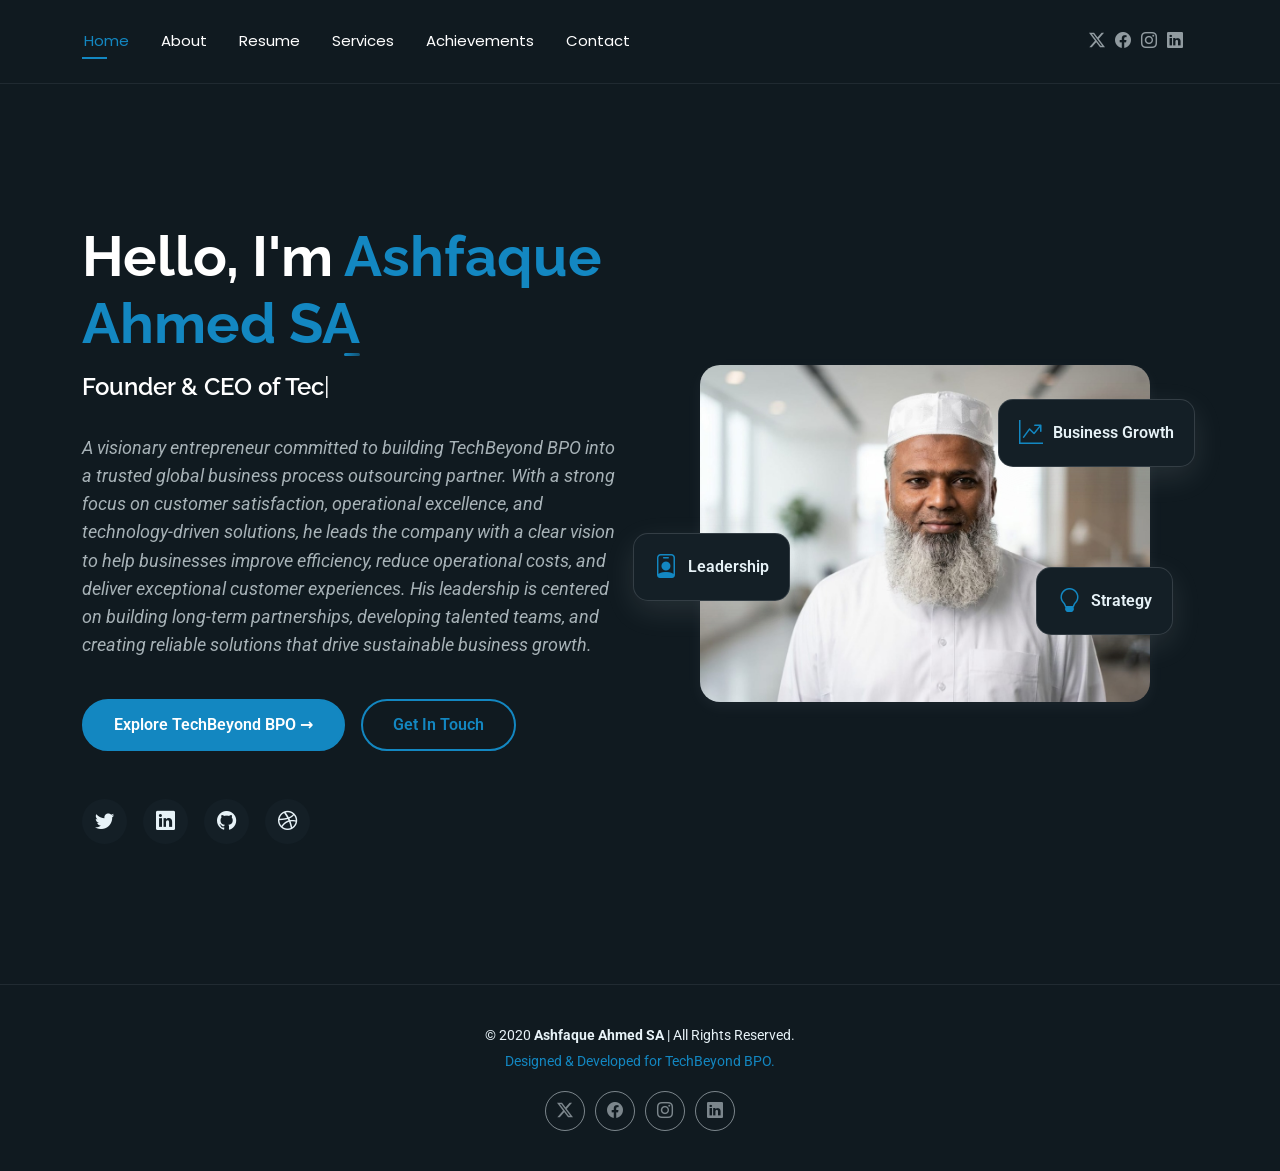
<file: index.html>
<!DOCTYPE html>
<html lang="en">

<head>
  <meta charset="utf-8">
  <meta content="width=device-width, initial-scale=1.0" name="viewport">
  <title>Index - FolioOne Bootstrap Template</title>
  <meta name="description" content="">
  <meta name="keywords" content="">

  <!-- Favicons -->
  <link href="assets/img/favicon.png" rel="icon">
  <link href="assets/img/apple-touch-icon.png" rel="apple-touch-icon">

  <!-- Fonts -->
  <link href="https://fonts.googleapis.com" rel="preconnect">
  <link href="https://fonts.gstatic.com" rel="preconnect" crossorigin>
  <link href="https://fonts.googleapis.com/css2?family=Roboto:ital,wght@0,100;0,300;0,400;0,500;0,700;0,900;1,100;1,300;1,400;1,500;1,700;1,900&family=Poppins:ital,wght@0,100;0,200;0,300;0,400;0,500;0,600;0,700;0,800;0,900;1,100;1,200;1,300;1,400;1,500;1,600;1,700;1,800;1,900&family=Raleway:ital,wght@0,100;0,200;0,300;0,400;0,500;0,600;0,700;0,800;0,900;1,100;1,200;1,300;1,400;1,500;1,600;1,700;1,800;1,900&display=swap" rel="stylesheet">

  <!-- Vendor CSS Files -->
  <link href="assets/vendor/bootstrap/css/bootstrap.min.css" rel="stylesheet">
  <link href="assets/vendor/bootstrap-icons/bootstrap-icons.css" rel="stylesheet">
  <link href="assets/vendor/aos/aos.css" rel="stylesheet">
  <link href="assets/vendor/swiper/swiper-bundle.min.css" rel="stylesheet">
  <link href="assets/vendor/glightbox/css/glightbox.min.css" rel="stylesheet">

  <!-- Main CSS File -->
  <link href="assets/css/main.css" rel="stylesheet">

  <!-- =======================================================
  * Template Name: FolioOne
  * Template URL: https://bootstrapmade.com/folioone-bootstrap-portfolio-website-template/
  * Updated: Aug 23 2025 with Bootstrap v5.3.7
  * Author: BootstrapMade.com
  * License: https://bootstrapmade.com/license/
  ======================================================== -->
</head>

<body class="index-page">

  <header id="header" class="header d-flex align-items-center light-background sticky-top">
    <div class="container position-relative d-flex align-items-center justify-content-between">

      <!-- <a href="index.html" class="logo d-flex align-items-center me-auto me-xl-0">
      <img src="assets/img/logo.webp" alt="">
      <h1 class="sitename">FolioOne</h1> 
    </a> -->

      <nav id="navmenu" class="navmenu">
        <ul>
          <li><a href="index.html" class="active">Home</a></li>
          <li><a href="about.html">About</a></li>
          <li><a href="resume.html">Resume</a></li>
          <li><a href="services.html">Services</a></li>
          <li><a href="achievements.html">Achievements</a></li>
          <li><a href="contact.html">Contact</a></li>
        </ul>
        <i class="mobile-nav-toggle d-xl-none bi bi-list"></i>
      </nav>

      <div class="header-social-links">
        <a href="#" class="twitter"><i class="bi bi-twitter-x"></i></a>
        <a href="#" class="facebook"><i class="bi bi-facebook"></i></a>
        <a href="#" class="instagram"><i class="bi bi-instagram"></i></a>
        <a href="#" class="linkedin"><i class="bi bi-linkedin"></i></a>
      </div>

    </div>
  </header>

  <main class="main">

    <!-- Hero Section -->
    <section id="hero" class="hero section">

      <div class="container" data-aos="fade-up" data-aos-delay="100">

        <div class="row gy-4 align-items-center">
          <div class="col-lg-6 order-2 order-lg-1">
            <div class="hero-content">
              <h1 data-aos="fade-up" data-aos-delay="200">Hello, I'm <span class="highlight">Ashfaque Ahmed SA</span></h1>
              <h2 data-aos="fade-up" data-aos-delay="300"><span class="typed" data-typed-items="Founder &amp; CEO of TechBeyond BPO"></span></h2>
              <p data-aos="fade-up" data-aos-delay="400"><i>A visionary entrepreneur committed to building TechBeyond BPO into a trusted global business process outsourcing partner. With a strong focus on customer satisfaction, operational excellence, and technology-driven solutions, he leads the company with a clear vision to help businesses improve efficiency, reduce operational costs, and deliver exceptional customer experiences. His leadership is centered on building long-term partnerships, developing talented teams, and creating reliable solutions that drive sustainable business growth.</i></p>
              <div class="hero-actions" data-aos="fade-up" data-aos-delay="500">
                <a href="https://www.techbeyondbpo.com" target="_blank" rel="noopener" class="btn btn-primary">Explore TechBeyond BPO →</a>
                <a href="contact.html" class="btn btn-outline">Get In Touch</a>
              </div>
              <div class="social-links" data-aos="fade-up" data-aos-delay="600">
                <a href="#"><i class="bi bi-twitter"></i></a>
                <a href="#"><i class="bi bi-linkedin"></i></a>
                <a href="#"><i class="bi bi-github"></i></a>
                <a href="#"><i class="bi bi-dribbble"></i></a>
              </div>
            </div>
          </div>
          <div class="col-lg-6 order-1 order-lg-2">
            <div class="hero-image" data-aos="zoom-in" data-aos-delay="300">
              <div class="image-wrapper">
                <img src="assets/img/profile/ashfaque-ahmed.jpg" alt="Ashfaque Ahmed SA" class="img-fluid">
                <div class="floating-elements">
                  <div class="floating-card design" data-aos="fade-left" data-aos-delay="700">
                    <i class="bi bi-graph-up-arrow"></i>
                    <span>Business Growth</span>
                  </div>
                  <div class="floating-card code" data-aos="fade-right" data-aos-delay="800">
                    <i class="bi bi-person-badge"></i>
                    <span>Leadership</span>
                  </div>
                  <div class="floating-card creativity" data-aos="fade-up" data-aos-delay="900">
                    <i class="bi bi-lightbulb"></i>
                    <span>Strategy</span>
                  </div>
                </div>
              </div>
            </div>
          </div>
        </div>

      </div>

    </section><!-- /Hero Section -->

  </main>

  <footer id="footer" class="footer">
    <div class="container">
      <div class="copyright text-center">
        <p>© 2020 <strong>Ashfaque Ahmed SA</strong> | All Rights Reserved.</p>
        <p class="credits" style="margin-top: 5px; font-size: 0.85rem; color: var(--nav-hover-color, #a2a2a2);">Designed & Developed for TechBeyond BPO.</p>
      </div>
      <div class="social-links d-flex justify-content-center">
        <a href=""><i class="bi bi-twitter-x"></i></a>
        <a href=""><i class="bi bi-facebook"></i></a>
        <a href=""><i class="bi bi-instagram"></i></a>
        <a href=""><i class="bi bi-linkedin"></i></a>
      </div>
    </div>
  </footer>

  <!-- Scroll Top -->
  <a href="#" id="scroll-top" class="scroll-top d-flex align-items-center justify-content-center"><i class="bi bi-arrow-up-short"></i></a>

  <!-- Preloader -->
  <div id="preloader"></div>

  <!-- Vendor JS Files -->
  <script src="assets/vendor/bootstrap/js/bootstrap.bundle.min.js"></script>
  <script src="assets/vendor/php-email-form/validate.js"></script>
  <script src="assets/vendor/aos/aos.js"></script>
  <script src="assets/vendor/typed.js/typed.umd.js"></script>
  <script src="assets/vendor/waypoints/noframework.waypoints.js"></script>
  <script src="assets/vendor/purecounter/purecounter_vanilla.js"></script>
  <script src="assets/vendor/swiper/swiper-bundle.min.js"></script>
  <script src="assets/vendor/imagesloaded/imagesloaded.pkgd.min.js"></script>
  <script src="assets/vendor/isotope-layout/isotope.pkgd.min.js"></script>
  <script src="assets/vendor/glightbox/js/glightbox.min.js"></script>

  <!-- Main JS File -->
  <script src="assets/js/main.js"></script>

</body>

</html>
</file>
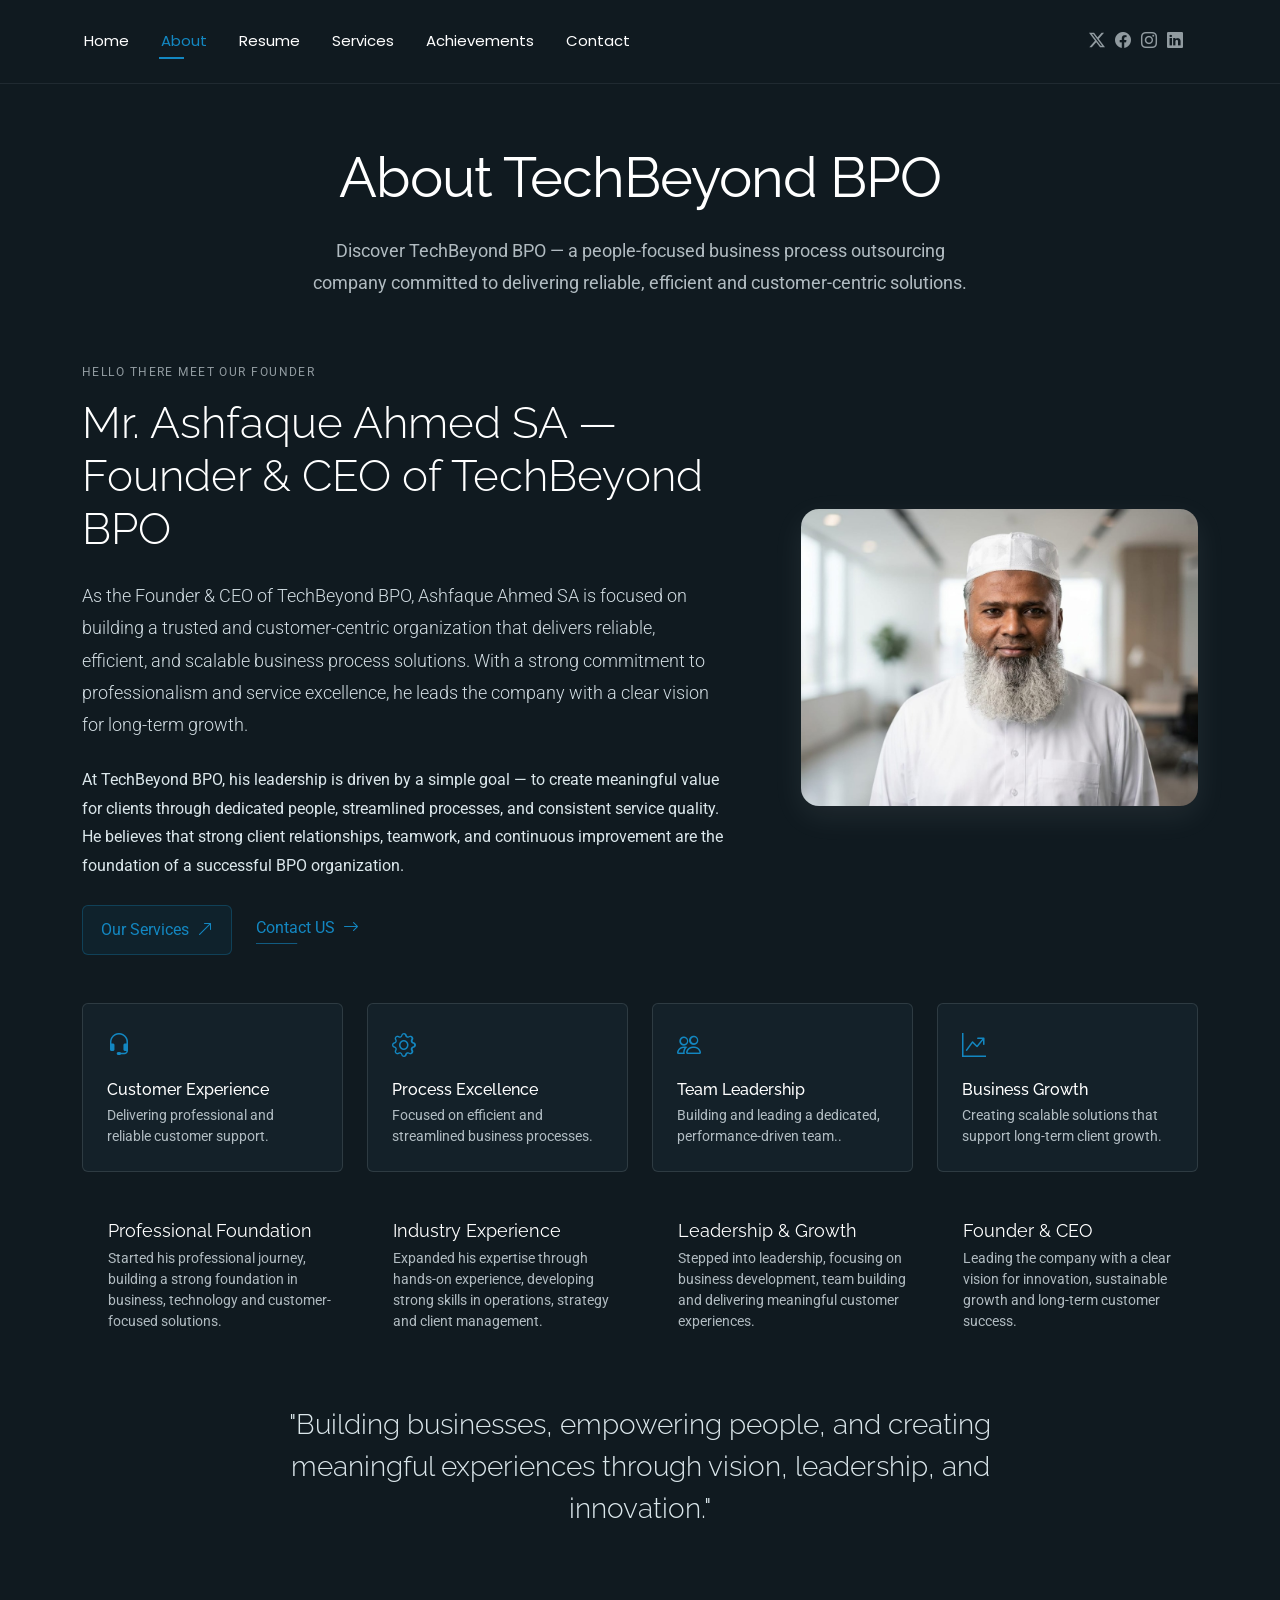
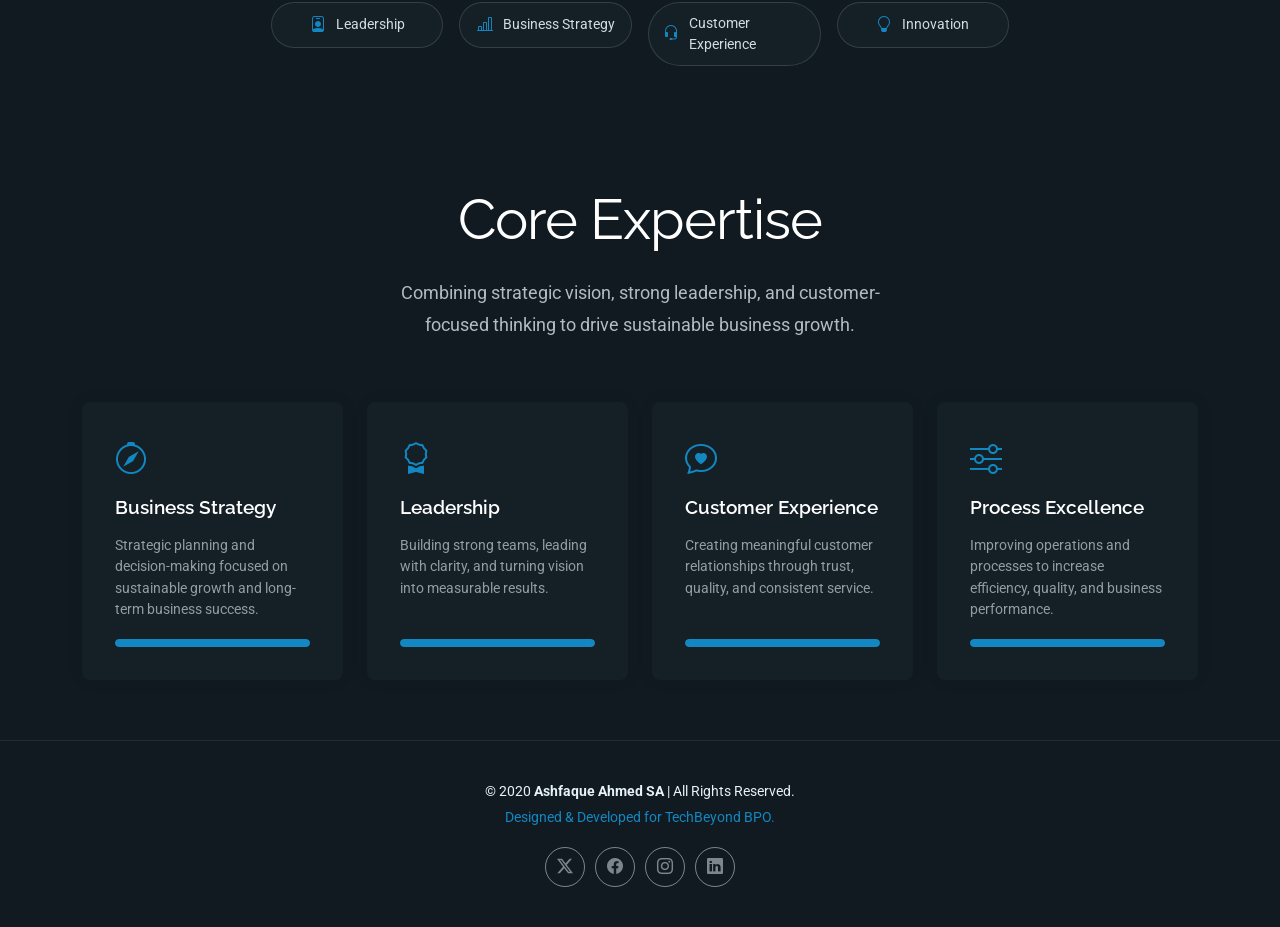
<file: about.html>
<!DOCTYPE html>
<html lang="en">

<head>
  <meta charset="utf-8">
  <meta content="width=device-width, initial-scale=1.0" name="viewport">
  <title>About - FolioOne Bootstrap Template</title>
  <meta name="description" content="">
  <meta name="keywords" content="">

  <!-- Favicons -->
  <link href="assets/img/favicon.png" rel="icon">
  <link href="assets/img/apple-touch-icon.png" rel="apple-touch-icon">

  <!-- Fonts -->
  <link href="https://fonts.googleapis.com" rel="preconnect">
  <link href="https://fonts.gstatic.com" rel="preconnect" crossorigin>
  <link href="https://fonts.googleapis.com/css2?family=Roboto:ital,wght@0,100;0,300;0,400;0,500;0,700;0,900;1,100;1,300;1,400;1,500;1,700;1,900&family=Poppins:ital,wght@0,100;0,200;0,300;0,400;0,500;0,600;0,700;0,800;0,900;1,100;1,200;1,300;1,400;1,500;1,600;1,700;1,800;1,900&family=Raleway:ital,wght@0,100;0,200;0,300;0,400;0,500;0,600;0,700;0,800;0,900;1,100;1,200;1,300;1,400;1,500;1,600;1,700;1,800;1,900&display=swap" rel="stylesheet">

  <!-- Vendor CSS Files -->
  <link href="assets/vendor/bootstrap/css/bootstrap.min.css" rel="stylesheet">
  <link href="assets/vendor/bootstrap-icons/bootstrap-icons.css" rel="stylesheet">
  <link href="assets/vendor/aos/aos.css" rel="stylesheet">
  <link href="assets/vendor/swiper/swiper-bundle.min.css" rel="stylesheet">
  <link href="assets/vendor/glightbox/css/glightbox.min.css" rel="stylesheet">

  <!-- Main CSS File -->
  <link href="assets/css/main.css" rel="stylesheet">

  <!-- =======================================================
  * Template Name: FolioOne
  * Template URL: https://bootstrapmade.com/folioone-bootstrap-portfolio-website-template/
  * Updated: Aug 23 2025 with Bootstrap v5.3.7
  * Author: BootstrapMade.com
  * License: https://bootstrapmade.com/license/
  ======================================================== -->
</head>

<body class="about-page">

  <header id="header" class="header d-flex align-items-center light-background sticky-top">
    <div class="container position-relative d-flex align-items-center justify-content-between">

      <!-- <a href="index.html" class="logo d-flex align-items-center me-auto me-xl-0">
      <img src="assets/img/logo.webp" alt="">
      <h1 class="sitename">FolioOne</h1> 
    </a> -->

      <nav id="navmenu" class="navmenu">
        <ul>
          <li><a href="index.html">Home</a></li>
          <li><a href="about.html" class="active">About</a></li>
          <li><a href="resume.html">Resume</a></li>
          <li><a href="services.html">Services</a></li>
          <li><a href="achievements.html">Achievements</a></li>
          <li><a href="contact.html">Contact</a></li>
        </ul>
        <i class="mobile-nav-toggle d-xl-none bi bi-list"></i>
      </nav>

      <div class="header-social-links">
        <a href="#" class="twitter"><i class="bi bi-twitter-x"></i></a>
        <a href="#" class="facebook"><i class="bi bi-facebook"></i></a>
        <a href="#" class="instagram"><i class="bi bi-instagram"></i></a>
        <a href="#" class="linkedin"><i class="bi bi-linkedin"></i></a>
      </div>

    </div>
  </header>

  <main class="main">

    <!-- About Section -->
    <section id="about" class="about section">

      <!-- Section Title -->
      <div class="container section-title" data-aos="fade-up">
        <h2>About TechBeyond BPO</h2>
        <p>Discover TechBeyond BPO — a people-focused business process outsourcing company committed to delivering reliable, efficient and customer-centric solutions.</p>
      </div><!-- End Section Title -->

      <div class="container" data-aos="fade-up" data-aos-delay="100">

        <!-- Intro + Photo -->
        <div class="row align-items-center justify-content-between gy-5 mb-5">
          <div class="col-lg-7" data-aos="fade-right" data-aos-delay="150">
            <div class="intro-content">
              <span class="eyebrow">Hello there MEET OUR FOUNDER</span>
              <h2 class="headline">Mr. Ashfaque Ahmed SA — Founder & CEO of TechBeyond BPO</h2>
              <p class="lead">
                As the Founder & CEO of TechBeyond BPO, Ashfaque Ahmed SA is focused on building a trusted and customer-centric organization that delivers reliable, efficient, and scalable business process solutions. With a strong commitment to professionalism and service excellence, he leads the company with a clear vision for long-term growth.
              </p>
              <p>
                At TechBeyond BPO, his leadership is driven by a simple goal — to create meaningful value for clients through dedicated people, streamlined processes, and consistent service quality. He believes that strong client relationships, teamwork, and continuous improvement are the foundation of a successful BPO organization.
              </p>

              <div class="cta-group">
                <a href="services.html" class="btn-ghost">
                  Our Services <i class="bi bi-arrow-up-right"></i>
                </a>
                <a href="contact.html" class="link-underline">
                  Contact US <i class="bi bi-arrow-right"></i>
                </a>
              </div>
            </div>
          </div>

          <div class="col-lg-5" data-aos="zoom-in" data-aos-delay="250">
            <figure class="profile-figure text-center text-lg-end">
              <img src="assets/img/profile/ashfaque-ahmed.jpg" alt="Ashfaque Ahmed SA" class="img-fluid profile-photo">
            </figure>
          </div>
        </div>
        <!-- End Intro + Photo -->

        <!-- Skills Grid -->
        <div class="mb-5">
          <div class="row g-4">
            <div class="col-6 col-md-4 col-lg-3" data-aos="fade-up" data-aos-delay="120">
              <div class="skill-item">
                <i class="bi bi-headset"></i>
                <h3>Customer Experience</h3>
                <p>Delivering professional and reliable customer support.</p>
              </div>
            </div>
            <div class="col-6 col-md-4 col-lg-3" data-aos="fade-up" data-aos-delay="180">
              <div class="skill-item">
                <i class="bi bi-gear"></i>
                <h3>Process Excellence</h3>
                <p>Focused on efficient and streamlined business processes.</p>
              </div>
            </div>
            <div class="col-6 col-md-4 col-lg-3" data-aos="fade-up" data-aos-delay="240">
              <div class="skill-item">
                <i class="bi bi-people"></i>
                <h3>Team Leadership</h3>
                <p>Building and leading a dedicated, performance-driven team..</p>
              </div>
            </div>
            <div class="col-6 col-md-4 col-lg-3" data-aos="fade-up" data-aos-delay="300">
              <div class="skill-item">
                <i class="bi bi-graph-up-arrow"></i>
                <h3>Business Growth</h3>
                <p>Creating scalable solutions that support long-term client growth.</p>
              </div>
            </div>
          </div>
        </div>
        <!-- End Skills Grid -->

        <!-- Journey Timeline -->
        <div class="mb-5">
          <div class="row g-4">
            <div class="col-md-6 col-lg-3" data-aos="fade-up" data-aos-delay="120">
              <article class="timeline-item">
                <h4>Professional Foundation</h4>
                <p>Started his professional journey, building a strong foundation in business, technology and customer-focused solutions.</p>
              </article>
            </div>
            <div class="col-md-6 col-lg-3" data-aos="fade-up" data-aos-delay="180">
              <article class="timeline-item">
                <h4>Industry Experience</h4>
                <p>Expanded his expertise through hands-on experience, developing strong skills in operations, strategy and client management.</p>
              </article>
            </div>
            <div class="col-md-6 col-lg-3" data-aos="fade-up" data-aos-delay="240">
              <article class="timeline-item">
                <h4> Leadership & Growth</h4>
                <p>Stepped into leadership, focusing on business development, team building and delivering meaningful customer experiences.</p>
              </article>
            </div>
            <div class="col-md-6 col-lg-3" data-aos="fade-up" data-aos-delay="300">
              <article class="timeline-item">
                <h4>Founder & CEO</h4>
                <p>Leading the company with a clear vision for innovation, sustainable growth and long-term customer success.</p>
              </article>
            </div>
          </div>
        </div>
        <!-- End Journey Timeline -->

        <!-- Quote -->
        <blockquote class="personal-quote text-center mb-5" data-aos="fade-down" data-aos-delay="200">
          <p>"Building businesses, empowering people, and creating meaningful experiences through vision, leadership, and innovation."</p>
        </blockquote>
        <!-- End Quote -->

        <!-- Fun Facts -->
        <div class="row g-3 justify-content-center">
          <div class="col-6 col-md-3 col-lg-2" data-aos="zoom-in" data-aos-delay="120">
            <div class="fact-pill">
              <i class="bi bi-person-badge"></i>
              <span>Leadership</span>
            </div>
          </div>
          <div class="col-6 col-md-3 col-lg-2" data-aos="zoom-in" data-aos-delay="160">
            <div class="fact-pill">
              <i class="bi bi-bar-chart-line"></i>
              <span>Business Strategy</span>
            </div>
          </div>
          <div class="col-6 col-md-3 col-lg-2" data-aos="zoom-in" data-aos-delay="200">
            <div class="fact-pill">
              <i class="bi bi-headset"></i>
              <span>Customer Experience</span>
            </div>
          </div>
          <div class="col-6 col-md-3 col-lg-2" data-aos="zoom-in" data-aos-delay="240">
            <div class="fact-pill">
              <i class="bi bi-lightbulb"></i>
              <span>Innovation</span>
            </div>
          </div>
        </div>
        <!-- End Fun Facts -->

      </div>

    </section><!-- /About Section -->

    <!-- Skills Section -->
    <section id="skills" class="skills section">

      <!-- Section Title -->
      <div class="container section-title" data-aos="fade-up">
        <h2>Core Expertise</h2>
        <p>Combining strategic vision, strong leadership, and customer-focused thinking to drive sustainable business growth.</p>
      </div><!-- End Section Title -->

      <div class="container" data-aos="fade-up" data-aos-delay="100">

        <div class="row g-4 skills-animation">

          <div class="col-md-6 col-lg-3" data-aos="fade-up" data-aos-delay="100">
            <div class="skill-box">
              <i class="bi bi-compass" style="font-size: 2rem; color: var(--accent-color); margin-bottom: 0.8rem; display: block;"></i>
              <h3>Business Strategy</h3>
              <p>Strategic planning and decision-making focused on sustainable growth and long-term business success.</p>
              <div class="progress">
                <div class="progress-bar" role="progressbar" aria-valuenow="100" aria-valuemin="0" aria-valuemax="100"></div>
              </div>
            </div>
          </div>

          <div class="col-md-6 col-lg-3" data-aos="fade-up" data-aos-delay="200">
            <div class="skill-box">
              <i class="bi bi-award" style="font-size: 2rem; color: var(--accent-color); margin-bottom: 0.8rem; display: block;"></i>
              <h3>Leadership</h3>
              <p>Building strong teams, leading with clarity, and turning vision into measurable results.</p>
              <div class="progress">
                <div class="progress-bar" role="progressbar" aria-valuenow="100" aria-valuemin="0" aria-valuemax="100"></div>
              </div>
            </div>
          </div>

          <div class="col-md-6 col-lg-3" data-aos="fade-up" data-aos-delay="300">
            <div class="skill-box">
              <i class="bi bi-chat-heart" style="font-size: 2rem; color: var(--accent-color); margin-bottom: 0.8rem; display: block;"></i>
              <h3>Customer Experience</h3>
              <p>Creating meaningful customer relationships through trust, quality, and consistent service.</p>
              <div class="progress">
                <div class="progress-bar" role="progressbar" aria-valuenow="100" aria-valuemin="0" aria-valuemax="100"></div>
              </div>
            </div>
          </div>

          <div class="col-md-6 col-lg-3" data-aos="fade-up" data-aos-delay="400">
            <div class="skill-box">
              <i class="bi bi-sliders" style="font-size: 2rem; color: var(--accent-color); margin-bottom: 0.8rem; display: block;"></i>
              <h3>Process Excellence</h3>
              <p>Improving operations and processes to increase efficiency, quality, and business performance.</p>
              <div class="progress">
                <div class="progress-bar" role="progressbar" aria-valuenow="100" aria-valuemin="0" aria-valuemax="100">
                </div>
              </div>
            </div>
          </div>

        </div>

      </div>

    </section><!-- /Skills Section -->

    <!-- Stats Section -->
    <!-- Stats Section (Hidden for now)
    <section id="stats" class="stats section dark-background">

      <div class="container" data-aos="fade-up" data-aos-delay="100">

        <div class="row align-items-center">
          <div class="col-lg-4" data-aos="fade-up" data-aos-delay="200">
            <div class="avatars d-flex align-items-center">
              <img src="assets/img/person/person-m-2.webp" alt="Avatar 1" class="rounded-circle" loading="lazy">
              <img src="assets/img/person/person-m-3.webp" alt="Avatar 2" class="rounded-circle" loading="lazy">
              <img src="assets/img/person/person-f-5.webp" alt="Avatar 3" class="rounded-circle" loading="lazy">
              <img src="assets/img/person/person-m-5.webp" alt="Avatar 4" class="rounded-circle" loading="lazy">
            </div>
          </div>

          <div class="col-lg-8">
            <div class="row counters">
              <div class="col-md-4" data-aos="fade-up" data-aos-delay="300">
                <h2><span data-purecounter-start="0" data-purecounter-end="15" data-purecounter-duration="1" class="purecounter"></span>+</h2>
                <p>Years of Experience</p>
              </div>

              <div class="col-md-4" data-aos="fade-up" data-aos-delay="400">
                <h2><span data-purecounter-start="0" data-purecounter-end="25" data-purecounter-duration="1" class="purecounter"></span>+</h2>
                <p>Projects Deliverd</p>
              </div>

              <div class="col-md-4" data-aos="fade-up" data-aos-delay="500">
                <h2><span data-purecounter-start="0" data-purecounter-end="10" data-purecounter-duration="1" class="purecounter"></span>+</h2>
                <p>Buisness Partnerships</p>
              </div>
            </div>
          </div>
        </div>
      </div>

    </section>
    -->

    <!-- Testimonials Section (Hidden for now)
    <section id="testimonials" class="testimonials section">

      <div class="container section-title" data-aos="fade-up">
        <h2>Client Testimonials</h2>
        <p>What clients and business partners say about working with us.</p>
      </div>

      <div class="container" data-aos="fade-up" data-aos-delay="100">

        <div class="swiper init-swiper">
          <script type="application/json" class="swiper-config">
            {
              "loop": true,
              "speed": 600,
              "autoplay": {
                "delay": 5000
              },
              "slidesPerView": "auto",
              "pagination": {
                "el": ".swiper-pagination",
                "type": "bullets",
                "clickable": true
              }
            }
          </script>
          <div class="swiper-wrapper">

            <div class="swiper-slide">
              <div class="testimonial-item">
                <div class="row gy-4 justify-content-center">
                  <div class="col-lg-6">
                    <div class="testimonial-content">
                      <p>
                        <i class="bi bi-quote quote-icon-left"></i>
                        <span>Proin iaculis purus consequat sem cure digni ssim donec porttitora entum suscipit rhoncus. Accusantium quam, ultricies eget id, aliquam eget nibh et. Maecen aliquam, risus at semper.</span>
                        <i class="bi bi-quote quote-icon-right"></i>
                      </p>
                      <h3>Saul Goodman</h3>
                      <h4>Ceo &amp; Founder</h4>
                      <div class="stars">
                        <i class="bi bi-star-fill"></i><i class="bi bi-star-fill"></i><i class="bi bi-star-fill"></i><i class="bi bi-star-fill"></i><i class="bi bi-star-fill"></i>
                      </div>
                    </div>
                  </div>
                  <div class="col-lg-2 text-center">
                    <img src="assets/img/person/person-m-9.webp" class="img-fluid testimonial-img" alt="">
                  </div>
                </div>
              </div>
            </div>

            <div class="swiper-slide">
              <div class="testimonial-item">
                <div class="row gy-4 justify-content-center">
                  <div class="col-lg-6">
                    <div class="testimonial-content">
                      <p>
                        <i class="bi bi-quote quote-icon-left"></i>
                        <span>Export tempor illum tamen malis malis eram quae irure esse labore quem cillum quid cillum eram malis quorum velit fore eram velit sunt aliqua noster fugiat irure amet legam anim culpa.</span>
                        <i class="bi bi-quote quote-icon-right"></i>
                      </p>
                      <h3>Sara Wilsson</h3>
                      <h4>Designer</h4>
                      <div class="stars">
                        <i class="bi bi-star-fill"></i><i class="bi bi-star-fill"></i><i class="bi bi-star-fill"></i><i class="bi bi-star-fill"></i><i class="bi bi-star-fill"></i>
                      </div>
                    </div>
                  </div>
                  <div class="col-lg-2 text-center">
                    <img src="assets/img/person/person-f-5.webp" class="img-fluid testimonial-img" alt="">
                  </div>
                </div>
              </div>
            </div>

            <div class="swiper-slide">
              <div class="testimonial-item">
                <div class="row gy-4 justify-content-center">
                  <div class="col-lg-6">
                    <div class="testimonial-content">
                      <p>
                        <i class="bi bi-quote quote-icon-left"></i>
                        <span>Enim nisi quem export duis labore cillum quae magna enim sint quorum nulla quem veniam duis minim tempor labore quem eram duis noster aute amet eram fore quis sint minim.</span>
                        <i class="bi bi-quote quote-icon-right"></i>
                      </p>
                      <h3>Jena Karlis</h3>
                      <h4>Store Owner</h4>
                      <div class="stars">
                        <i class="bi bi-star-fill"></i><i class="bi bi-star-fill"></i><i class="bi bi-star-fill"></i><i class="bi bi-star-fill"></i><i class="bi bi-star-fill"></i>
                      </div>
                    </div>
                  </div>
                  <div class="col-lg-2 text-center">
                    <img src="assets/img/person/person-f-12.webp" class="img-fluid testimonial-img" alt="">
                  </div>
                </div>
              </div>
            </div>

            <div class="swiper-slide">
              <div class="testimonial-item">
                <div class="row gy-4 justify-content-center">
                  <div class="col-lg-6">
                    <div class="testimonial-content">
                      <p>
                        <i class="bi bi-quote quote-icon-left"></i>
                        <span>Fugiat enim eram quae cillum dolore dolor amet nulla culpa multos export minim fugiat minim velit minim dolor enim duis veniam ipsum anim magna sunt elit fore quem dolore labore illum veniam.</span>
                        <i class="bi bi-quote quote-icon-right"></i>
                      </p>
                      <h3>John Larson</h3>
                      <h4>Entrepreneur</h4>
                      <div class="stars">
                        <i class="bi bi-star-fill"></i><i class="bi bi-star-fill"></i><i class="bi bi-star-fill"></i><i class="bi bi-star-fill"></i><i class="bi bi-star-fill"></i>
                      </div>
                    </div>
                  </div>
                  <div class="col-lg-2 text-center">
                    <img src="assets/img/person/person-m-12.webp" class="img-fluid testimonial-img" alt="">
                  </div>
                </div>
              </div>
            </div>

          </div>
          <div class="swiper-pagination"></div>
        </div>

      </div>

    </section>
    -->

  </main>

  <footer id="footer" class="footer">
    <div class="container">
      <div class="copyright text-center">
        <p>© 2020 <strong>Ashfaque Ahmed SA</strong> | All Rights Reserved.</p>
        <p class="credits" style="margin-top: 5px; font-size: 0.85rem; color: var(--nav-hover-color, #a2a2a2);">Designed & Developed for TechBeyond BPO.</p>
      </div>
      <div class="social-links d-flex justify-content-center">
        <a href=""><i class="bi bi-twitter-x"></i></a>
        <a href=""><i class="bi bi-facebook"></i></a>
        <a href=""><i class="bi bi-instagram"></i></a>
        <a href=""><i class="bi bi-linkedin"></i></a>
      </div>
    </div>
  </footer>

  <!-- Scroll Top -->
  <a href="#" id="scroll-top" class="scroll-top d-flex align-items-center justify-content-center"><i class="bi bi-arrow-up-short"></i></a>

  <!-- Preloader -->
  <div id="preloader"></div>

  <!-- Vendor JS Files -->
  <script src="assets/vendor/bootstrap/js/bootstrap.bundle.min.js"></script>
  <script src="assets/vendor/php-email-form/validate.js"></script>
  <script src="assets/vendor/aos/aos.js"></script>
  <script src="assets/vendor/typed.js/typed.umd.js"></script>
  <script src="assets/vendor/waypoints/noframework.waypoints.js"></script>
  <script src="assets/vendor/purecounter/purecounter_vanilla.js"></script>
  <script src="assets/vendor/swiper/swiper-bundle.min.js"></script>
  <script src="assets/vendor/imagesloaded/imagesloaded.pkgd.min.js"></script>
  <script src="assets/vendor/isotope-layout/isotope.pkgd.min.js"></script>
  <script src="assets/vendor/glightbox/js/glightbox.min.js"></script>

  <!-- Main JS File -->
  <script src="assets/js/main.js"></script>

</body>

</html>
</file>
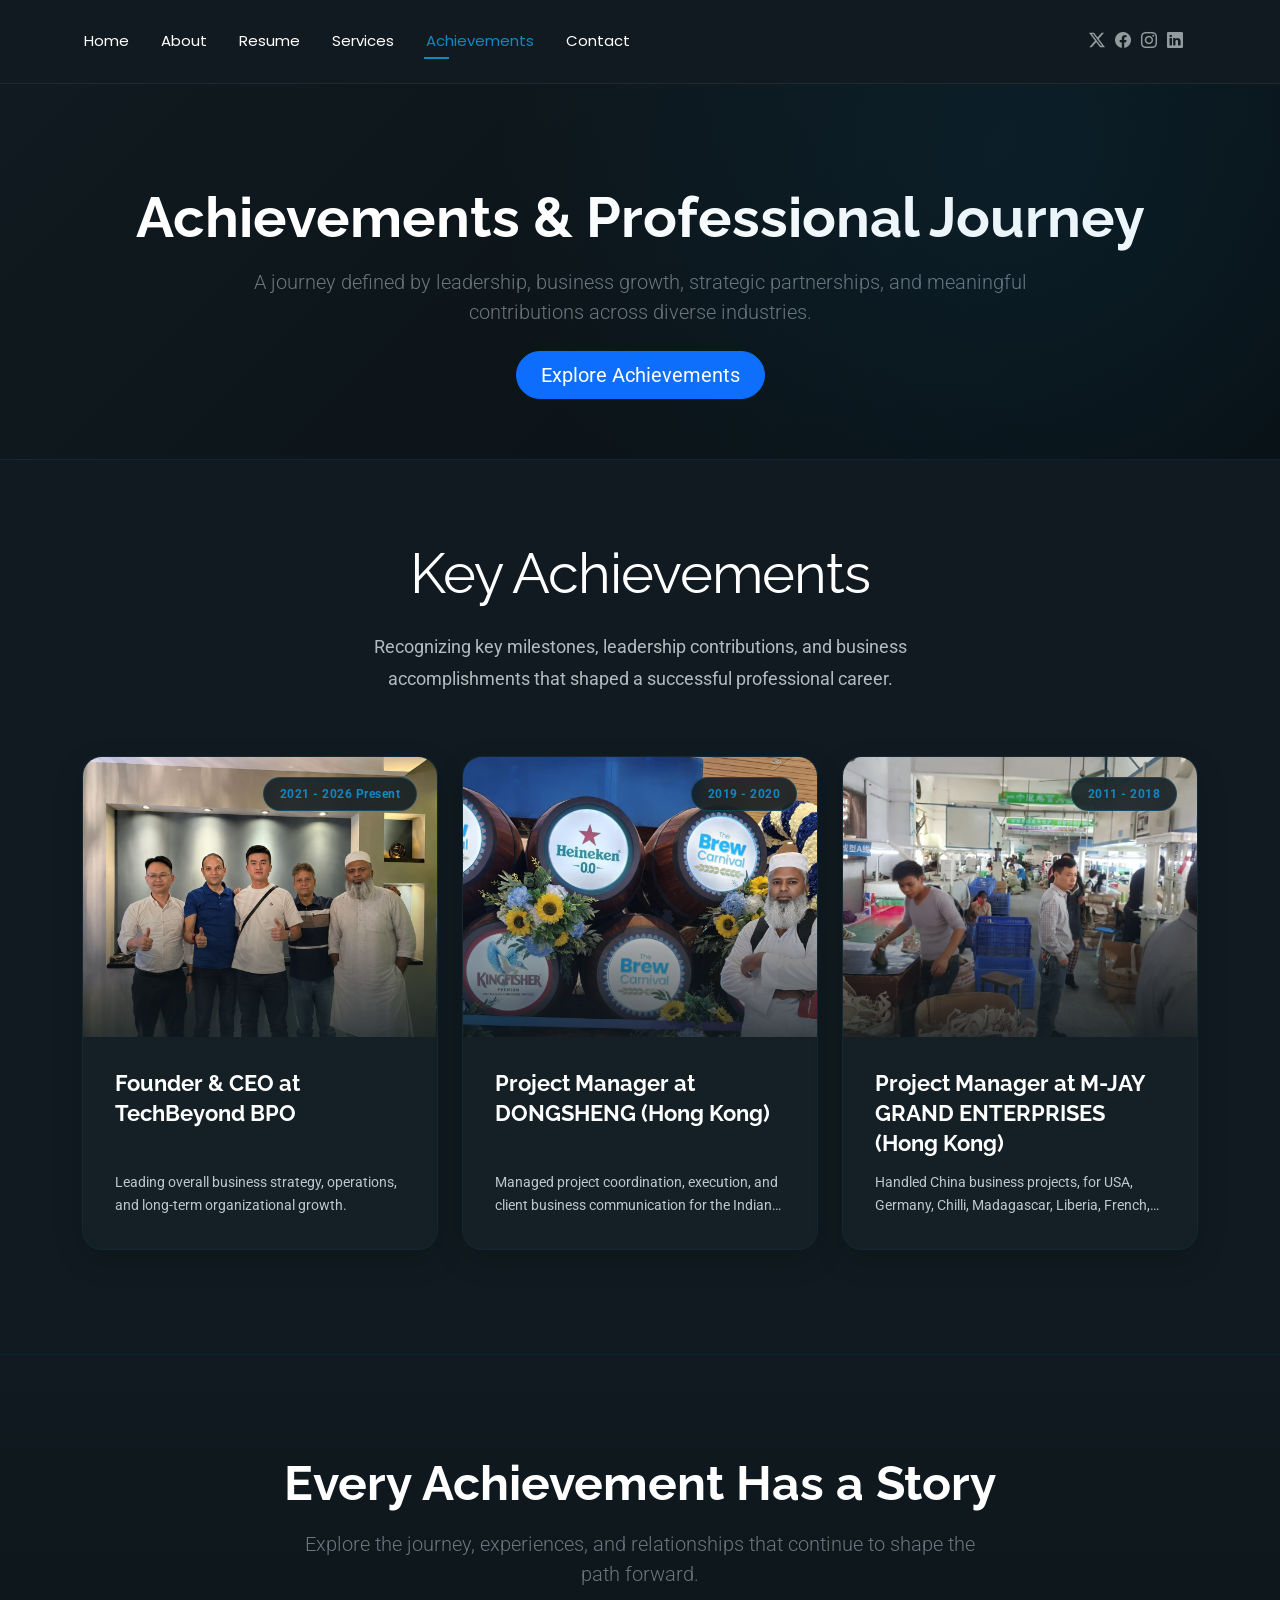
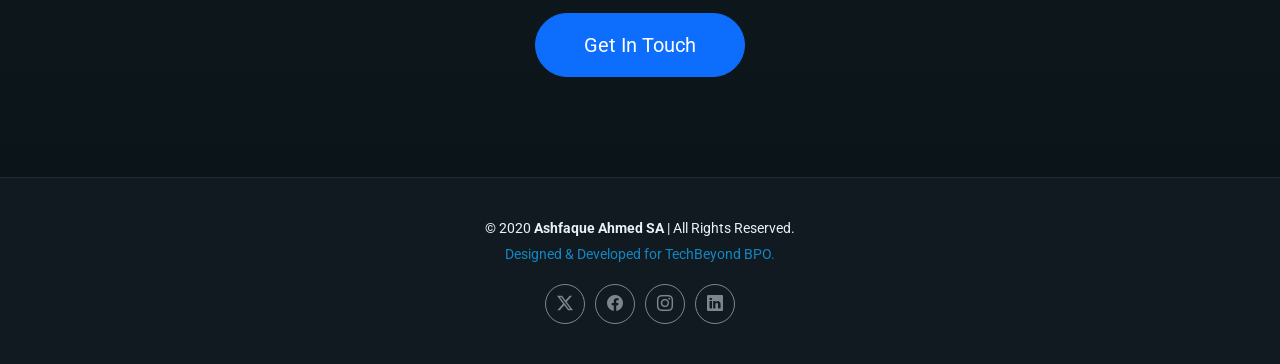
<file: achievements.html>
<!DOCTYPE html>
<html lang="en">

<head>
  <meta charset="utf-8">
  <meta content="width=device-width, initial-scale=1.0" name="viewport">
  <title>Achievements - FolioOne Bootstrap Template</title>
  <meta name="description" content="Achievements and professional journey showing leadership, milestones, and professional relationships.">
  <meta name="keywords" content="Portfolio, Achievements, Leadership, Executive, Career Timeline">

  <!-- Favicons -->
  <link href="assets/img/favicon.png" rel="icon">
  <link href="assets/img/apple-touch-icon.png" rel="apple-touch-icon">

  <!-- Fonts -->
  <link href="https://fonts.googleapis.com" rel="preconnect">
  <link href="https://fonts.gstatic.com" rel="preconnect" crossorigin>
  <link href="https://fonts.googleapis.com/css2?family=Roboto:ital,wght@0,100;0,300;0,400;0,500;0,700;0,900;1,100;1,300;1,400;1,500;1,700;1,900&family=Poppins:ital,wght@0,100;0,200;0,300;0,400;0,500;0,600;0,700;0,800;0,900;1,100;1,200;1,300;1,400;1,500;1,600;1,700;1,800;1,900&family=Raleway:ital,wght@0,100;0,200;0,300;0,400;0,500;0,600;0,700;0,800;0,900;1,100;1,200;1,300;1,400;1,500;1,600;1,700;1,800;1,900&display=swap" rel="stylesheet">

  <!-- Vendor CSS Files -->
  <link href="assets/vendor/bootstrap/css/bootstrap.min.css" rel="stylesheet">
  <link href="assets/vendor/bootstrap-icons/bootstrap-icons.css" rel="stylesheet">
  <link href="assets/vendor/aos/aos.css" rel="stylesheet">
  <link href="assets/vendor/swiper/swiper-bundle.min.css" rel="stylesheet">
  <link href="assets/vendor/glightbox/css/glightbox.min.css" rel="stylesheet">

  <!-- Main CSS File -->
  <link href="assets/css/main.css" rel="stylesheet">
</head>

<body class="achievements-page">

  <header id="header" class="header d-flex align-items-center light-background sticky-top">
    <div class="container position-relative d-flex align-items-center justify-content-between">

      <nav id="navmenu" class="navmenu">
        <ul>
          <li><a href="index.html">Home</a></li>
          <li><a href="about.html">About</a></li>
          <li><a href="resume.html">Resume</a></li>
          <li><a href="services.html">Services</a></li>
          <li><a href="achievements.html" class="active">Achievements</a></li>
          <li><a href="contact.html">Contact</a></li>
        </ul>
        <i class="mobile-nav-toggle d-xl-none bi bi-list"></i>
      </nav>

      <div class="header-social-links">
        <a href="#" class="twitter"><i class="bi bi-twitter-x"></i></a>
        <a href="#" class="facebook"><i class="bi bi-facebook"></i></a>
        <a href="#" class="instagram"><i class="bi bi-instagram"></i></a>
        <a href="#" class="linkedin"><i class="bi bi-linkedin"></i></a>
      </div>

    </div>
  </header>

  <main class="main">

    <!-- Hero Section -->
    <section id="hero" class="achievements-hero d-flex align-items-center">
      <div class="container text-center" data-aos="fade-up" data-aos-delay="100">
        <h1 class="display-4 fw-bold mb-3">Achievements & Professional Journey</h1>
        <p class="lead text-secondary mx-auto" style="max-width: 800px;">
          A journey defined by leadership, business growth, strategic partnerships, and meaningful contributions across diverse industries.
        </p>
        <div class="mt-4">
          <a href="#achievements" class="btn btn-primary btn-lg rounded-pill px-4 py-2">Explore Achievements</a>
        </div>
      </div>
    </section>

    <!-- Premium Achievements Section -->
    <section id="achievements" class="premium-achievements-section">
      <div class="container section-title" data-aos="fade-up">
        <h2>Key Achievements</h2>
        <p>Recognizing key milestones, leadership contributions, and business accomplishments that shaped a successful professional career.</p>
      </div>

      <div class="container">
        <div class="row g-4" id="premium-achievements-container">
          <!-- Dynamically populated premium achievements cards -->
        </div>
      </div>
    </section>

    <!-- Final CTA Section -->
    <section class="achievements-cta d-flex align-items-center justify-content-center">
      <div class="container" data-aos="zoom-in" data-aos-delay="100">
        <h2 class="display-5 fw-bold mb-3">Every Achievement Has a Story</h2>
        <p class="lead text-secondary mx-auto mb-4" style="max-width: 700px;">
          Explore the journey, experiences, and relationships that continue to shape the path forward.
        </p>
        <a href="contact.html" class="btn btn-primary btn-lg rounded-pill px-5 py-3">Get In Touch</a>
      </div>
    </section>

  </main>

  <footer id="footer" class="footer">
    <div class="container">
      <div class="copyright text-center">
        <p>© 2020 <strong>Ashfaque Ahmed SA</strong> | All Rights Reserved.</p>
        <p class="credits" style="margin-top: 5px; font-size: 0.85rem; color: var(--nav-hover-color, #a2a2a2);">Designed & Developed for TechBeyond BPO.</p>
      </div>
      <div class="social-links d-flex justify-content-center">
        <a href=""><i class="bi bi-twitter-x"></i></a>
        <a href=""><i class="bi bi-facebook"></i></a>
        <a href=""><i class="bi bi-instagram"></i></a>
        <a href=""><i class="bi bi-linkedin"></i></a>
      </div>
    </div>
  </footer>

  <!-- Scroll Top -->
  <a href="#" id="scroll-top" class="scroll-top d-flex align-items-center justify-content-center"><i class="bi bi-arrow-up-short"></i></a>

  <!-- Preloader -->
  <div id="preloader"></div>

  <!-- Content Management Structure Data (Centralized JSON configuration) -->
  <script>
    const ACHIEVEMENTS_DATA = {
      // 1. Redesigned Premium Achievements (exactly 3 company roles as requested)
      premiumAchievements: [
        {
          title: "Founder & CEO at TechBeyond BPO",
          desc: "Leading overall business strategy, operations, and long-term organizational growth.",
          year: "2021 - 2026 Present",
          photo: "assets/img/portfolio/portfolio-1.webp"
        },
        {
          title: "Project Manager at DONGSHENG (Hong Kong)",
          desc: "Managed project coordination, execution, and client business communication for the Indian market.",
          year: "2019 - 2020",
          photo: "assets/img/portfolio/portfolio-3.webp"
        },
        {
          title: "Project Manager at M-JAY GRAND ENTERPRISES (Hong Kong)",
          desc: "Handled China business projects, for USA, Germany, Chilli, Madagascar, Liberia, French, UK client's.",
          year: "2011 - 2018",
          photo: "assets/img/portfolio/portfolio-2.webp"
        }
      ]
    };

    document.addEventListener("DOMContentLoaded", () => {
      // 1. Render Premium Achievements
      const premiumContainer = document.getElementById("premium-achievements-container");
      if (premiumContainer) {
        premiumContainer.innerHTML = ACHIEVEMENTS_DATA.premiumAchievements.map((ach, idx) => `
          <div class="col-lg-4 col-md-6 mb-4" data-aos="fade-up" data-aos-delay="${(idx + 1) * 100}">
            <div class="premium-achievement-card">
              <div class="premium-achievement-img-wrapper">
                <span class="premium-achievement-badge">${ach.year}</span>
                <a href="${ach.photo}" class="glightbox" data-gallery="premium-achievements-gallery" data-title="${ach.title}" data-description="${ach.desc}">
                  <img src="${ach.photo}" alt="${ach.title}" class="premium-achievement-img">
                </a>
              </div>
              <div class="premium-achievement-body">
                <h4 class="premium-achievement-title">${ach.title}</h4>
                <p class="premium-achievement-desc">${ach.desc}</p>
              </div>
            </div>
          </div>
        `).join('');

        // Reinitialize GLightbox
        if (window.GLightbox) {
          GLightbox({ selector: '.glightbox' });
        }
      }
    });
  </script>

  <!-- Vendor JS Files -->
  <script src="assets/vendor/bootstrap/js/bootstrap.bundle.min.js"></script>
  <script src="assets/vendor/php-email-form/validate.js"></script>
  <script src="assets/vendor/aos/aos.js"></script>
  <script src="assets/vendor/typed.js/typed.umd.js"></script>
  <script src="assets/vendor/waypoints/noframework.waypoints.js"></script>
  <script src="assets/vendor/purecounter/purecounter_vanilla.js"></script>
  <script src="assets/vendor/swiper/swiper-bundle.min.js"></script>
  <script src="assets/vendor/imagesloaded/imagesloaded.pkgd.min.js"></script>
  <script src="assets/vendor/isotope-layout/isotope.pkgd.min.js"></script>
  <script src="assets/vendor/glightbox/js/glightbox.min.js"></script>

  <!-- Main JS File -->
  <script src="assets/js/main.js"></script>

</body>

</html>
</file>
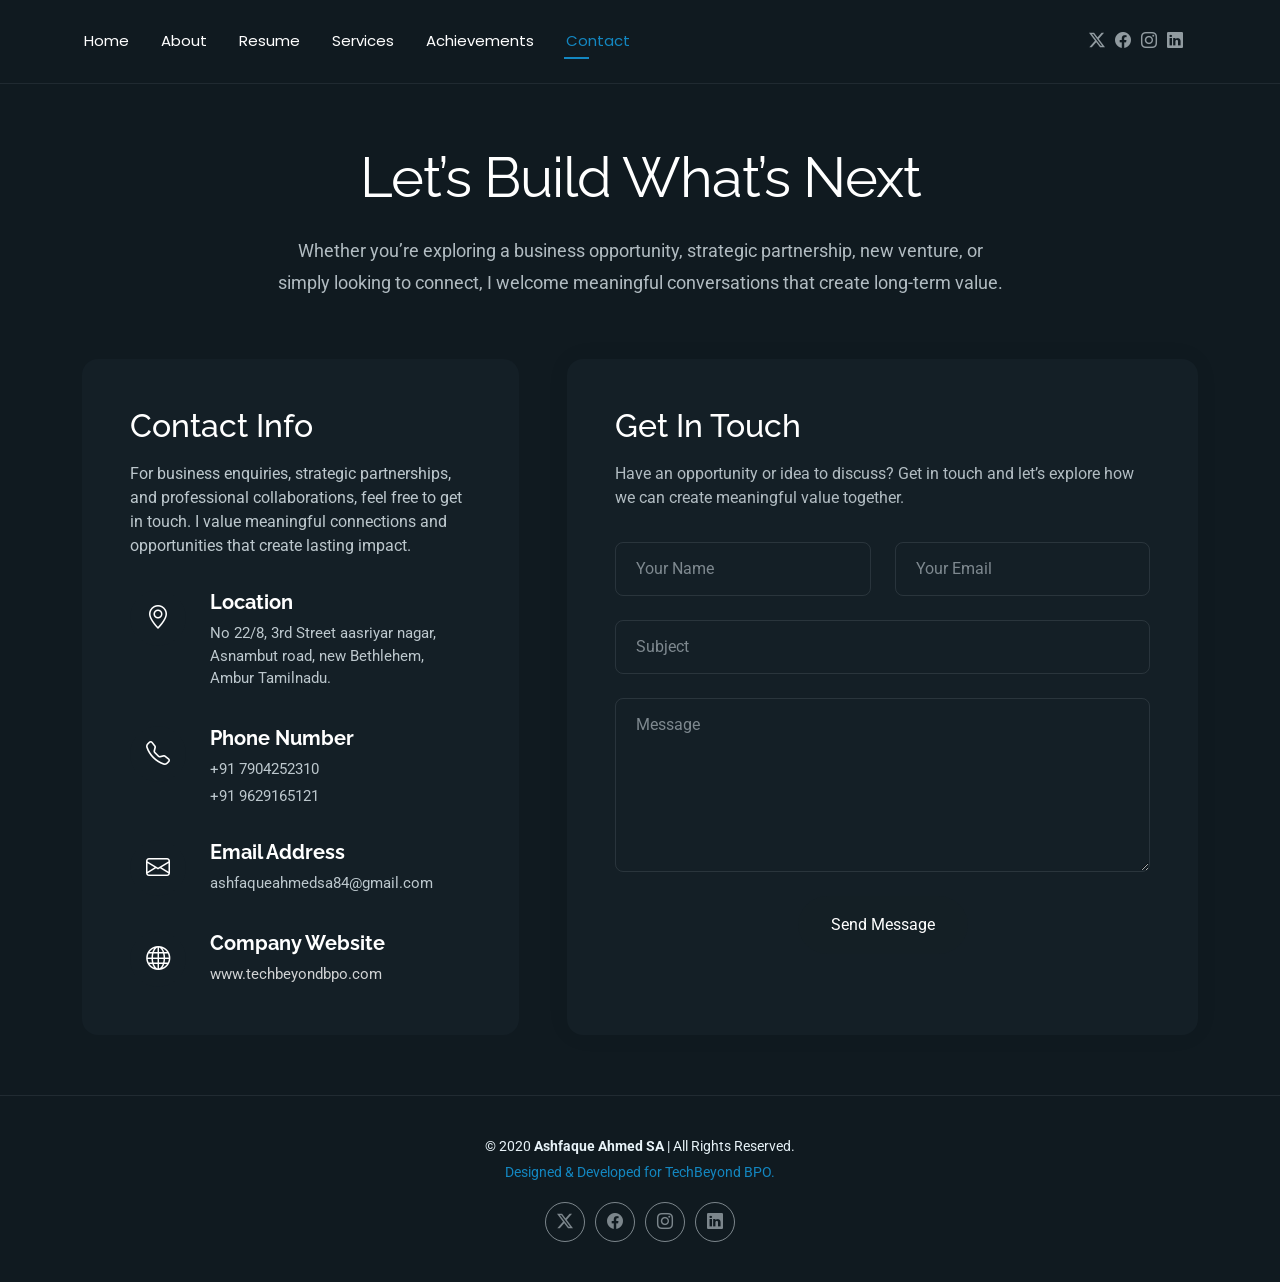
<file: contact.html>
<!DOCTYPE html>
<html lang="en">

<head>
  <meta charset="utf-8">
  <meta content="width=device-width, initial-scale=1.0" name="viewport">
  <title>Contact - FolioOne Bootstrap Template</title>
  <meta name="description" content="">
  <meta name="keywords" content="">

  <!-- Favicons -->
  <link href="assets/img/favicon.png" rel="icon">
  <link href="assets/img/apple-touch-icon.png" rel="apple-touch-icon">

  <!-- Fonts -->
  <link href="https://fonts.googleapis.com" rel="preconnect">
  <link href="https://fonts.gstatic.com" rel="preconnect" crossorigin>
  <link href="https://fonts.googleapis.com/css2?family=Roboto:ital,wght@0,100;0,300;0,400;0,500;0,700;0,900;1,100;1,300;1,400;1,500;1,700;1,900&family=Poppins:ital,wght@0,100;0,200;0,300;0,400;0,500;0,600;0,700;0,800;0,900;1,100;1,200;1,300;1,400;1,500;1,600;1,700;1,800;1,900&family=Raleway:ital,wght@0,100;0,200;0,300;0,400;0,500;0,600;0,700;0,800;0,900;1,100;1,200;1,300;1,400;1,500;1,600;1,700;1,800;1,900&display=swap" rel="stylesheet">

  <!-- Vendor CSS Files -->
  <link href="assets/vendor/bootstrap/css/bootstrap.min.css" rel="stylesheet">
  <link href="assets/vendor/bootstrap-icons/bootstrap-icons.css" rel="stylesheet">
  <link href="assets/vendor/aos/aos.css" rel="stylesheet">
  <link href="assets/vendor/swiper/swiper-bundle.min.css" rel="stylesheet">
  <link href="assets/vendor/glightbox/css/glightbox.min.css" rel="stylesheet">

  <!-- Main CSS File -->
  <link href="assets/css/main.css" rel="stylesheet">

  <!-- =======================================================
  * Template Name: FolioOne
  * Template URL: https://bootstrapmade.com/folioone-bootstrap-portfolio-website-template/
  * Updated: Aug 23 2025 with Bootstrap v5.3.7
  * Author: BootstrapMade.com
  * License: https://bootstrapmade.com/license/
  ======================================================== -->
</head>

<body class="contact-page">

  <header id="header" class="header d-flex align-items-center light-background sticky-top">
    <div class="container position-relative d-flex align-items-center justify-content-between">

      <!-- <a href="index.html" class="logo d-flex align-items-center me-auto me-xl-0">
      <img src="assets/img/logo.webp" alt="">
      <h1 class="sitename">FolioOne</h1> 
    </a> -->

      <nav id="navmenu" class="navmenu">
        <ul>
          <li><a href="index.html">Home</a></li>
          <li><a href="about.html">About</a></li>
          <li><a href="resume.html">Resume</a></li>
          <li><a href="services.html">Services</a></li>
          <li><a href="achievements.html">Achievements</a></li>
          <li><a href="contact.html" class="active">Contact</a></li>
        </ul>
        <i class="mobile-nav-toggle d-xl-none bi bi-list"></i>
      </nav>

      <div class="header-social-links">
        <a href="#" class="twitter"><i class="bi bi-twitter-x"></i></a>
        <a href="#" class="facebook"><i class="bi bi-facebook"></i></a>
        <a href="#" class="instagram"><i class="bi bi-instagram"></i></a>
        <a href="#" class="linkedin"><i class="bi bi-linkedin"></i></a>
      </div>

    </div>
  </header>

  <main class="main">

    <!-- Contact Section -->
    <section id="contact" class="contact section">

      <!-- Section Title -->
      <div class="container section-title" data-aos="fade-up">
        <h2>Let’s Build What’s Next</h2>
        <p>Whether you’re exploring a business opportunity, strategic partnership, new venture, or simply looking to connect, I welcome meaningful conversations that create long-term value.</p>
      </div><!-- End Section Title -->

      <div class="container" data-aos="fade-up" data-aos-delay="100">

        <div class="row g-4 g-lg-5">
          <div class="col-lg-5">
            <div class="info-box" data-aos="fade-up" data-aos-delay="200">
              <h3>Contact Info</h3>
              <p>For business enquiries, strategic partnerships, and professional collaborations, feel free to get in touch. I value meaningful connections and opportunities that create lasting impact.</p>

              <div class="info-item" data-aos="fade-up" data-aos-delay="300">
                <div class="icon-box">
                  <i class="bi bi-geo-alt"></i>
                </div>
                <div class="content">
                  <h4>Location</h4>
                  <p>No 22/8, 3rd Street aasriyar nagar, Asnambut road, new Bethlehem, Ambur Tamilnadu.</p>
                  <p></p>
                </div>
              </div>

              <div class="info-item" data-aos="fade-up" data-aos-delay="400">
                <div class="icon-box">
                  <i class="bi bi-telephone"></i>
                </div>
                <div class="content">
                  <h4>Phone Number</h4>
                  <p>+91 7904252310</p>
                  <p>+91 9629165121</p>
                </div>
              </div>

              <div class="info-item" data-aos="fade-up" data-aos-delay="500">
                <div class="icon-box">
                  <i class="bi bi-envelope"></i>
                </div>
                <div class="content">
                  <h4>Email Address</h4>
                  <p>ashfaqueahmedsa84@gmail.com</p>
                  <p></p>
                </div>
              </div>

              <div class="info-item" data-aos="fade-up" data-aos-delay="600">
                <div class="icon-box">
                  <i class="bi bi-globe"></i>
                </div>
                <div class="content">
                  <h4>Company Website</h4>
                  <p><a href="https://www.techbeyondbpo.com" target="_blank" rel="noopener">www.techbeyondbpo.com</a></p>
                </div>
              </div>
            </div>
          </div>

          <div class="col-lg-7">
            <div class="contact-form" data-aos="fade-up" data-aos-delay="300">
              <h3>Get In Touch</h3>
              <p>Have an opportunity or idea to discuss? Get in touch and let’s explore how we can create meaningful value together.</p>

              <form action="forms/contact.php" method="post" class="php-email-form" data-aos="fade-up" data-aos-delay="200">
                <div class="row gy-4">

                  <div class="col-md-6">
                    <input type="text" name="name" class="form-control" placeholder="Your Name" required="">
                  </div>

                  <div class="col-md-6 ">
                    <input type="email" class="form-control" name="email" placeholder="Your Email" required="">
                  </div>

                  <div class="col-12">
                    <input type="text" class="form-control" name="subject" placeholder="Subject" required="">
                  </div>

                  <div class="col-12">
                    <textarea class="form-control" name="message" rows="6" placeholder="Message" required=""></textarea>
                  </div>

                  <div class="col-12 text-center">
                    <div class="loading">Loading</div>
                    <div class="error-message"></div>
                    <div class="sent-message">Your message has been sent. Thank you!</div>

                    <button type="submit" class="btn">Send Message</button>
                  </div>

                </div>
              </form>

            </div>
          </div>

        </div>

      </div>

    </section><!-- /Contact Section -->

  </main>

  <footer id="footer" class="footer">
    <div class="container">
      <div class="copyright text-center">
        <p>© 2020 <strong>Ashfaque Ahmed SA</strong> | All Rights Reserved.</p>
        <p class="credits" style="margin-top: 5px; font-size: 0.85rem; color: var(--nav-hover-color, #a2a2a2);">Designed & Developed for TechBeyond BPO.</p>
      </div>
      <div class="social-links d-flex justify-content-center">
        <a href=""><i class="bi bi-twitter-x"></i></a>
        <a href=""><i class="bi bi-facebook"></i></a>
        <a href=""><i class="bi bi-instagram"></i></a>
        <a href=""><i class="bi bi-linkedin"></i></a>
      </div>
    </div>
  </footer>

  <!-- Scroll Top -->
  <a href="#" id="scroll-top" class="scroll-top d-flex align-items-center justify-content-center"><i class="bi bi-arrow-up-short"></i></a>

  <!-- Preloader -->
  <div id="preloader"></div>

  <!-- Vendor JS Files -->
  <script src="assets/vendor/bootstrap/js/bootstrap.bundle.min.js"></script>
  <script src="assets/vendor/php-email-form/validate.js"></script>
  <script src="assets/vendor/aos/aos.js"></script>
  <script src="assets/vendor/typed.js/typed.umd.js"></script>
  <script src="assets/vendor/waypoints/noframework.waypoints.js"></script>
  <script src="assets/vendor/purecounter/purecounter_vanilla.js"></script>
  <script src="assets/vendor/swiper/swiper-bundle.min.js"></script>
  <script src="assets/vendor/imagesloaded/imagesloaded.pkgd.min.js"></script>
  <script src="assets/vendor/isotope-layout/isotope.pkgd.min.js"></script>
  <script src="assets/vendor/glightbox/js/glightbox.min.js"></script>

  <!-- Main JS File -->
  <script src="assets/js/main.js"></script>

</body>

</html>
</file>
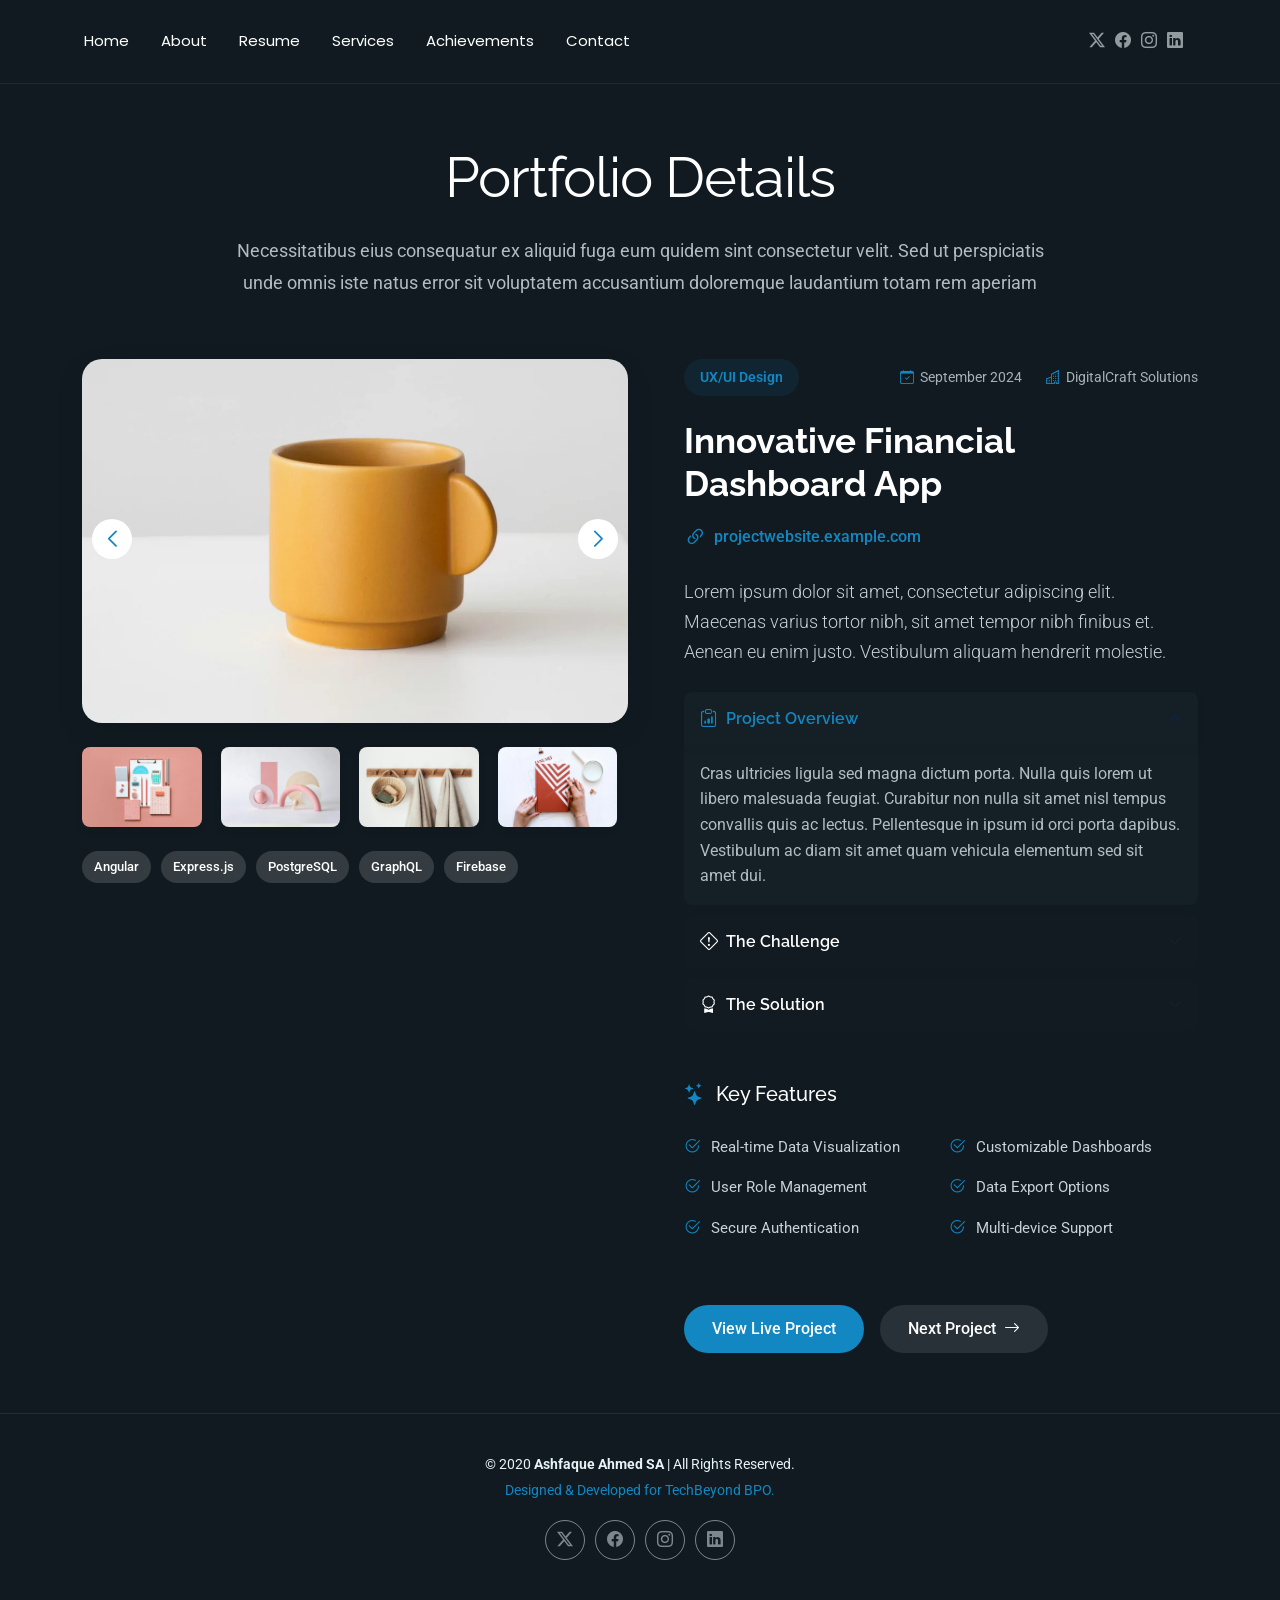
<file: portfolio-details.html>
<!DOCTYPE html>
<html lang="en">

<head>
  <meta charset="utf-8">
  <meta content="width=device-width, initial-scale=1.0" name="viewport">
  <title>Portfolio Details - FolioOne Bootstrap Template</title>
  <meta name="description" content="">
  <meta name="keywords" content="">

  <!-- Favicons -->
  <link href="assets/img/favicon.png" rel="icon">
  <link href="assets/img/apple-touch-icon.png" rel="apple-touch-icon">

  <!-- Fonts -->
  <link href="https://fonts.googleapis.com" rel="preconnect">
  <link href="https://fonts.gstatic.com" rel="preconnect" crossorigin>
  <link href="https://fonts.googleapis.com/css2?family=Roboto:ital,wght@0,100;0,300;0,400;0,500;0,700;0,900;1,100;1,300;1,400;1,500;1,700;1,900&family=Poppins:ital,wght@0,100;0,200;0,300;0,400;0,500;0,600;0,700;0,800;0,900;1,100;1,200;1,300;1,400;1,500;1,600;1,700;1,800;1,900&family=Raleway:ital,wght@0,100;0,200;0,300;0,400;0,500;0,600;0,700;0,800;0,900;1,100;1,200;1,300;1,400;1,500;1,600;1,700;1,800;1,900&display=swap" rel="stylesheet">

  <!-- Vendor CSS Files -->
  <link href="assets/vendor/bootstrap/css/bootstrap.min.css" rel="stylesheet">
  <link href="assets/vendor/bootstrap-icons/bootstrap-icons.css" rel="stylesheet">
  <link href="assets/vendor/aos/aos.css" rel="stylesheet">
  <link href="assets/vendor/swiper/swiper-bundle.min.css" rel="stylesheet">
  <link href="assets/vendor/glightbox/css/glightbox.min.css" rel="stylesheet">

  <!-- Main CSS File -->
  <link href="assets/css/main.css" rel="stylesheet">

  <!-- =======================================================
  * Template Name: FolioOne
  * Template URL: https://bootstrapmade.com/folioone-bootstrap-portfolio-website-template/
  * Updated: Aug 23 2025 with Bootstrap v5.3.7
  * Author: BootstrapMade.com
  * License: https://bootstrapmade.com/license/
  ======================================================== -->
</head>

<body class="portfolio-details-page">

  <header id="header" class="header d-flex align-items-center light-background sticky-top">
    <div class="container position-relative d-flex align-items-center justify-content-between">

      <!-- <a href="index.html" class="logo d-flex align-items-center me-auto me-xl-0">
      <img src="assets/img/logo.webp" alt="">
      <h1 class="sitename">FolioOne</h1> 
    </a> -->

      <nav id="navmenu" class="navmenu">
        <ul>
          <li><a href="index.html">Home</a></li>
          <li><a href="about.html">About</a></li>
          <li><a href="resume.html">Resume</a></li>
          <li><a href="services.html">Services</a></li>
          <li><a href="achievements.html">Achievements</a></li>
          <li><a href="contact.html">Contact</a></li>
        </ul>
        <i class="mobile-nav-toggle d-xl-none bi bi-list"></i>
      </nav>

      <div class="header-social-links">
        <a href="#" class="twitter"><i class="bi bi-twitter-x"></i></a>
        <a href="#" class="facebook"><i class="bi bi-facebook"></i></a>
        <a href="#" class="instagram"><i class="bi bi-instagram"></i></a>
        <a href="#" class="linkedin"><i class="bi bi-linkedin"></i></a>
      </div>

    </div>
  </header>

  <main class="main">

    <!-- Portfolio Details Section -->
    <section id="portfolio-details" class="portfolio-details section">

      <!-- Section Title -->
      <div class="container section-title" data-aos="fade-up">
        <h2>Portfolio Details</h2>
        <p>Necessitatibus eius consequatur ex aliquid fuga eum quidem sint consectetur velit. Sed ut perspiciatis unde omnis iste natus error sit voluptatem accusantium doloremque laudantium totam rem aperiam</p>
      </div><!-- End Section Title -->

      <div class="container" data-aos="fade-up" data-aos-delay="100">

        <div class="row gy-4">
          <div class="col-lg-6" data-aos="fade-right">
            <div class="portfolio-details-media">
              <div class="main-image">
                <div class="portfolio-details-slider swiper init-swiper" data-aos="zoom-in">
                  <script type="application/json" class="swiper-config">
                    {
                      "loop": true,
                      "speed": 1000,
                      "autoplay": {
                        "delay": 6000
                      },
                      "effect": "creative",
                      "creativeEffect": {
                        "prev": {
                          "shadow": true,
                          "translate": [0, 0, -400]
                        },
                        "next": {
                          "translate": ["100%", 0, 0]
                        }
                      },
                      "slidesPerView": 1,
                      "navigation": {
                        "nextEl": ".swiper-button-next",
                        "prevEl": ".swiper-button-prev"
                      }
                    }
                  </script>
                  <div class="swiper-wrapper">
                    <div class="swiper-slide">
                      <img src="assets/img/portfolio/portfolio-5.webp" alt="Portfolio Image" class="img-fluid">
                    </div>
                    <div class="swiper-slide">
                      <img src="assets/img/portfolio/portfolio-7.webp" alt="Portfolio Image" class="img-fluid">
                    </div>
                    <div class="swiper-slide">
                      <img src="assets/img/portfolio/portfolio-8.webp" alt="Portfolio Image" class="img-fluid">
                    </div>
                  </div>
                  <div class="swiper-button-prev"></div>
                  <div class="swiper-button-next"></div>
                </div>
              </div>

              <div class="thumbnail-grid" data-aos="fade-up" data-aos-delay="200">
                <div class="row g-2 mt-3">
                  <div class="col-3">
                    <img src="assets/img/portfolio/portfolio-4.webp" alt="Gallery Image" class="img-fluid glightbox">
                  </div>
                  <div class="col-3">
                    <img src="assets/img/portfolio/portfolio-6.webp" alt="Gallery Image" class="img-fluid glightbox">
                  </div>
                  <div class="col-3">
                    <img src="assets/img/portfolio/portfolio-11.webp" alt="Gallery Image" class="img-fluid glightbox">
                  </div>
                  <div class="col-3">
                    <img src="assets/img/portfolio/portfolio-12.webp" alt="Gallery Image" class="img-fluid glightbox">
                  </div>
                </div>
              </div>

              <div class="tech-stack-badges" data-aos="fade-up" data-aos-delay="300">
                <span>Angular</span>
                <span>Express.js</span>
                <span>PostgreSQL</span>
                <span>GraphQL</span>
                <span>Firebase</span>
              </div>
            </div>
          </div>

          <div class="col-lg-6" data-aos="fade-left">
            <div class="portfolio-details-content">
              <div class="project-meta">
                <div class="badge-wrapper">
                  <span class="project-badge">UX/UI Design</span>
                </div>
                <div class="date-client">
                  <div class="meta-item">
                    <i class="bi bi-calendar-check"></i>
                    <span>September 2024</span>
                  </div>
                  <div class="meta-item">
                    <i class="bi bi-buildings"></i>
                    <span>DigitalCraft Solutions</span>
                  </div>
                </div>
              </div>

              <h2 class="project-title">Innovative Financial Dashboard App</h2>

              <div class="project-website">
                <i class="bi bi-link-45deg"></i>
                <a href="#" target="_blank">projectwebsite.example.com</a>
              </div>

              <div class="project-overview">
                <p class="lead">
                  Lorem ipsum dolor sit amet, consectetur adipiscing elit. Maecenas varius tortor nibh, sit amet tempor nibh finibus et. Aenean eu enim justo. Vestibulum aliquam hendrerit molestie.
                </p>

                <div class="accordion project-accordion" id="portfolio-details-projectAccordion">
                  <div class="accordion-item" data-aos="fade-up">
                    <h2 class="accordion-header">
                      <button class="accordion-button" type="button" data-bs-toggle="collapse" data-bs-target="#portfolio-details-collapse-1" aria-expanded="true" aria-controls="collapseOne">
                        <i class="bi bi-clipboard-data me-2"></i> Project Overview
                      </button>
                    </h2>
                    <div id="portfolio-details-collapse-1" class="accordion-collapse collapse show" data-bs-parent="#portfolio-details-projectAccordion">
                      <div class="accordion-body">
                        <p>Cras ultricies ligula sed magna dictum porta. Nulla quis lorem ut libero malesuada feugiat. Curabitur non nulla sit amet nisl tempus convallis quis ac lectus. Pellentesque in ipsum id orci porta dapibus. Vestibulum ac diam sit amet quam vehicula elementum sed sit amet dui.</p>
                      </div>
                    </div>
                  </div>

                  <div class="accordion-item" data-aos="fade-up" data-aos-delay="100">
                    <h2 class="accordion-header">
                      <button class="accordion-button collapsed" type="button" data-bs-toggle="collapse" data-bs-target="#portfolio-details-collapse-2" aria-expanded="false" aria-controls="collapseTwo">
                        <i class="bi bi-exclamation-diamond me-2"></i> The Challenge
                      </button>
                    </h2>
                    <div id="portfolio-details-collapse-2" class="accordion-collapse collapse" data-bs-parent="#portfolio-details-projectAccordion">
                      <div class="accordion-body">
                        <p>Mauris blandit aliquet elit, eget tincidunt nibh pulvinar a. Vivamus suscipit tortor eget felis porttitor volutpat. Curabitur aliquet quam id dui posuere blandit. Praesent sapien massa, convallis a pellentesque nec, egestas non nisi. Sed porttitor lectus nibh.</p>
                      </div>
                    </div>
                  </div>

                  <div class="accordion-item" data-aos="fade-up" data-aos-delay="200">
                    <h2 class="accordion-header">
                      <button class="accordion-button collapsed" type="button" data-bs-toggle="collapse" data-bs-target="#portfolio-details-collapse-3" aria-expanded="false" aria-controls="collapseThree">
                        <i class="bi bi-award me-2"></i> The Solution
                      </button>
                    </h2>
                    <div id="portfolio-details-collapse-3" class="accordion-collapse collapse" data-bs-parent="#portfolio-details-projectAccordion">
                      <div class="accordion-body">
                        <p>Donec sollicitudin molestie malesuada. Curabitur arcu erat, accumsan id imperdiet et, porttitor at sem. Vestibulum ante ipsum primis in faucibus orci luctus et ultrices posuere cubilia Curae; Donec velit neque, auctor sit amet aliquam vel, ullamcorper sit amet ligula.</p>
                      </div>
                    </div>
                  </div>
                </div>
              </div>

              <div class="project-features" data-aos="fade-up" data-aos-delay="300">
                <h3><i class="bi bi-stars"></i> Key Features</h3>
                <div class="row g-3">
                  <div class="col-md-6">
                    <ul class="feature-list">
                      <li><i class="bi bi-check2-circle"></i> Real-time Data Visualization</li>
                      <li><i class="bi bi-check2-circle"></i> User Role Management</li>
                      <li><i class="bi bi-check2-circle"></i> Secure Authentication</li>
                    </ul>
                  </div>
                  <div class="col-md-6">
                    <ul class="feature-list">
                      <li><i class="bi bi-check2-circle"></i> Customizable Dashboards</li>
                      <li><i class="bi bi-check2-circle"></i> Data Export Options</li>
                      <li><i class="bi bi-check2-circle"></i> Multi-device Support</li>
                    </ul>
                  </div>
                </div>
              </div>

              <div class="cta-buttons" data-aos="fade-up" data-aos-delay="400">
                <a href="#" class="btn-view-project">View Live Project</a>
                <a href="#" class="btn-next-project">Next Project <i class="bi bi-arrow-right"></i></a>
              </div>
            </div>
          </div>
        </div>

      </div>

    </section><!-- /Portfolio Details Section -->

  </main>

  <footer id="footer" class="footer">
    <div class="container">
      <div class="copyright text-center">
        <p>© 2020 <strong>Ashfaque Ahmed SA</strong> | All Rights Reserved.</p>
        <p class="credits" style="margin-top: 5px; font-size: 0.85rem; color: var(--nav-hover-color, #a2a2a2);">Designed & Developed for TechBeyond BPO.</p>
      </div>
      <div class="social-links d-flex justify-content-center">
        <a href=""><i class="bi bi-twitter-x"></i></a>
        <a href=""><i class="bi bi-facebook"></i></a>
        <a href=""><i class="bi bi-instagram"></i></a>
        <a href=""><i class="bi bi-linkedin"></i></a>
      </div>
    </div>
  </footer>

  <!-- Scroll Top -->
  <a href="#" id="scroll-top" class="scroll-top d-flex align-items-center justify-content-center"><i class="bi bi-arrow-up-short"></i></a>

  <!-- Preloader -->
  <div id="preloader"></div>

  <!-- Vendor JS Files -->
  <script src="assets/vendor/bootstrap/js/bootstrap.bundle.min.js"></script>
  <script src="assets/vendor/php-email-form/validate.js"></script>
  <script src="assets/vendor/aos/aos.js"></script>
  <script src="assets/vendor/typed.js/typed.umd.js"></script>
  <script src="assets/vendor/waypoints/noframework.waypoints.js"></script>
  <script src="assets/vendor/purecounter/purecounter_vanilla.js"></script>
  <script src="assets/vendor/swiper/swiper-bundle.min.js"></script>
  <script src="assets/vendor/imagesloaded/imagesloaded.pkgd.min.js"></script>
  <script src="assets/vendor/isotope-layout/isotope.pkgd.min.js"></script>
  <script src="assets/vendor/glightbox/js/glightbox.min.js"></script>

  <!-- Main JS File -->
  <script src="assets/js/main.js"></script>

</body>

</html>
</file>
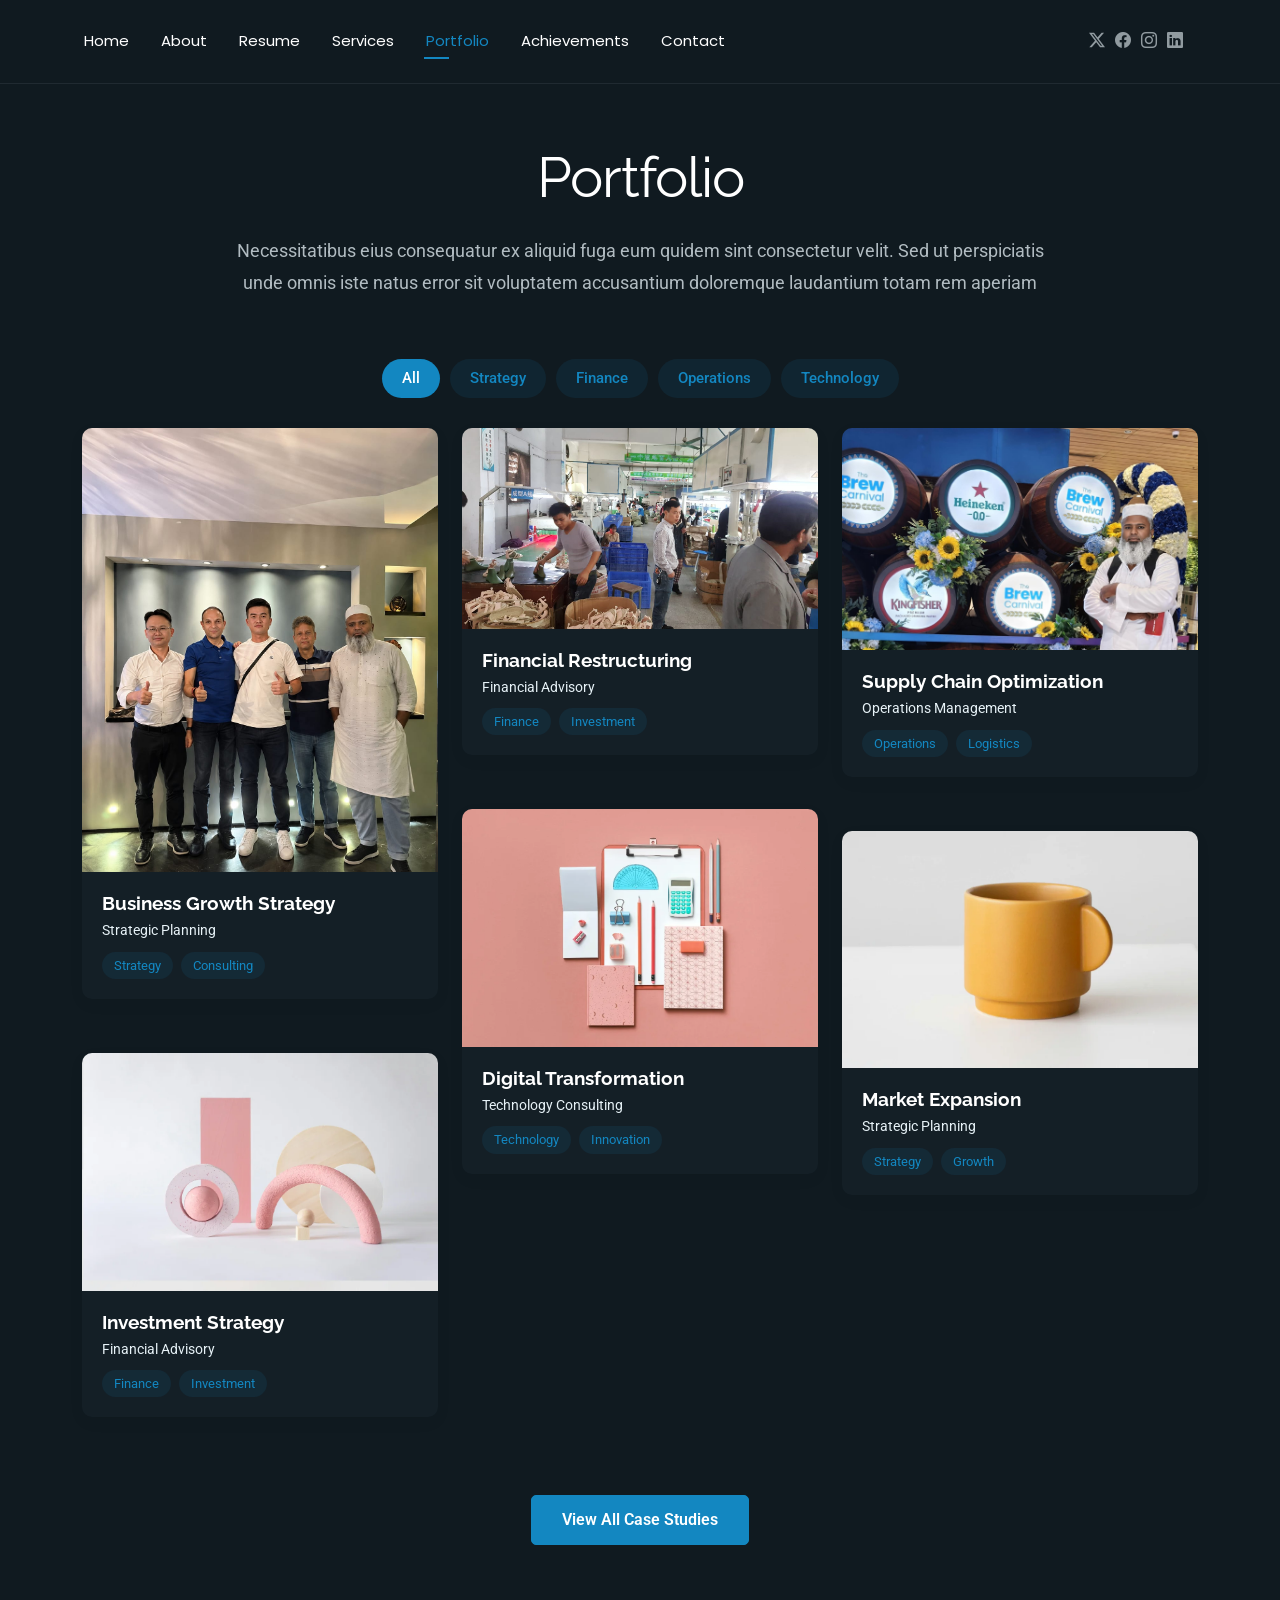
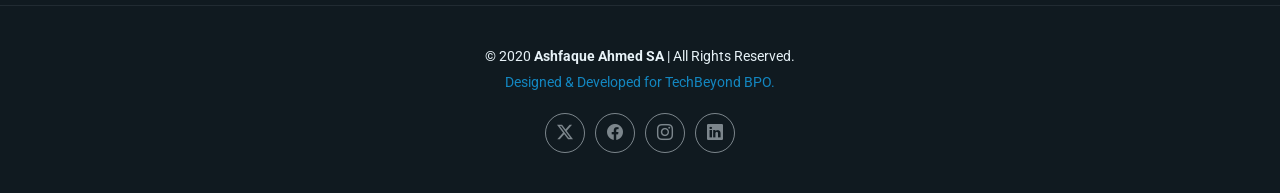
<file: portfolio.html>
<!DOCTYPE html>
<html lang="en">

<head>
  <meta charset="utf-8">
  <meta content="width=device-width, initial-scale=1.0" name="viewport">
  <title>Portfolio - FolioOne Bootstrap Template</title>
  <meta name="description" content="">
  <meta name="keywords" content="">

  <!-- Favicons -->
  <link href="assets/img/favicon.png" rel="icon">
  <link href="assets/img/apple-touch-icon.png" rel="apple-touch-icon">

  <!-- Fonts -->
  <link href="https://fonts.googleapis.com" rel="preconnect">
  <link href="https://fonts.gstatic.com" rel="preconnect" crossorigin>
  <link href="https://fonts.googleapis.com/css2?family=Roboto:ital,wght@0,100;0,300;0,400;0,500;0,700;0,900;1,100;1,300;1,400;1,500;1,700;1,900&family=Poppins:ital,wght@0,100;0,200;0,300;0,400;0,500;0,600;0,700;0,800;0,900;1,100;1,200;1,300;1,400;1,500;1,600;1,700;1,800;1,900&family=Raleway:ital,wght@0,100;0,200;0,300;0,400;0,500;0,600;0,700;0,800;0,900;1,100;1,200;1,300;1,400;1,500;1,600;1,700;1,800;1,900&display=swap" rel="stylesheet">

  <!-- Vendor CSS Files -->
  <link href="assets/vendor/bootstrap/css/bootstrap.min.css" rel="stylesheet">
  <link href="assets/vendor/bootstrap-icons/bootstrap-icons.css" rel="stylesheet">
  <link href="assets/vendor/aos/aos.css" rel="stylesheet">
  <link href="assets/vendor/swiper/swiper-bundle.min.css" rel="stylesheet">
  <link href="assets/vendor/glightbox/css/glightbox.min.css" rel="stylesheet">

  <!-- Main CSS File -->
  <link href="assets/css/main.css" rel="stylesheet">

  <!-- =======================================================
  * Template Name: FolioOne
  * Template URL: https://bootstrapmade.com/folioone-bootstrap-portfolio-website-template/
  * Updated: Aug 23 2025 with Bootstrap v5.3.7
  * Author: BootstrapMade.com
  * License: https://bootstrapmade.com/license/
  ======================================================== -->
</head>

<body class="portfolio-page">

  <header id="header" class="header d-flex align-items-center light-background sticky-top">
    <div class="container position-relative d-flex align-items-center justify-content-between">

      <!-- <a href="index.html" class="logo d-flex align-items-center me-auto me-xl-0">
      <img src="assets/img/logo.webp" alt="">
      <h1 class="sitename">FolioOne</h1> 
    </a> -->

      <nav id="navmenu" class="navmenu">
        <ul>
          <li><a href="index.html">Home</a></li>
          <li><a href="about.html">About</a></li>
          <li><a href="resume.html">Resume</a></li>
          <li><a href="services.html">Services</a></li>
          <li><a href="portfolio.html" class="active">Portfolio</a></li>
          <li><a href="achievements.html">Achievements</a></li>
          <li><a href="contact.html">Contact</a></li>
        </ul>
        <i class="mobile-nav-toggle d-xl-none bi bi-list"></i>
      </nav>

      <div class="header-social-links">
        <a href="#" class="twitter"><i class="bi bi-twitter-x"></i></a>
        <a href="#" class="facebook"><i class="bi bi-facebook"></i></a>
        <a href="#" class="instagram"><i class="bi bi-instagram"></i></a>
        <a href="#" class="linkedin"><i class="bi bi-linkedin"></i></a>
      </div>

    </div>
  </header>

  <main class="main">

    <!-- Portfolio Section -->
    <section id="portfolio" class="portfolio section">

      <!-- Section Title -->
      <div class="container section-title" data-aos="fade-up">
        <h2>Portfolio</h2>
        <p>Necessitatibus eius consequatur ex aliquid fuga eum quidem sint consectetur velit. Sed ut perspiciatis unde omnis iste natus error sit voluptatem accusantium doloremque laudantium totam rem aperiam</p>
      </div><!-- End Section Title -->

      <div class="container" data-aos="fade-up" data-aos-delay="100">

        <div class="isotope-layout" data-default-filter="*" data-layout="masonry" data-sort="original-order">
          <ul class="portfolio-filters isotope-filters" data-aos="fade-up" data-aos-delay="200">
            <li data-filter="*" class="filter-active">All</li>
            <li data-filter=".filter-strategy">Strategy</li>
            <li data-filter=".filter-finance">Finance</li>
            <li data-filter=".filter-operations">Operations</li>
            <li data-filter=".filter-technology">Technology</li>
          </ul><!-- End Portfolio Filters -->

          <div class="row gy-4 isotope-container" data-aos="fade-up" data-aos-delay="300">
            <div class="col-lg-4 col-md-6 portfolio-item isotope-item filter-strategy">
              <div class="portfolio-card">
                <div class="portfolio-img">
                  <img src="assets/img/portfolio/portfolio-1.webp" alt="Portfolio Item" class="img-fluid">
                  <div class="portfolio-overlay">
                    <a href="assets/img/portfolio/portfolio-1.webp" class="glightbox portfolio-lightbox"><i class="bi bi-plus"></i></a>
                    <a href="#" class="portfolio-details-link"><i class="bi bi-link"></i></a>
                  </div>
                </div>
                <div class="portfolio-info">
                  <h4>Business Growth Strategy</h4>
                  <p>Strategic Planning</p>
                  <div class="portfolio-tags">
                    <span>Strategy</span>
                    <span>Consulting</span>
                  </div>
                </div>
              </div>
            </div>

            <div class="col-lg-4 col-md-6 portfolio-item isotope-item filter-finance">
              <div class="portfolio-card">
                <div class="portfolio-img">
                  <img src="assets/img/portfolio/portfolio-2.webp" alt="Portfolio Item" class="img-fluid">
                  <div class="portfolio-overlay">
                    <a href="assets/img/portfolio/portfolio-2.webp" class="glightbox portfolio-lightbox"><i class="bi bi-plus"></i></a>
                    <a href="#" class="portfolio-details-link"><i class="bi bi-link"></i></a>
                  </div>
                </div>
                <div class="portfolio-info">
                  <h4>Financial Restructuring</h4>
                  <p>Financial Advisory</p>
                  <div class="portfolio-tags">
                    <span>Finance</span>
                    <span>Investment</span>
                  </div>
                </div>
              </div>
            </div>

            <div class="col-lg-4 col-md-6 portfolio-item isotope-item filter-operations">
              <div class="portfolio-card">
                <div class="portfolio-img">
                  <img src="assets/img/portfolio/portfolio-3.webp" alt="Portfolio Item" class="img-fluid">
                  <div class="portfolio-overlay">
                    <a href="assets/img/portfolio/portfolio-3.webp" class="glightbox portfolio-lightbox"><i class="bi bi-plus"></i></a>
                    <a href="#" class="portfolio-details-link"><i class="bi bi-link"></i></a>
                  </div>
                </div>
                <div class="portfolio-info">
                  <h4>Supply Chain Optimization</h4>
                  <p>Operations Management</p>
                  <div class="portfolio-tags">
                    <span>Operations</span>
                    <span>Logistics</span>
                  </div>
                </div>
              </div>
            </div>

            <div class="col-lg-4 col-md-6 portfolio-item isotope-item filter-technology">
              <div class="portfolio-card">
                <div class="portfolio-img">
                  <img src="assets/img/portfolio/portfolio-4.webp" alt="Portfolio Item" class="img-fluid">
                  <div class="portfolio-overlay">
                    <a href="assets/img/portfolio/portfolio-4.webp" class="glightbox portfolio-lightbox"><i class="bi bi-plus"></i></a>
                    <a href="#" class="portfolio-details-link"><i class="bi bi-link"></i></a>
                  </div>
                </div>
                <div class="portfolio-info">
                  <h4>Digital Transformation</h4>
                  <p>Technology Consulting</p>
                  <div class="portfolio-tags">
                    <span>Technology</span>
                    <span>Innovation</span>
                  </div>
                </div>
              </div>
            </div>

            <div class="col-lg-4 col-md-6 portfolio-item isotope-item filter-strategy">
              <div class="portfolio-card">
                <div class="portfolio-img">
                  <img src="assets/img/portfolio/portfolio-5.webp" alt="Portfolio Item" class="img-fluid">
                  <div class="portfolio-overlay">
                    <a href="assets/img/portfolio/portfolio-5.webp" class="glightbox portfolio-lightbox"><i class="bi bi-plus"></i></a>
                    <a href="#" class="portfolio-details-link"><i class="bi bi-link"></i></a>
                  </div>
                </div>
                <div class="portfolio-info">
                  <h4>Market Expansion</h4>
                  <p>Strategic Planning</p>
                  <div class="portfolio-tags">
                    <span>Strategy</span>
                    <span>Growth</span>
                  </div>
                </div>
              </div>
            </div>

            <div class="col-lg-4 col-md-6 portfolio-item isotope-item filter-finance">
              <div class="portfolio-card">
                <div class="portfolio-img">
                  <img src="assets/img/portfolio/portfolio-6.webp" alt="Portfolio Item" class="img-fluid">
                  <div class="portfolio-overlay">
                    <a href="assets/img/portfolio/portfolio-6.webp" class="glightbox portfolio-lightbox"><i class="bi bi-plus"></i></a>
                    <a href="#" class="portfolio-details-link"><i class="bi bi-link"></i></a>
                  </div>
                </div>
                <div class="portfolio-info">
                  <h4>Investment Strategy</h4>
                  <p>Financial Advisory</p>
                  <div class="portfolio-tags">
                    <span>Finance</span>
                    <span>Investment</span>
                  </div>
                </div>
              </div>
            </div>
          </div><!-- End Portfolio Items Container -->

        </div>

        <div class="text-center mt-5" data-aos="fade-up" data-aos-delay="400">
          <a href="#portfolio" class="btn btn-primary">View All Case Studies</a>
        </div>

      </div>

    </section><!-- /Portfolio Section -->

  </main>

  <footer id="footer" class="footer">
    <div class="container">
      <div class="copyright text-center">
        <p>© 2020 <strong>Ashfaque Ahmed SA</strong> | All Rights Reserved.</p>
        <p class="credits" style="margin-top: 5px; font-size: 0.85rem; color: var(--nav-hover-color, #a2a2a2);">Designed & Developed for TechBeyond BPO.</p>
      </div>
      <div class="social-links d-flex justify-content-center">
        <a href=""><i class="bi bi-twitter-x"></i></a>
        <a href=""><i class="bi bi-facebook"></i></a>
        <a href=""><i class="bi bi-instagram"></i></a>
        <a href=""><i class="bi bi-linkedin"></i></a>
      </div>
    </div>
  </footer>

  <!-- Scroll Top -->
  <a href="#" id="scroll-top" class="scroll-top d-flex align-items-center justify-content-center"><i class="bi bi-arrow-up-short"></i></a>

  <!-- Preloader -->
  <div id="preloader"></div>

  <!-- Vendor JS Files -->
  <script src="assets/vendor/bootstrap/js/bootstrap.bundle.min.js"></script>
  <script src="assets/vendor/php-email-form/validate.js"></script>
  <script src="assets/vendor/aos/aos.js"></script>
  <script src="assets/vendor/typed.js/typed.umd.js"></script>
  <script src="assets/vendor/waypoints/noframework.waypoints.js"></script>
  <script src="assets/vendor/purecounter/purecounter_vanilla.js"></script>
  <script src="assets/vendor/swiper/swiper-bundle.min.js"></script>
  <script src="assets/vendor/imagesloaded/imagesloaded.pkgd.min.js"></script>
  <script src="assets/vendor/isotope-layout/isotope.pkgd.min.js"></script>
  <script src="assets/vendor/glightbox/js/glightbox.min.js"></script>

  <!-- Main JS File -->
  <script src="assets/js/main.js"></script>

</body>

</html>
</file>
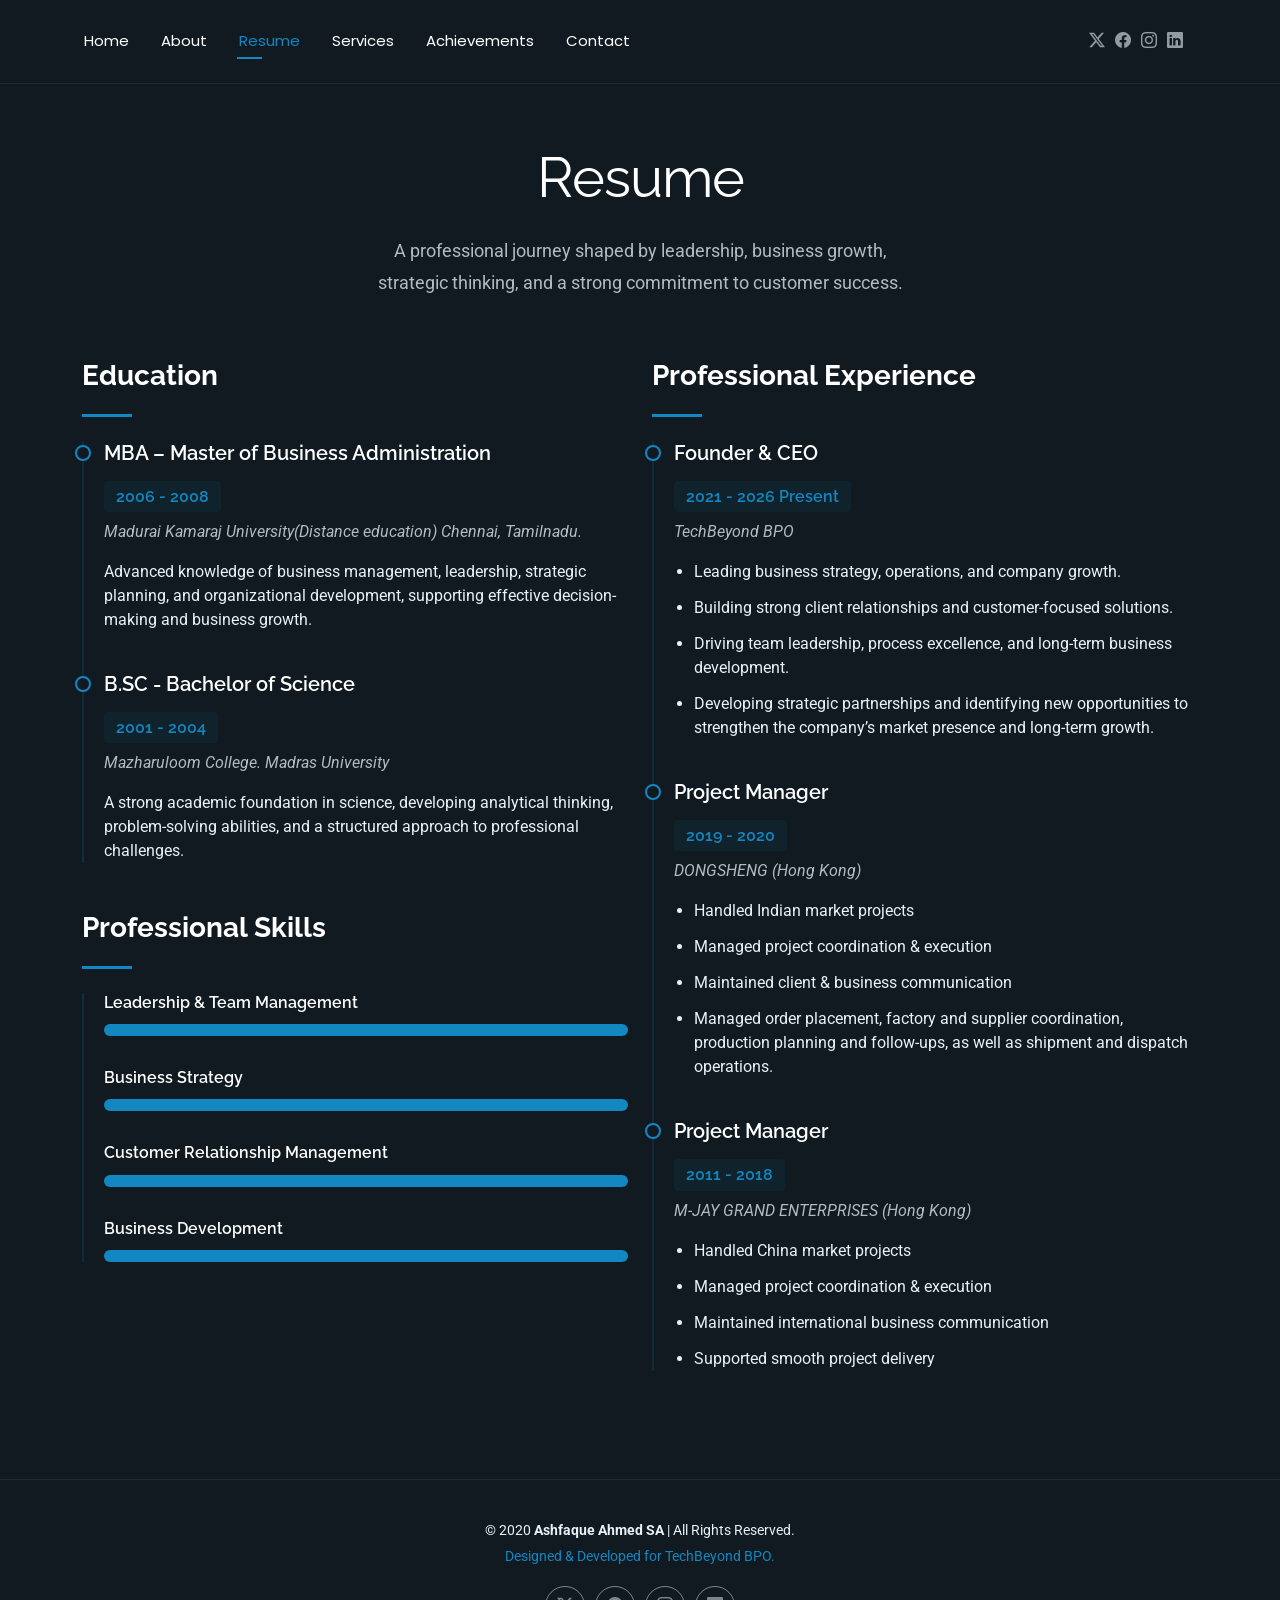
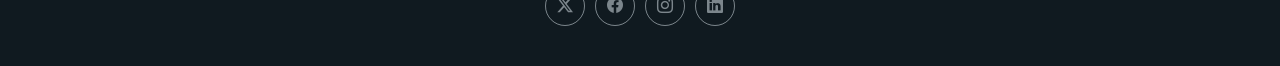
<file: resume.html>
<!DOCTYPE html>
<html lang="en">

<head>
  <meta charset="utf-8">
  <meta content="width=device-width, initial-scale=1.0" name="viewport">
  <title>Resume - FolioOne Bootstrap Template</title>
  <meta name="description" content="">
  <meta name="keywords" content="">

  <!-- Favicons -->
  <link href="assets/img/favicon.png" rel="icon">
  <link href="assets/img/apple-touch-icon.png" rel="apple-touch-icon">

  <!-- Fonts -->
  <link href="https://fonts.googleapis.com" rel="preconnect">
  <link href="https://fonts.gstatic.com" rel="preconnect" crossorigin>
  <link href="https://fonts.googleapis.com/css2?family=Roboto:ital,wght@0,100;0,300;0,400;0,500;0,700;0,900;1,100;1,300;1,400;1,500;1,700;1,900&family=Poppins:ital,wght@0,100;0,200;0,300;0,400;0,500;0,600;0,700;0,800;0,900;1,100;1,200;1,300;1,400;1,500;1,600;1,700;1,800;1,900&family=Raleway:ital,wght@0,100;0,200;0,300;0,400;0,500;0,600;0,700;0,800;0,900;1,100;1,200;1,300;1,400;1,500;1,600;1,700;1,800;1,900&display=swap" rel="stylesheet">

  <!-- Vendor CSS Files -->
  <link href="assets/vendor/bootstrap/css/bootstrap.min.css" rel="stylesheet">
  <link href="assets/vendor/bootstrap-icons/bootstrap-icons.css" rel="stylesheet">
  <link href="assets/vendor/aos/aos.css" rel="stylesheet">
  <link href="assets/vendor/swiper/swiper-bundle.min.css" rel="stylesheet">
  <link href="assets/vendor/glightbox/css/glightbox.min.css" rel="stylesheet">

  <!-- Main CSS File -->
  <link href="assets/css/main.css" rel="stylesheet">

  <!-- =======================================================
  * Template Name: FolioOne
  * Template URL: https://bootstrapmade.com/folioone-bootstrap-portfolio-website-template/
  * Updated: Aug 23 2025 with Bootstrap v5.3.7
  * Author: BootstrapMade.com
  * License: https://bootstrapmade.com/license/
  ======================================================== -->
</head>

<body class="resume-page">

  <header id="header" class="header d-flex align-items-center light-background sticky-top">
    <div class="container position-relative d-flex align-items-center justify-content-between">

      <!-- <a href="index.html" class="logo d-flex align-items-center me-auto me-xl-0">
      <img src="assets/img/logo.webp" alt="">
      <h1 class="sitename">FolioOne</h1> 
    </a> -->

      <nav id="navmenu" class="navmenu">
        <ul>
          <li><a href="index.html">Home</a></li>
          <li><a href="about.html">About</a></li>
          <li><a href="resume.html" class="active">Resume</a></li>
          <li><a href="services.html">Services</a></li>
          <li><a href="achievements.html">Achievements</a></li>
          <li><a href="contact.html">Contact</a></li>
        </ul>
        <i class="mobile-nav-toggle d-xl-none bi bi-list"></i>
      </nav>

      <div class="header-social-links">
        <a href="#" class="twitter"><i class="bi bi-twitter-x"></i></a>
        <a href="#" class="facebook"><i class="bi bi-facebook"></i></a>
        <a href="#" class="instagram"><i class="bi bi-instagram"></i></a>
        <a href="#" class="linkedin"><i class="bi bi-linkedin"></i></a>
      </div>

    </div>
  </header>

  <main class="main">

    <!-- Resume Section -->
    <section id="resume" class="resume section">

      <!-- Section Title -->
      <div class="container section-title" data-aos="fade-up">
        <h2>Resume</h2>
        <p>A professional journey shaped by leadership, business growth, strategic thinking, and a strong commitment to customer success.</p>
      </div><!-- End Section Title -->

      <div class="container" data-aos="fade-up" data-aos-delay="100">

        <div class="row">
          <div class="col-lg-6">

            <!-- Education Section -->
            <div class="resume-item" data-aos="fade-up">
              <h3 class="resume-title">Education</h3>

              <div class="resume-content">
                <article class="education-item">
                  <h4>MBA – Master of Business Administration</h4> 
                  <h5>2006 - 2008</h5>
                  <p class="institution"><em>Madurai Kamaraj University(Distance education) 
       Chennai, Tamilnadu.</em></p>
                  <p>Advanced knowledge of business management, leadership, strategic planning, and organizational development, supporting effective decision-making and business growth.</p>
                </article>

                <article class="education-item">
                  <h4>B.SC  - Bachelor of Science</h4>
                  <h5>2001 - 2004</h5>
                  <p class="institution"><em>Mazharuloom College. Madras University</em></p>
                  <p>A strong academic foundation in science, developing analytical thinking, problem-solving abilities, and a structured approach to professional challenges.</p>
                </article>
              </div>
            </div><!-- End Education Section -->

            <!-- Professional Skills Section -->
            <div class="resume-item skills-animation" data-aos="fade-up">
              <h3 class="resume-title">Professional Skills</h3>

              <div class="resume-content">
                <div class="skill-item">
                  <h4>Leadership & Team Management</h4>
                  <div class="progress">
                    <div class="progress-bar" role="progressbar" aria-valuenow="100" aria-valuemin="0" aria-valuemax="100"></div>
                  </div>
                </div>

                <div class="skill-item">
                  <h4>Business Strategy</h4>
                  <div class="progress">
                    <div class="progress-bar" role="progressbar" aria-valuenow="100" aria-valuemin="0" aria-valuemax="100"></div>
                  </div>
                </div>

                <div class="skill-item">
                  <h4>Customer Relationship Management</h4>
                  <div class="progress">
                    <div class="progress-bar" role="progressbar" aria-valuenow="100" aria-valuemin="0" aria-valuemax="100"></div>
                  </div>
                </div>

                <div class="skill-item">
                  <h4>Business Development</h4>
                  <div class="progress">
                    <div class="progress-bar" role="progressbar" aria-valuenow="100" aria-valuemin="0" aria-valuemax="100"></div>
                  </div>
                </div>
              </div>
            </div><!-- End Professional Skills Section -->
          </div>

          <div class="col-lg-6">
            <!-- Experience Section -->
            <div class="resume-item" data-aos="fade-up" data-aos-delay="100">
              <h3 class="resume-title">Professional Experience</h3>

              <div class="resume-content">
                <article class="experience-item">
                  <h4>Founder & CEO</h4>
                  <h5>2021 - 2026 Present</h5>
                  <p class="company"><em>TechBeyond BPO</em></p>
                  <ul>
                    <li>Leading business strategy, operations, and company growth.</li>
                    <li>Building strong client relationships and customer-focused solutions.</li>
                    <li>Driving team leadership, process excellence, and long-term business development.</li>
                    <li>Developing strategic partnerships and identifying new opportunities to strengthen the company’s market presence and long-term growth.</li>
                  </ul>
                </article>

                <article class="experience-item">
                  <h4>Project Manager</h4>
                  <h5>2019 - 2020</h5>
                  <p class="company"><em>DONGSHENG (Hong Kong)</em></p>
                  <ul>
                    <li>Handled Indian market projects</li>
                    <li>Managed project coordination & execution</li>
                    <li>Maintained client & business communication</li>
                    <li>Managed order placement, factory and supplier coordination, production planning and follow-ups, as well as shipment and dispatch operations.</li>
                  </ul>
                </article>

                <article class="experience-item">
                  <h4>Project Manager</h4>
                  <h5>2011 - 2018</h5>
                  <p class="company"><em>M-JAY GRAND ENTERPRISES (Hong Kong)</em></p>
                  <ul>
                    <li>Handled China market projects</li>
                    <li>Managed project coordination & execution</li>
                    <li>Maintained international business communication</li>
                    <li>Supported smooth project delivery</li>
                  </ul>
                </article>
              </div>
            </div><!-- End Experience Section -->
          </div>
        </div>

      </div>

    </section><!-- /Resume Section -->

  </main>

  <footer id="footer" class="footer">
    <div class="container">
      <div class="copyright text-center">
        <p>© 2020 <strong>Ashfaque Ahmed SA</strong> | All Rights Reserved.</p>
        <p class="credits" style="margin-top: 5px; font-size: 0.85rem; color: var(--nav-hover-color, #a2a2a2);">Designed & Developed for TechBeyond BPO.</p>
      </div>
      <div class="social-links d-flex justify-content-center">
        <a href=""><i class="bi bi-twitter-x"></i></a>
        <a href=""><i class="bi bi-facebook"></i></a>
        <a href=""><i class="bi bi-instagram"></i></a>
        <a href=""><i class="bi bi-linkedin"></i></a>
      </div>
    </div>
  </footer>

  <!-- Scroll Top -->
  <a href="#" id="scroll-top" class="scroll-top d-flex align-items-center justify-content-center"><i class="bi bi-arrow-up-short"></i></a>

  <!-- Preloader -->
  <div id="preloader"></div>

  <!-- Vendor JS Files -->
  <script src="assets/vendor/bootstrap/js/bootstrap.bundle.min.js"></script>
  <script src="assets/vendor/php-email-form/validate.js"></script>
  <script src="assets/vendor/aos/aos.js"></script>
  <script src="assets/vendor/typed.js/typed.umd.js"></script>
  <script src="assets/vendor/waypoints/noframework.waypoints.js"></script>
  <script src="assets/vendor/purecounter/purecounter_vanilla.js"></script>
  <script src="assets/vendor/swiper/swiper-bundle.min.js"></script>
  <script src="assets/vendor/imagesloaded/imagesloaded.pkgd.min.js"></script>
  <script src="assets/vendor/isotope-layout/isotope.pkgd.min.js"></script>
  <script src="assets/vendor/glightbox/js/glightbox.min.js"></script>

  <!-- Main JS File -->
  <script src="assets/js/main.js"></script>

</body>

</html>
</file>
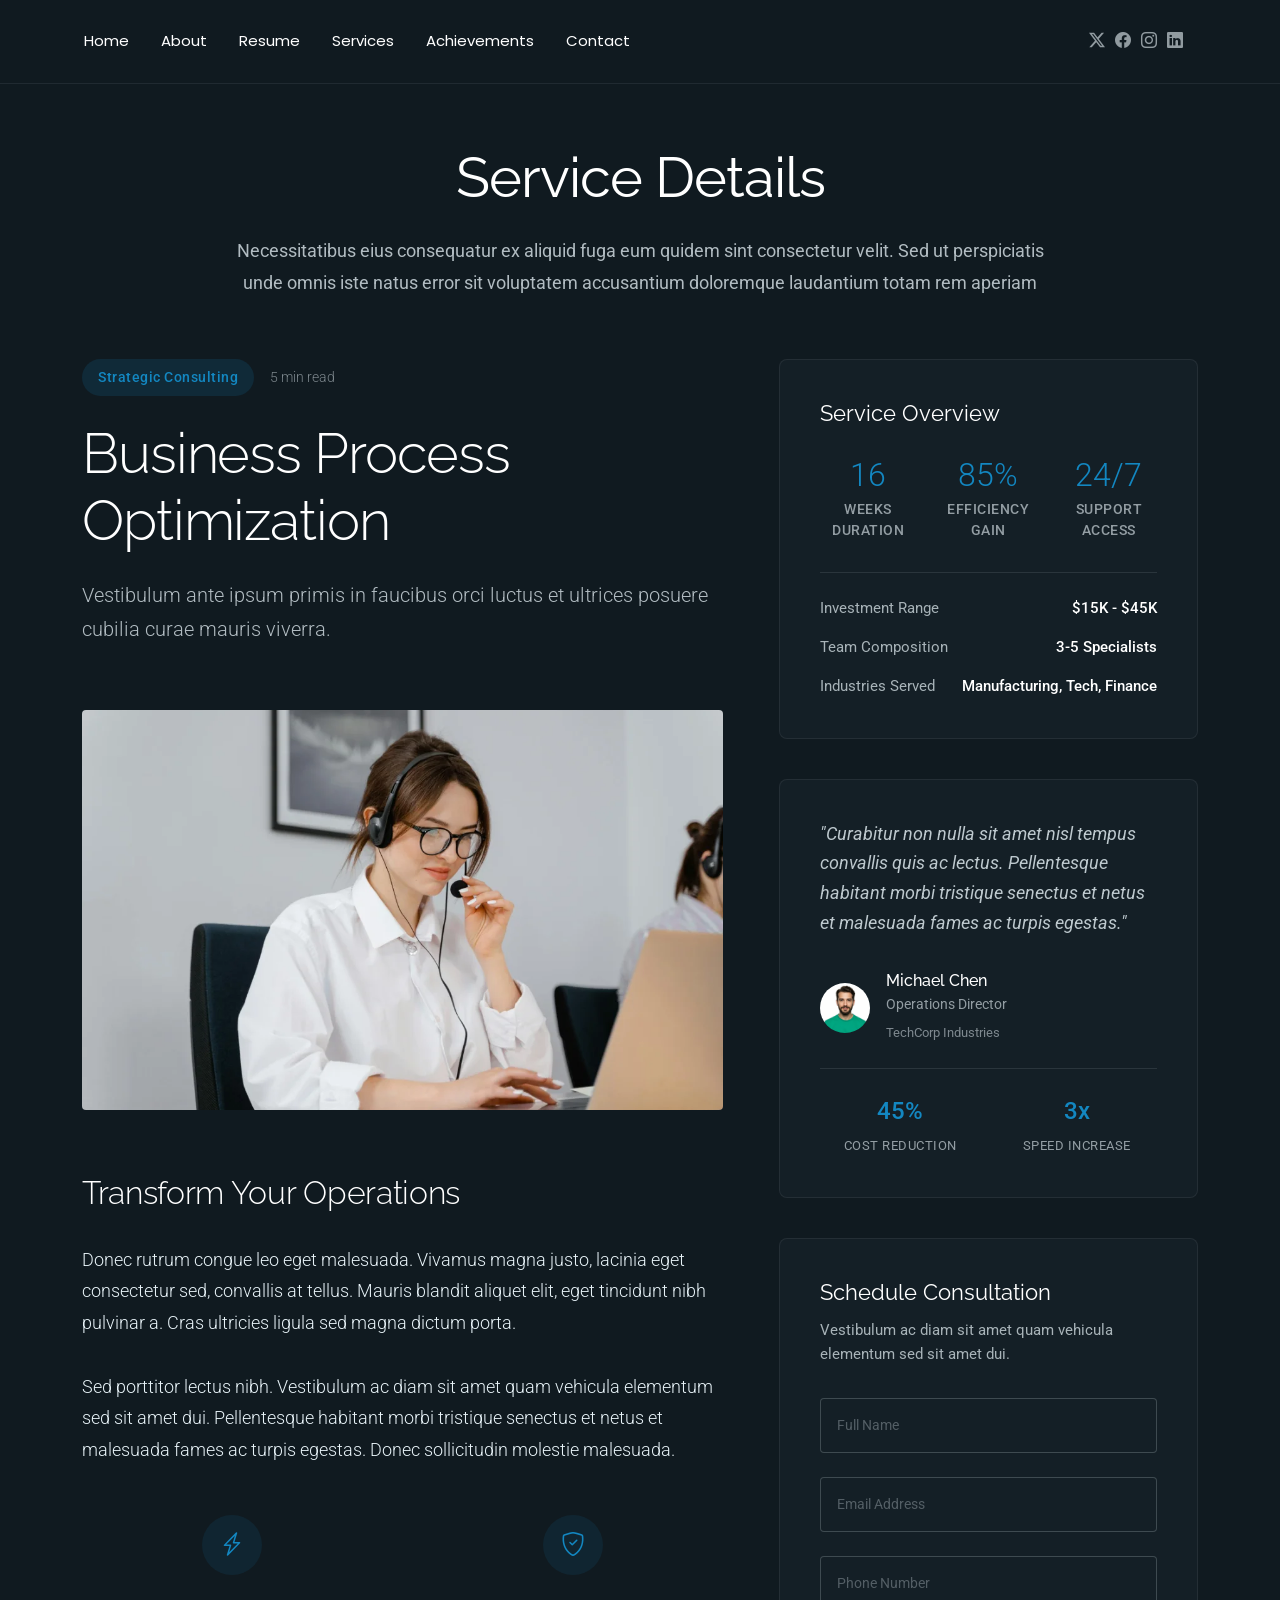
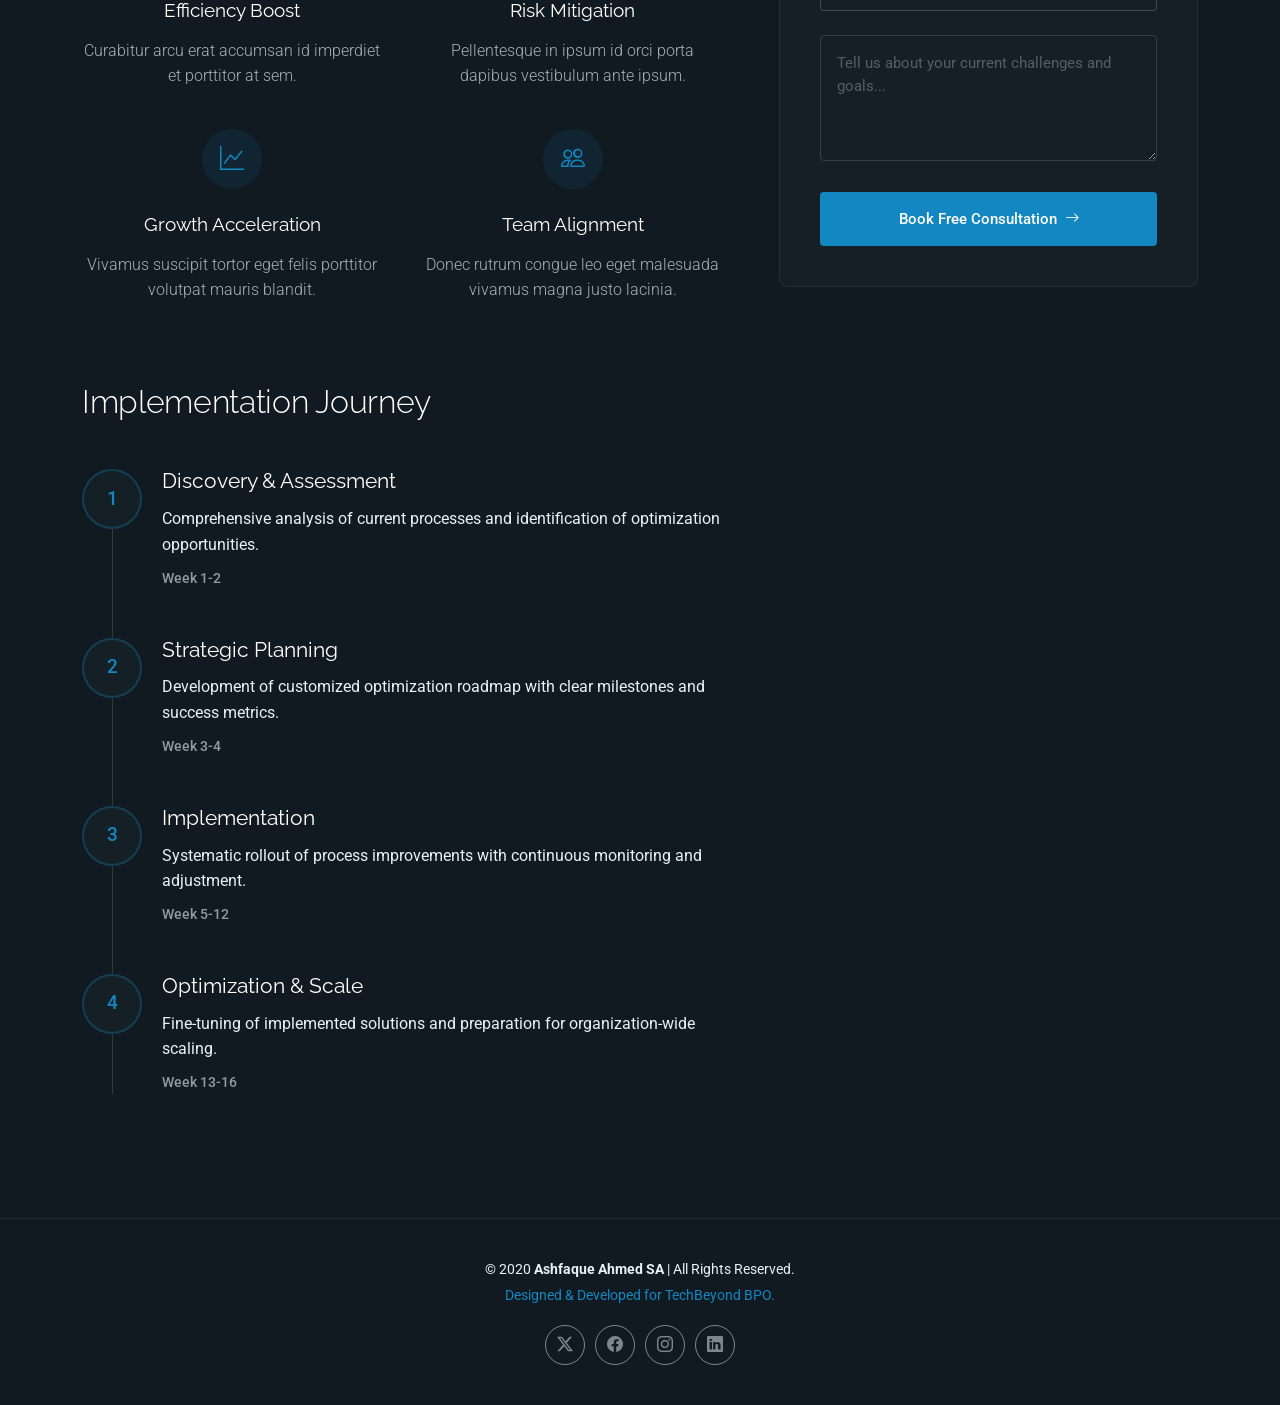
<file: service-details.html>
<!DOCTYPE html>
<html lang="en">

<head>
  <meta charset="utf-8">
  <meta content="width=device-width, initial-scale=1.0" name="viewport">
  <title>Service Details - FolioOne Bootstrap Template</title>
  <meta name="description" content="">
  <meta name="keywords" content="">

  <!-- Favicons -->
  <link href="assets/img/favicon.png" rel="icon">
  <link href="assets/img/apple-touch-icon.png" rel="apple-touch-icon">

  <!-- Fonts -->
  <link href="https://fonts.googleapis.com" rel="preconnect">
  <link href="https://fonts.gstatic.com" rel="preconnect" crossorigin>
  <link href="https://fonts.googleapis.com/css2?family=Roboto:ital,wght@0,100;0,300;0,400;0,500;0,700;0,900;1,100;1,300;1,400;1,500;1,700;1,900&family=Poppins:ital,wght@0,100;0,200;0,300;0,400;0,500;0,600;0,700;0,800;0,900;1,100;1,200;1,300;1,400;1,500;1,600;1,700;1,800;1,900&family=Raleway:ital,wght@0,100;0,200;0,300;0,400;0,500;0,600;0,700;0,800;0,900;1,100;1,200;1,300;1,400;1,500;1,600;1,700;1,800;1,900&display=swap" rel="stylesheet">

  <!-- Vendor CSS Files -->
  <link href="assets/vendor/bootstrap/css/bootstrap.min.css" rel="stylesheet">
  <link href="assets/vendor/bootstrap-icons/bootstrap-icons.css" rel="stylesheet">
  <link href="assets/vendor/aos/aos.css" rel="stylesheet">
  <link href="assets/vendor/swiper/swiper-bundle.min.css" rel="stylesheet">
  <link href="assets/vendor/glightbox/css/glightbox.min.css" rel="stylesheet">

  <!-- Main CSS File -->
  <link href="assets/css/main.css" rel="stylesheet">

  <!-- =======================================================
  * Template Name: FolioOne
  * Template URL: https://bootstrapmade.com/folioone-bootstrap-portfolio-website-template/
  * Updated: Aug 23 2025 with Bootstrap v5.3.7
  * Author: BootstrapMade.com
  * License: https://bootstrapmade.com/license/
  ======================================================== -->
</head>

<body class="service-details-page">

  <header id="header" class="header d-flex align-items-center light-background sticky-top">
    <div class="container position-relative d-flex align-items-center justify-content-between">

      <!-- <a href="index.html" class="logo d-flex align-items-center me-auto me-xl-0">
      <img src="assets/img/logo.webp" alt="">
      <h1 class="sitename">FolioOne</h1> 
    </a> -->

      <nav id="navmenu" class="navmenu">
        <ul>
          <li><a href="index.html">Home</a></li>
          <li><a href="about.html">About</a></li>
          <li><a href="resume.html">Resume</a></li>
          <li><a href="services.html">Services</a></li>
          <li><a href="achievements.html">Achievements</a></li>
          <li><a href="contact.html">Contact</a></li>
        </ul>
        <i class="mobile-nav-toggle d-xl-none bi bi-list"></i>
      </nav>

      <div class="header-social-links">
        <a href="#" class="twitter"><i class="bi bi-twitter-x"></i></a>
        <a href="#" class="facebook"><i class="bi bi-facebook"></i></a>
        <a href="#" class="instagram"><i class="bi bi-instagram"></i></a>
        <a href="#" class="linkedin"><i class="bi bi-linkedin"></i></a>
      </div>

    </div>
  </header>

  <main class="main">

    <!-- Service Details Section -->
    <section id="service-details" class="service-details section">

      <!-- Section Title -->
      <div class="container section-title" data-aos="fade-up">
        <h2>Service Details</h2>
        <p>Necessitatibus eius consequatur ex aliquid fuga eum quidem sint consectetur velit. Sed ut perspiciatis unde omnis iste natus error sit voluptatem accusantium doloremque laudantium totam rem aperiam</p>
      </div><!-- End Section Title -->

      <div class="container" data-aos="fade-up" data-aos-delay="100">

        <div class="row">

          <!-- Main Content Area -->
          <div class="col-lg-7">

            <!-- Hero Service Introduction -->
            <div class="service-hero" data-aos="fade-up" data-aos-delay="100">
              <div class="service-meta">
                <span class="service-category">Strategic Consulting</span>
                <span class="reading-time">5 min read</span>
              </div>
              <h1>Business Process Optimization</h1>
              <p class="service-description">Vestibulum ante ipsum primis in faucibus orci luctus et ultrices posuere cubilia curae mauris viverra.</p>
            </div>

            <!-- Service Visual -->
            <div class="service-visual" data-aos="zoom-in" data-aos-delay="200">
              <img src="assets/img/services/services-7.webp" alt="Business Process Optimization" class="img-fluid">
            </div>

            <!-- Service Content -->
            <div class="service-narrative" data-aos="fade-up" data-aos-delay="300">
              <h3>Transform Your Operations</h3>
              <p>Donec rutrum congue leo eget malesuada. Vivamus magna justo, lacinia eget consectetur sed, convallis at tellus. Mauris blandit aliquet elit, eget tincidunt nibh pulvinar a. Cras ultricies ligula sed magna dictum porta.</p>

              <p>Sed porttitor lectus nibh. Vestibulum ac diam sit amet quam vehicula elementum sed sit amet dui. Pellentesque habitant morbi tristique senectus et netus et malesuada fames ac turpis egestas. Donec sollicitudin molestie malesuada.</p>

              <!-- Key Benefits Grid -->
              <div class="benefits-grid" data-aos="fade-up" data-aos-delay="400">
                <div class="benefit-card">
                  <div class="benefit-icon">
                    <i class="bi bi-lightning-charge"></i>
                  </div>
                  <h4>Efficiency Boost</h4>
                  <p>Curabitur arcu erat accumsan id imperdiet et porttitor at sem.</p>
                </div>

                <div class="benefit-card">
                  <div class="benefit-icon">
                    <i class="bi bi-shield-check"></i>
                  </div>
                  <h4>Risk Mitigation</h4>
                  <p>Pellentesque in ipsum id orci porta dapibus vestibulum ante ipsum.</p>
                </div>

                <div class="benefit-card">
                  <div class="benefit-icon">
                    <i class="bi bi-graph-up"></i>
                  </div>
                  <h4>Growth Acceleration</h4>
                  <p>Vivamus suscipit tortor eget felis porttitor volutpat mauris blandit.</p>
                </div>

                <div class="benefit-card">
                  <div class="benefit-icon">
                    <i class="bi bi-people"></i>
                  </div>
                  <h4>Team Alignment</h4>
                  <p>Donec rutrum congue leo eget malesuada vivamus magna justo lacinia.</p>
                </div>
              </div>

            </div>

            <!-- Implementation Timeline -->
            <div class="timeline-section" data-aos="fade-up" data-aos-delay="500">
              <h3>Implementation Journey</h3>
              <div class="timeline">
                <div class="timeline-item">
                  <div class="timeline-marker">
                    <span>1</span>
                  </div>
                  <div class="timeline-content">
                    <h4>Discovery &amp; Assessment</h4>
                    <p>Comprehensive analysis of current processes and identification of optimization opportunities.</p>
                    <small>Week 1-2</small>
                  </div>
                </div>

                <div class="timeline-item">
                  <div class="timeline-marker">
                    <span>2</span>
                  </div>
                  <div class="timeline-content">
                    <h4>Strategic Planning</h4>
                    <p>Development of customized optimization roadmap with clear milestones and success metrics.</p>
                    <small>Week 3-4</small>
                  </div>
                </div>

                <div class="timeline-item">
                  <div class="timeline-marker">
                    <span>3</span>
                  </div>
                  <div class="timeline-content">
                    <h4>Implementation</h4>
                    <p>Systematic rollout of process improvements with continuous monitoring and adjustment.</p>
                    <small>Week 5-12</small>
                  </div>
                </div>

                <div class="timeline-item">
                  <div class="timeline-marker">
                    <span>4</span>
                  </div>
                  <div class="timeline-content">
                    <h4>Optimization &amp; Scale</h4>
                    <p>Fine-tuning of implemented solutions and preparation for organization-wide scaling.</p>
                    <small>Week 13-16</small>
                  </div>
                </div>
              </div>
            </div>

          </div><!-- End Main Content -->

          <!-- Service Sidebar -->
          <div class="col-lg-5">
            <div class="service-sidebar" data-aos="fade-up" data-aos-delay="200">

              <!-- Service Overview Card -->
              <div class="overview-card">
                <div class="overview-header">
                  <h4>Service Overview</h4>
                </div>
                <div class="overview-stats">
                  <div class="stat-item">
                    <div class="stat-number">16</div>
                    <div class="stat-label">Weeks Duration</div>
                  </div>
                  <div class="stat-item">
                    <div class="stat-number">85%</div>
                    <div class="stat-label">Efficiency Gain</div>
                  </div>
                  <div class="stat-item">
                    <div class="stat-number">24/7</div>
                    <div class="stat-label">Support Access</div>
                  </div>
                </div>

                <div class="overview-details">
                  <div class="detail-row">
                    <span class="detail-label">Investment Range</span>
                    <span class="detail-value">$15K - $45K</span>
                  </div>
                  <div class="detail-row">
                    <span class="detail-label">Team Composition</span>
                    <span class="detail-value">3-5 Specialists</span>
                  </div>
                  <div class="detail-row">
                    <span class="detail-label">Industries Served</span>
                    <span class="detail-value">Manufacturing, Tech, Finance</span>
                  </div>
                </div>
              </div>

              <!-- Client Success Story -->
              <div class="success-story">
                <div class="story-quote">
                  <p>"Curabitur non nulla sit amet nisl tempus convallis quis ac lectus. Pellentesque habitant morbi tristique senectus et netus et malesuada fames ac turpis egestas."</p>
                </div>
                <div class="story-author">
                  <img src="assets/img/person/person-m-8.webp" alt="Michael Chen" class="author-avatar">
                  <div class="author-details">
                    <h5>Michael Chen</h5>
                    <span>Operations Director</span>
                    <small>TechCorp Industries</small>
                  </div>
                </div>
                <div class="story-metrics">
                  <div class="metric">
                    <span class="metric-value">45%</span>
                    <span class="metric-label">Cost Reduction</span>
                  </div>
                  <div class="metric">
                    <span class="metric-value">3x</span>
                    <span class="metric-label">Speed Increase</span>
                  </div>
                </div>
              </div>

              <!-- Consultation Form -->
              <div class="consultation-form">
                <div class="form-header">
                  <h4>Schedule Consultation</h4>
                  <p>Vestibulum ac diam sit amet quam vehicula elementum sed sit amet dui.</p>
                </div>

                <form action="forms/consultation.php" method="post" class="php-email-form">
                  <div class="form-group">
                    <input type="text" name="name" class="form-input" placeholder="Full Name" required="">
                  </div>

                  <div class="form-group">
                    <input type="email" name="email" class="form-input" placeholder="Email Address" required="">
                  </div>

                  <div class="form-group">
                    <input type="tel" name="phone" class="form-input" placeholder="Phone Number">
                  </div>

                  <input type="hidden" name="subject" value="Business Process Optimization Consultation">

                  <div class="form-group">
                    <textarea name="message" class="form-input" rows="4" placeholder="Tell us about your current challenges and goals..." required=""></textarea>
                  </div>

                  <div class="loading">Loading</div>
                  <div class="error-message"></div>
                  <div class="sent-message">Your consultation request has been sent. Thank you!</div>

                  <button type="submit" class="btn-consultation">
                    <span>Book Free Consultation</span>
                    <i class="bi bi-arrow-right"></i>
                  </button>
                </form>
              </div>

            </div>
          </div><!-- End Sidebar -->

        </div>

      </div>

    </section><!-- /Service Details Section -->

  </main>

  <footer id="footer" class="footer">
    <div class="container">
      <div class="copyright text-center">
        <p>© 2020 <strong>Ashfaque Ahmed SA</strong> | All Rights Reserved.</p>
        <p class="credits" style="margin-top: 5px; font-size: 0.85rem; color: var(--nav-hover-color, #a2a2a2);">Designed & Developed for TechBeyond BPO.</p>
      </div>
      <div class="social-links d-flex justify-content-center">
        <a href=""><i class="bi bi-twitter-x"></i></a>
        <a href=""><i class="bi bi-facebook"></i></a>
        <a href=""><i class="bi bi-instagram"></i></a>
        <a href=""><i class="bi bi-linkedin"></i></a>
      </div>
    </div>
  </footer>

  <!-- Scroll Top -->
  <a href="#" id="scroll-top" class="scroll-top d-flex align-items-center justify-content-center"><i class="bi bi-arrow-up-short"></i></a>

  <!-- Preloader -->
  <div id="preloader"></div>

  <!-- Vendor JS Files -->
  <script src="assets/vendor/bootstrap/js/bootstrap.bundle.min.js"></script>
  <script src="assets/vendor/php-email-form/validate.js"></script>
  <script src="assets/vendor/aos/aos.js"></script>
  <script src="assets/vendor/typed.js/typed.umd.js"></script>
  <script src="assets/vendor/waypoints/noframework.waypoints.js"></script>
  <script src="assets/vendor/purecounter/purecounter_vanilla.js"></script>
  <script src="assets/vendor/swiper/swiper-bundle.min.js"></script>
  <script src="assets/vendor/imagesloaded/imagesloaded.pkgd.min.js"></script>
  <script src="assets/vendor/isotope-layout/isotope.pkgd.min.js"></script>
  <script src="assets/vendor/glightbox/js/glightbox.min.js"></script>

  <!-- Main JS File -->
  <script src="assets/js/main.js"></script>

</body>

</html>
</file>
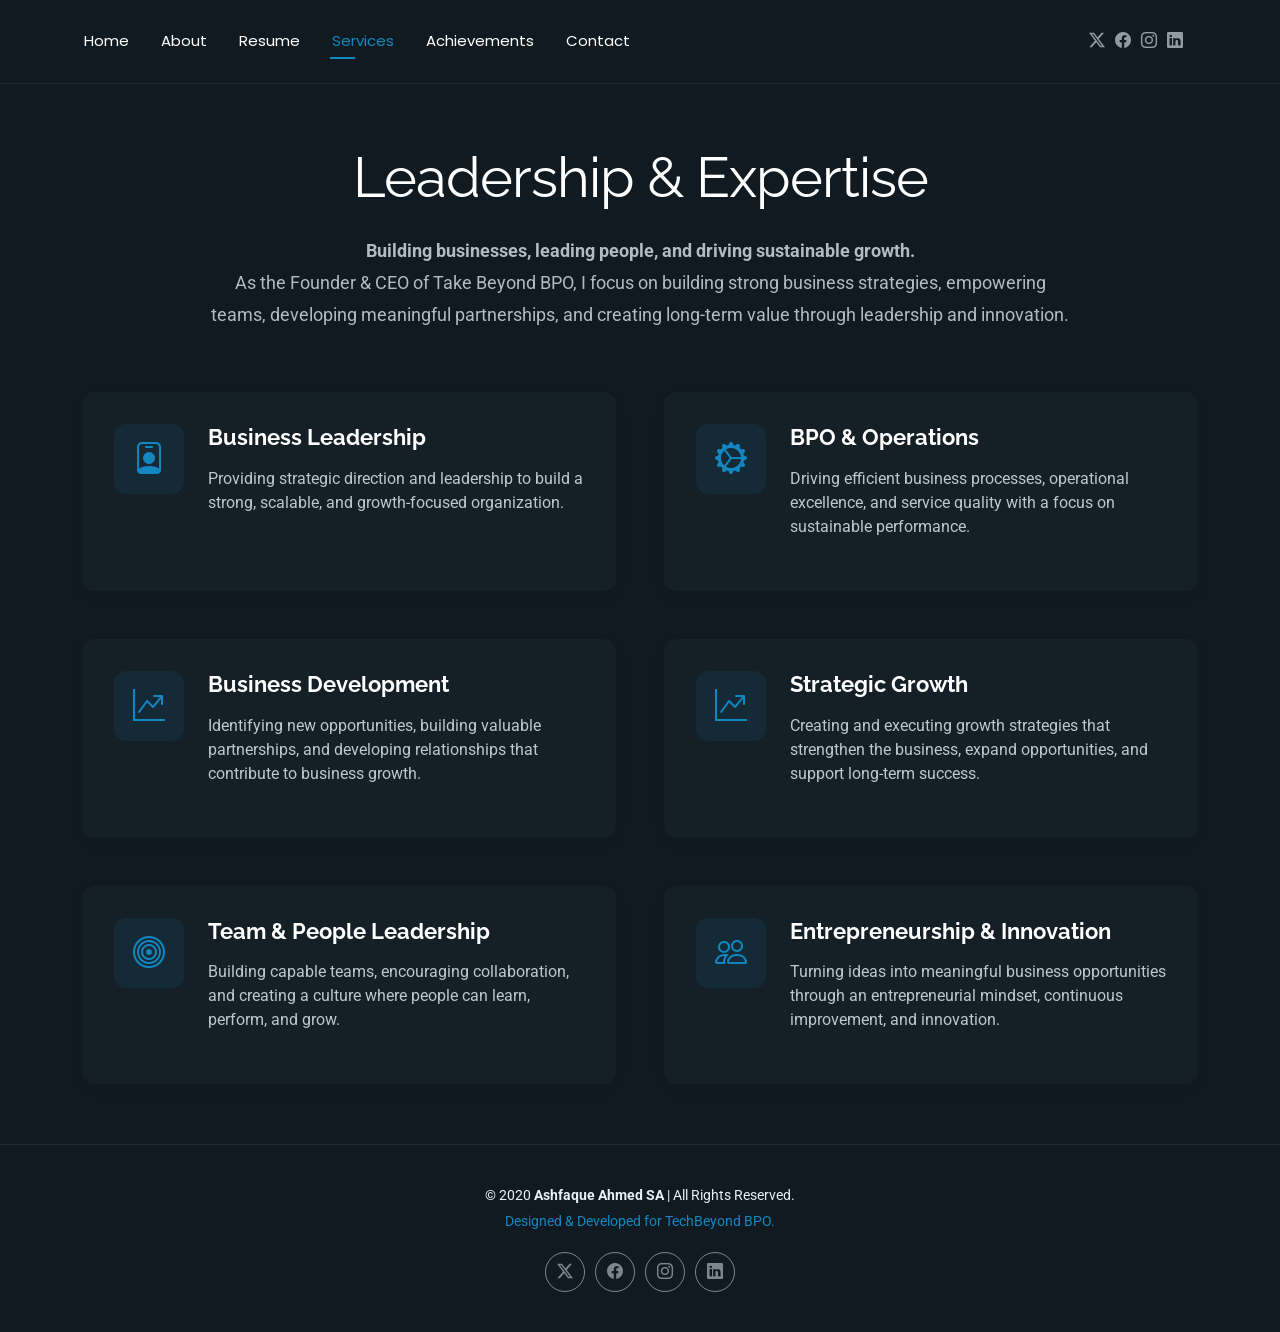
<file: services.html>
<!DOCTYPE html>
<html lang="en">

<head>
  <meta charset="utf-8">
  <meta content="width=device-width, initial-scale=1.0" name="viewport">
  <title>Services - FolioOne Bootstrap Template</title>
  <meta name="description" content="">
  <meta name="keywords" content="">

  <!-- Favicons -->
  <link href="assets/img/favicon.png" rel="icon">
  <link href="assets/img/apple-touch-icon.png" rel="apple-touch-icon">

  <!-- Fonts -->
  <link href="https://fonts.googleapis.com" rel="preconnect">
  <link href="https://fonts.gstatic.com" rel="preconnect" crossorigin>
  <link href="https://fonts.googleapis.com/css2?family=Roboto:ital,wght@0,100;0,300;0,400;0,500;0,700;0,900;1,100;1,300;1,400;1,500;1,700;1,900&family=Poppins:ital,wght@0,100;0,200;0,300;0,400;0,500;0,600;0,700;0,800;0,900;1,100;1,200;1,300;1,400;1,500;1,600;1,700;1,800;1,900&family=Raleway:ital,wght@0,100;0,200;0,300;0,400;0,500;0,600;0,700;0,800;0,900;1,100;1,200;1,300;1,400;1,500;1,600;1,700;1,800;1,900&display=swap" rel="stylesheet">

  <!-- Vendor CSS Files -->
  <link href="assets/vendor/bootstrap/css/bootstrap.min.css" rel="stylesheet">
  <link href="assets/vendor/bootstrap-icons/bootstrap-icons.css" rel="stylesheet">
  <link href="assets/vendor/aos/aos.css" rel="stylesheet">
  <link href="assets/vendor/swiper/swiper-bundle.min.css" rel="stylesheet">
  <link href="assets/vendor/glightbox/css/glightbox.min.css" rel="stylesheet">

  <!-- Main CSS File -->
  <link href="assets/css/main.css" rel="stylesheet">

  <!-- =======================================================
  * Template Name: FolioOne
  * Template URL: https://bootstrapmade.com/folioone-bootstrap-portfolio-website-template/
  * Updated: Aug 23 2025 with Bootstrap v5.3.7
  * Author: BootstrapMade.com
  * License: https://bootstrapmade.com/license/
  ======================================================== -->
</head>

<body class="services-page">

  <header id="header" class="header d-flex align-items-center light-background sticky-top">
    <div class="container position-relative d-flex align-items-center justify-content-between">

      <!-- <a href="index.html" class="logo d-flex align-items-center me-auto me-xl-0">
      <img src="assets/img/logo.webp" alt="">
      <h1 class="sitename">FolioOne</h1> 
    </a> -->

      <nav id="navmenu" class="navmenu">
        <ul>
          <li><a href="index.html">Home</a></li>
          <li><a href="about.html">About</a></li>
          <li><a href="resume.html">Resume</a></li>
          <li><a href="services.html" class="active">Services</a></li>
          <li><a href="achievements.html">Achievements</a></li>
          <li><a href="contact.html">Contact</a></li>
        </ul>
        <i class="mobile-nav-toggle d-xl-none bi bi-list"></i>
      </nav>

      <div class="header-social-links">
        <a href="#" class="twitter"><i class="bi bi-twitter-x"></i></a>
        <a href="#" class="facebook"><i class="bi bi-facebook"></i></a>
        <a href="#" class="instagram"><i class="bi bi-instagram"></i></a>
        <a href="#" class="linkedin"><i class="bi bi-linkedin"></i></a>
      </div>

    </div>
  </header>

  <main class="main">

    <!-- Services Section -->
    <section id="services" class="services section">

      <!-- Section Title -->
      <div class="container section-title" data-aos="fade-up">
        <h2>Leadership & Expertise</h2>
        <p><b>Building businesses, leading people, and driving sustainable growth.</b></p>
        <p>As the Founder & CEO of Take Beyond BPO, I focus on building strong business strategies, empowering teams, developing meaningful partnerships, and creating long-term value through leadership and innovation.</p>
      </div><!-- End Section Title -->

      <div class="container" data-aos="fade-up" data-aos-delay="100">

        <div class="row justify-content-center g-5">

          <div class="col-md-6" data-aos="fade-right" data-aos-delay="100">
            <div class="service-item">
              <div class="service-icon">
                <i class="bi bi-person-badge"></i>
              </div>
              <div class="service-content">
                <h3>Business Leadership</h3>
                <p>Providing strategic direction and leadership to build a strong, scalable, and growth-focused organization.</p>
              </div>
            </div>
          </div><!-- End Service Item -->

          <div class="col-md-6" data-aos="fade-left" data-aos-delay="100">
            <div class="service-item">
              <div class="service-icon">
                <i class="bi bi-gear-wide-connected"></i>
              </div>
              <div class="service-content">
                <h3>BPO & Operations</h3>
                <p>Driving efficient business processes, operational excellence, and service quality with a focus on sustainable performance.</p>
              </div>
            </div>
          </div><!-- End Service Item -->

          <div class="col-md-6" data-aos="fade-right" data-aos-delay="200">
            <div class="service-item">
              <div class="service-icon">
                <i class="bi bi-graph-up-arrow"></i>
              </div>
              <div class="service-content">
                <h3>Business Development</h3>
                <p>Identifying new opportunities, building valuable partnerships, and developing relationships that contribute to business growth.</p>
              </div>
            </div>
          </div><!-- End Service Item -->

          <div class="col-md-6" data-aos="fade-left" data-aos-delay="200">
            <div class="service-item">
              <div class="service-icon">
                <i class="bi bi-graph-up-arrow"></i>
              </div>
              <div class="service-content">
                <h3>Strategic Growth</h3>
                <p>Creating and executing growth strategies that strengthen the business, expand opportunities, and support long-term success.</p>
              </div>
            </div>
          </div><!-- End Service Item -->

          <div class="col-md-6" data-aos="fade-right" data-aos-delay="300">
            <div class="service-item">
              <div class="service-icon">
                <i class="bi bi-bullseye"></i>
              </div>
              <div class="service-content">
                <h3>Team & People Leadership</h3>
                <p>Building capable teams, encouraging collaboration, and creating a culture where people can learn, perform, and grow.</p>
              </div>
            </div>
          </div><!-- End Service Item -->

          <div class="col-md-6" data-aos="fade-left" data-aos-delay="300">
            <div class="service-item">
              <div class="service-icon">
                <i class="bi bi-people"></i>
              </div>
              <div class="service-content">
                <h3>Entrepreneurship & Innovation</h3>
                <p>Turning ideas into meaningful business opportunities through an entrepreneurial mindset, continuous improvement, and innovation.</p>
              </div>
            </div>
          </div><!-- End Service Item -->

        </div>

      </div>

    </section><!-- /Services Section -->

  </main>

  <footer id="footer" class="footer">
    <div class="container">
      <div class="copyright text-center">
        <p>© 2020 <strong>Ashfaque Ahmed SA</strong> | All Rights Reserved.</p>
        <p class="credits" style="margin-top: 5px; font-size: 0.85rem; color: var(--nav-hover-color, #a2a2a2);">Designed & Developed for TechBeyond BPO.</p>
      </div>
      <div class="social-links d-flex justify-content-center">
        <a href=""><i class="bi bi-twitter-x"></i></a>
        <a href=""><i class="bi bi-facebook"></i></a>
        <a href=""><i class="bi bi-instagram"></i></a>
        <a href=""><i class="bi bi-linkedin"></i></a>
      </div>
    </div>
  </footer>

  <!-- Scroll Top -->
  <a href="#" id="scroll-top" class="scroll-top d-flex align-items-center justify-content-center"><i class="bi bi-arrow-up-short"></i></a>

  <!-- Preloader -->
  <div id="preloader"></div>

  <!-- Vendor JS Files -->
  <script src="assets/vendor/bootstrap/js/bootstrap.bundle.min.js"></script>
  <script src="assets/vendor/php-email-form/validate.js"></script>
  <script src="assets/vendor/aos/aos.js"></script>
  <script src="assets/vendor/typed.js/typed.umd.js"></script>
  <script src="assets/vendor/waypoints/noframework.waypoints.js"></script>
  <script src="assets/vendor/purecounter/purecounter_vanilla.js"></script>
  <script src="assets/vendor/swiper/swiper-bundle.min.js"></script>
  <script src="assets/vendor/imagesloaded/imagesloaded.pkgd.min.js"></script>
  <script src="assets/vendor/isotope-layout/isotope.pkgd.min.js"></script>
  <script src="assets/vendor/glightbox/js/glightbox.min.js"></script>

  <!-- Main JS File -->
  <script src="assets/js/main.js"></script>

</body>

</html>
</file>
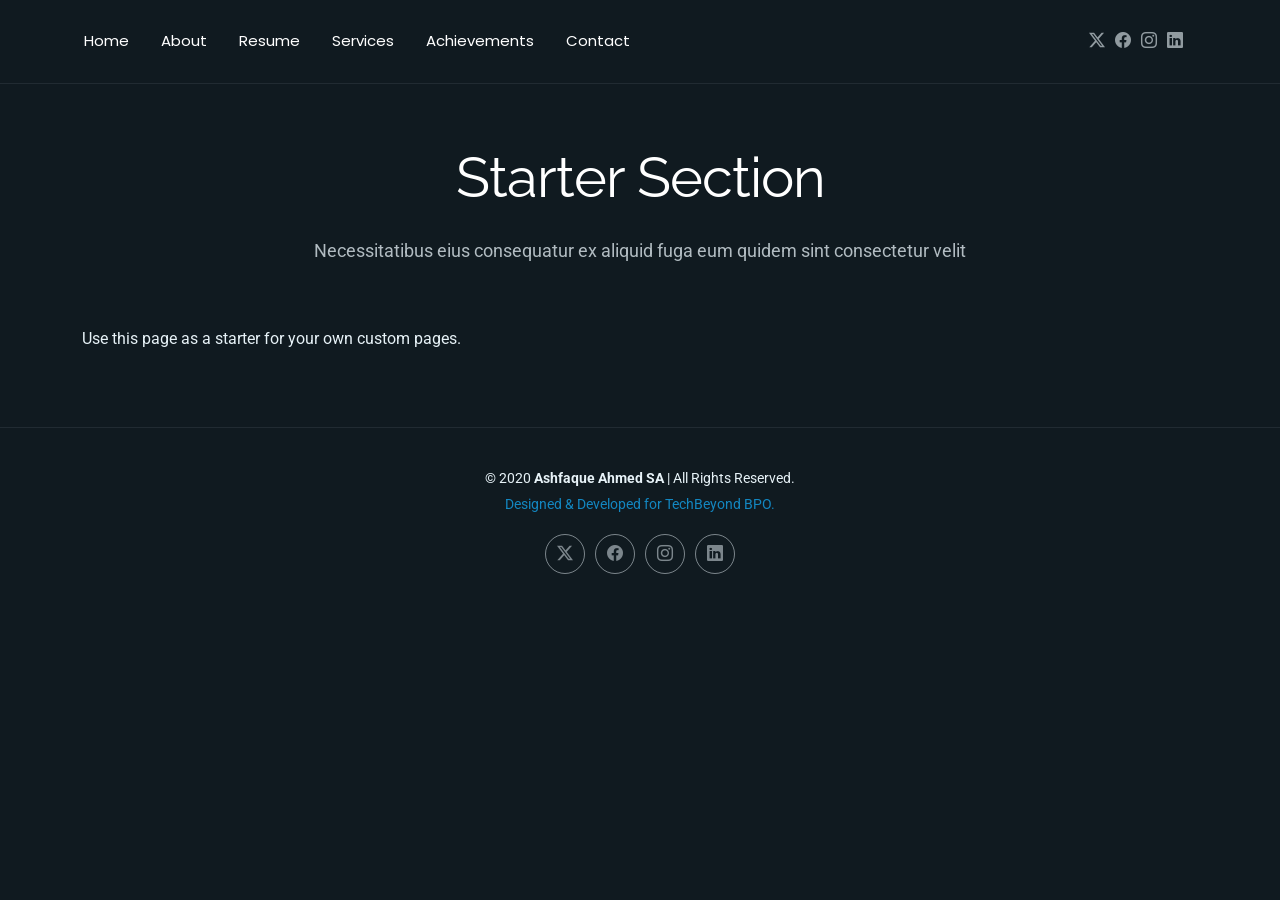
<file: starter-page.html>
<!DOCTYPE html>
<html lang="en">

<head>
  <meta charset="utf-8">
  <meta content="width=device-width, initial-scale=1.0" name="viewport">
  <title>Starter Page - FolioOne Bootstrap Template</title>
  <meta name="description" content="">
  <meta name="keywords" content="">

  <!-- Favicons -->
  <link href="assets/img/favicon.png" rel="icon">
  <link href="assets/img/apple-touch-icon.png" rel="apple-touch-icon">

  <!-- Fonts -->
  <link href="https://fonts.googleapis.com" rel="preconnect">
  <link href="https://fonts.gstatic.com" rel="preconnect" crossorigin>
  <link href="https://fonts.googleapis.com/css2?family=Roboto:ital,wght@0,100;0,300;0,400;0,500;0,700;0,900;1,100;1,300;1,400;1,500;1,700;1,900&family=Poppins:ital,wght@0,100;0,200;0,300;0,400;0,500;0,600;0,700;0,800;0,900;1,100;1,200;1,300;1,400;1,500;1,600;1,700;1,800;1,900&family=Raleway:ital,wght@0,100;0,200;0,300;0,400;0,500;0,600;0,700;0,800;0,900;1,100;1,200;1,300;1,400;1,500;1,600;1,700;1,800;1,900&display=swap" rel="stylesheet">

  <!-- Vendor CSS Files -->
  <link href="assets/vendor/bootstrap/css/bootstrap.min.css" rel="stylesheet">
  <link href="assets/vendor/bootstrap-icons/bootstrap-icons.css" rel="stylesheet">
  <link href="assets/vendor/aos/aos.css" rel="stylesheet">
  <link href="assets/vendor/swiper/swiper-bundle.min.css" rel="stylesheet">
  <link href="assets/vendor/glightbox/css/glightbox.min.css" rel="stylesheet">

  <!-- Main CSS File -->
  <link href="assets/css/main.css" rel="stylesheet">

  <!-- =======================================================
  * Template Name: FolioOne
  * Template URL: https://bootstrapmade.com/folioone-bootstrap-portfolio-website-template/
  * Updated: Aug 23 2025 with Bootstrap v5.3.7
  * Author: BootstrapMade.com
  * License: https://bootstrapmade.com/license/
  ======================================================== -->
</head>

<body class="starter-page-page">

  <header id="header" class="header d-flex align-items-center light-background sticky-top">
    <div class="container position-relative d-flex align-items-center justify-content-between">

      <!-- <a href="index.html" class="logo d-flex align-items-center me-auto me-xl-0">
      <img src="assets/img/logo.webp" alt="">
      <h1 class="sitename">FolioOne</h1> 
    </a> -->

      <nav id="navmenu" class="navmenu">
        <ul>
          <li><a href="index.html">Home</a></li>
          <li><a href="about.html">About</a></li>
          <li><a href="resume.html">Resume</a></li>
          <li><a href="services.html">Services</a></li>
          <li><a href="achievements.html">Achievements</a></li>
          <li><a href="contact.html">Contact</a></li>
        </ul>
        <i class="mobile-nav-toggle d-xl-none bi bi-list"></i>
      </nav>

      <div class="header-social-links">
        <a href="#" class="twitter"><i class="bi bi-twitter-x"></i></a>
        <a href="#" class="facebook"><i class="bi bi-facebook"></i></a>
        <a href="#" class="instagram"><i class="bi bi-instagram"></i></a>
        <a href="#" class="linkedin"><i class="bi bi-linkedin"></i></a>
      </div>

    </div>
  </header>

  <main class="main">

    <!-- Starter Section Section -->
    <section id="starter-section" class="starter-section section">

      <!-- Section Title -->
      <div class="container section-title" data-aos="fade-up">
        <h2>Starter Section</h2>
        <p>Necessitatibus eius consequatur ex aliquid fuga eum quidem sint consectetur velit</p>
      </div><!-- End Section Title -->

      <div class="container" data-aos="fade-up">
        <p>Use this page as a starter for your own custom pages.</p>
      </div>

    </section><!-- /Starter Section Section -->

  </main>

  <footer id="footer" class="footer">
    <div class="container">
      <div class="copyright text-center">
        <p>© 2020 <strong>Ashfaque Ahmed SA</strong> | All Rights Reserved.</p>
        <p class="credits" style="margin-top: 5px; font-size: 0.85rem; color: var(--nav-hover-color, #a2a2a2);">Designed & Developed for TechBeyond BPO.</p>
      </div>
      <div class="social-links d-flex justify-content-center">
        <a href=""><i class="bi bi-twitter-x"></i></a>
        <a href=""><i class="bi bi-facebook"></i></a>
        <a href=""><i class="bi bi-instagram"></i></a>
        <a href=""><i class="bi bi-linkedin"></i></a>
      </div>
    </div>
  </footer>

  <!-- Scroll Top -->
  <a href="#" id="scroll-top" class="scroll-top d-flex align-items-center justify-content-center"><i class="bi bi-arrow-up-short"></i></a>

  <!-- Preloader -->
  <div id="preloader"></div>

  <!-- Vendor JS Files -->
  <script src="assets/vendor/bootstrap/js/bootstrap.bundle.min.js"></script>
  <script src="assets/vendor/php-email-form/validate.js"></script>
  <script src="assets/vendor/aos/aos.js"></script>
  <script src="assets/vendor/typed.js/typed.umd.js"></script>
  <script src="assets/vendor/waypoints/noframework.waypoints.js"></script>
  <script src="assets/vendor/purecounter/purecounter_vanilla.js"></script>
  <script src="assets/vendor/swiper/swiper-bundle.min.js"></script>
  <script src="assets/vendor/imagesloaded/imagesloaded.pkgd.min.js"></script>
  <script src="assets/vendor/isotope-layout/isotope.pkgd.min.js"></script>
  <script src="assets/vendor/glightbox/js/glightbox.min.js"></script>

  <!-- Main JS File -->
  <script src="assets/js/main.js"></script>

</body>

</html>
</file>
<file: assets/css/main.css>
/**
* Template Name: FolioOne
* Template URL: https://bootstrapmade.com/folioone-bootstrap-portfolio-website-template/
* Updated: Aug 23 2025 with Bootstrap v5.3.7
* Author: BootstrapMade.com
* License: https://bootstrapmade.com/license/
*/

/*--------------------------------------------------------------
# Font & Color Variables
# Help: https://bootstrapmade.com/color-system/
--------------------------------------------------------------*/
/* Fonts */
:root {
  --default-font: "Roboto",  system-ui, -apple-system, "Segoe UI", Roboto, "Helvetica Neue", Arial, "Noto Sans", "Liberation Sans", sans-serif, "Apple Color Emoji", "Segoe UI Emoji", "Segoe UI Symbol", "Noto Color Emoji";
  --heading-font: "Raleway",  sans-serif;
  --nav-font: "Poppins",  sans-serif;
}

/* Global Colors - The following color variables are used throughout the website. Updating them here will change the color scheme of the entire website */
:root { 
  --background-color: #101a20; /* Background color for the entire website, including individual sections */
  --default-color: #e7f2f7; /* Default color used for the majority of the text content across the entire website */
  --heading-color: #ffffff; /* Color for headings, subheadings and title throughout the website */
  --accent-color: #1387c1; /* Accent color that represents your brand on the website. It's used for buttons, links, and other elements that need to stand out */
  --surface-color: #141f26; /* The surface color is used as a background of boxed elements within sections, such as cards, icon boxes, or other elements that require a visual separation from the global background. */
  --contrast-color: #ffffff; /* Contrast color for text, ensuring readability against backgrounds of accent, heading, or default colors. */
}

/* Nav Menu Colors - The following color variables are used specifically for the navigation menu. They are separate from the global colors to allow for more customization options */
:root {
  --nav-color: #ffffff;  /* The default color of the main navmenu links */
  --nav-hover-color: #1387c1; /* Applied to main navmenu links when they are hovered over or active */
  --nav-mobile-background-color: #213642; /* Used as the background color for mobile navigation menu */
  --nav-dropdown-background-color: #051117; /* Used as the background color for dropdown items that appear when hovering over primary navigation items */
  --nav-dropdown-color: #e7f2f7; /* Used for navigation links of the dropdown items in the navigation menu. */
  --nav-dropdown-hover-color: #1387c1; /* Similar to --nav-hover-color, this color is applied to dropdown navigation links when they are hovered over. */
}

/* Color Presets - These classes override global colors when applied to any section or element, providing reuse of the sam color scheme. */

.light-background {
  --background-color: #142027;
  --surface-color: #325264;
}

.dark-background {
  --background-color: #0b1419;
  --default-color: #ffffff;
  --heading-color: #ffffff;
  --surface-color: #252525;
  --contrast-color: #ffffff;
}

/* Smooth scroll */
:root {
  scroll-behavior: smooth;
}

/*--------------------------------------------------------------
# General Styling & Shared Classes
--------------------------------------------------------------*/
body {
  color: var(--default-color);
  background-color: var(--background-color);
  font-family: var(--default-font);
}

a {
  color: var(--accent-color);
  text-decoration: none;
  transition: 0.3s;
}

a:hover {
  color: color-mix(in srgb, var(--accent-color), transparent 25%);
  text-decoration: none;
}

h1,
h2,
h3,
h4,
h5,
h6 {
  color: var(--heading-color);
  font-family: var(--heading-font);
}

/* PHP Email Form Messages
------------------------------*/
.php-email-form .error-message {
  display: none;
  background: #df1529;
  color: #ffffff;
  text-align: left;
  padding: 15px;
  margin-bottom: 24px;
  font-weight: 600;
}

.php-email-form .sent-message {
  display: none;
  color: #ffffff;
  background: #059652;
  text-align: center;
  padding: 15px;
  margin-bottom: 24px;
  font-weight: 600;
}

.php-email-form .loading {
  display: none;
  background: var(--surface-color);
  text-align: center;
  padding: 15px;
  margin-bottom: 24px;
}

.php-email-form .loading:before {
  content: "";
  display: inline-block;
  border-radius: 50%;
  width: 24px;
  height: 24px;
  margin: 0 10px -6px 0;
  border: 3px solid var(--accent-color);
  border-top-color: var(--surface-color);
  animation: php-email-form-loading 1s linear infinite;
}

@keyframes php-email-form-loading {
  0% {
    transform: rotate(0deg);
  }

  100% {
    transform: rotate(360deg);
  }
}

/*--------------------------------------------------------------
# Global Header
--------------------------------------------------------------*/
.header {
  --background-color: rgba(255, 255, 255, 0);
  color: var(--default-color);
  background-color: var(--background-color);
  padding: 15px 0;
  transition: all 0.5s;
  z-index: 997;
  border-bottom: 1px solid color-mix(in srgb, var(--default-color), transparent 92%);
}

.header .logo {
  line-height: 1;
}

.header .logo img {
  max-height: 36px;
  margin-right: 8px;
}

.header .logo h1 {
  font-size: 32px;
  margin: 0;
  font-weight: 400;
  color: var(--heading-color);
}

.header .header-social-links {
  padding-right: 15px;
}

.header .header-social-links a {
  color: color-mix(in srgb, var(--default-color), transparent 40%);
  padding-left: 6px;
  display: inline-block;
  transition: 0.3s;
  font-size: 16px;
}

.header .header-social-links a:hover {
  color: var(--default-color);
}

.header .header-social-links a i {
  line-height: 0px;
}

@media (max-width: 1200px) {
  .header .logo {
    order: 1;
  }

  .header .header-social-links {
    order: 2;
  }

  .header .navmenu {
    order: 3;
  }
}

/* Global Header on Scroll
------------------------------*/
.scrolled .header {
  --background-color: rgba(16, 26, 32, 0.9);
}

/*--------------------------------------------------------------
# Navigation Menu
--------------------------------------------------------------*/
/* Desktop Navigation */
@media (min-width: 1200px) {
  .navmenu {
    padding: 0;
  }

  .navmenu ul {
    margin: 0;
    padding: 0;
    display: flex;
    list-style: none;
    align-items: center;
  }

  .navmenu li {
    position: relative;
  }

  .navmenu>ul>li {
    white-space: nowrap;
    padding: 15px 28px 15px 0;
  }

  .navmenu>ul>li:last-child {
    padding-right: 0;
  }

  .navmenu a,
  .navmenu a:focus {
    color: var(--nav-color);
    font-size: 15px;
    padding: 0 2px;
    font-family: var(--nav-font);
    font-weight: 400;
    display: flex;
    align-items: center;
    justify-content: space-between;
    white-space: nowrap;
    transition: 0.3s;
    position: relative;
  }

  .navmenu a i,
  .navmenu a:focus i {
    font-size: 12px;
    line-height: 0;
    margin-left: 5px;
    transition: 0.3s;
  }

  .navmenu>ul>li>a:before {
    content: "";
    position: absolute;
    height: 2px;
    bottom: -6px;
    left: 0;
    background-color: var(--nav-hover-color);
    visibility: hidden;
    width: 0px;
    transition: all 0.3s ease-in-out 0s;
  }

  .navmenu a:hover:before,
  .navmenu li:hover>a:before,
  .navmenu .active:before {
    visibility: visible;
    width: 25px;
  }

  .navmenu li:hover>a,
  .navmenu .active,
  .navmenu .active:focus {
    color: var(--nav-hover-color);
  }

  .navmenu .dropdown ul {
    margin: 0;
    padding: 10px 0;
    background: var(--nav-dropdown-background-color);
    display: block;
    position: absolute;
    visibility: hidden;
    left: -5px;
    top: 130%;
    opacity: 0;
    transition: 0.3s;
    border-radius: 4px;
    z-index: 99;
    box-shadow: 0px 0px 30px rgba(0, 0, 0, 0.1);
  }

  .navmenu .dropdown ul li {
    min-width: 200px;
  }

  .navmenu .dropdown ul a {
    padding: 10px 20px;
    font-size: 15px;
    text-transform: none;
    color: var(--nav-dropdown-color);
  }

  .navmenu .dropdown ul a i {
    font-size: 12px;
  }

  .navmenu .dropdown ul a:hover,
  .navmenu .dropdown ul .active:hover,
  .navmenu .dropdown ul li:hover>a {
    color: var(--nav-dropdown-hover-color);
  }

  .navmenu .dropdown:hover>ul {
    opacity: 1;
    top: 100%;
    visibility: visible;
  }

  .navmenu .dropdown .dropdown ul {
    top: 0;
    left: -90%;
    visibility: hidden;
  }

  .navmenu .dropdown .dropdown:hover>ul {
    opacity: 1;
    top: 0;
    left: -100%;
    visibility: visible;
  }
}

/* Mobile Navigation */
@media (max-width: 1199px) {
  .mobile-nav-toggle {
    color: var(--nav-color);
    font-size: 28px;
    line-height: 0;
    margin-right: 10px;
    cursor: pointer;
    transition: color 0.3s;
  }

  .navmenu {
    padding: 0;
    z-index: 9997;
  }

  .navmenu ul {
    display: none;
    list-style: none;
    position: absolute;
    inset: 60px 20px 20px 20px;
    padding: 10px 0;
    margin: 0;
    border-radius: 6px;
    background-color: var(--nav-mobile-background-color);
    border: 1px solid color-mix(in srgb, var(--default-color), transparent 90%);
    box-shadow: none;
    overflow-y: auto;
    transition: 0.3s;
    z-index: 9998;
  }

  .navmenu a,
  .navmenu a:focus {
    color: var(--nav-dropdown-color);
    padding: 10px 20px;
    font-family: var(--nav-font);
    font-size: 17px;
    font-weight: 500;
    display: flex;
    align-items: center;
    justify-content: space-between;
    white-space: nowrap;
    transition: 0.3s;
  }

  .navmenu a i,
  .navmenu a:focus i {
    font-size: 12px;
    line-height: 0;
    margin-left: 5px;
    width: 30px;
    height: 30px;
    display: flex;
    align-items: center;
    justify-content: center;
    border-radius: 50%;
    transition: 0.3s;
    background-color: color-mix(in srgb, var(--accent-color), transparent 90%);
  }

  .navmenu a i:hover,
  .navmenu a:focus i:hover {
    background-color: var(--accent-color);
    color: var(--contrast-color);
  }

  .navmenu a:hover,
  .navmenu .active,
  .navmenu .active:focus {
    color: var(--nav-dropdown-hover-color);
  }

  .navmenu .active i,
  .navmenu .active:focus i {
    background-color: var(--accent-color);
    color: var(--contrast-color);
    transform: rotate(180deg);
  }

  .navmenu .dropdown ul {
    position: static;
    display: none;
    z-index: 99;
    padding: 10px 0;
    margin: 10px 20px;
    background-color: var(--nav-dropdown-background-color);
    transition: all 0.5s ease-in-out;
  }

  .navmenu .dropdown ul ul {
    background-color: rgba(33, 37, 41, 0.1);
  }

  .navmenu .dropdown>.dropdown-active {
    display: block;
    background-color: rgba(33, 37, 41, 0.03);
  }

  .mobile-nav-active {
    overflow: hidden;
  }

  .mobile-nav-active .mobile-nav-toggle {
    color: #fff;
    position: absolute;
    font-size: 32px;
    top: 15px;
    right: 15px;
    margin-right: 0;
    z-index: 9999;
  }

  .mobile-nav-active .navmenu {
    position: fixed;
    overflow: hidden;
    inset: 0;
    background: rgba(33, 37, 41, 0.8);
    transition: 0.3s;
  }

  .mobile-nav-active .navmenu>ul {
    display: block;
  }
}

/*--------------------------------------------------------------
# Global Footer
--------------------------------------------------------------*/
.footer {
  color: var(--default-color);
  background-color: var(--background-color);
  font-size: 14px;
  padding: 40px 0;
  position: relative;
  border-top: 1px solid color-mix(in srgb, var(--default-color), transparent 92%);
}

.footer .copyright p {
  margin-bottom: 0;
}

.footer .social-links {
  margin-top: 20px;
}

.footer .social-links a {
  display: flex;
  align-items: center;
  justify-content: center;
  width: 40px;
  height: 40px;
  border-radius: 50%;
  border: 1px solid color-mix(in srgb, var(--default-color), transparent 50%);
  font-size: 16px;
  color: color-mix(in srgb, var(--default-color), transparent 50%);
  margin: 0 5px;
  transition: 0.3s;
}

.footer .social-links a:hover {
  color: var(--accent-color);
  border-color: var(--accent-color);
}

.footer .credits {
  margin-top: 10px;
  font-size: 13px;
  text-align: center;
}

/*--------------------------------------------------------------
# Preloader
--------------------------------------------------------------*/
#preloader {
  position: fixed;
  inset: 0;
  z-index: 9999;
  overflow: hidden;
  background-color: var(--background-color);
  transition: all 0.6s ease-out;
  width: 100%;
  height: 100vh;
}

#preloader:before,
#preloader:after {
  content: "";
  position: absolute;
  border: 4px solid var(--accent-color);
  border-radius: 50%;
  animation: animate-preloader 2s cubic-bezier(0, 0.2, 0.8, 1) infinite;
}

#preloader:after {
  animation-delay: -0.5s;
}

@keyframes animate-preloader {
  0% {
    width: 10px;
    height: 10px;
    top: calc(50% - 5px);
    left: calc(50% - 5px);
    opacity: 1;
  }

  100% {
    width: 72px;
    height: 72px;
    top: calc(50% - 36px);
    left: calc(50% - 36px);
    opacity: 0;
  }
}

/*--------------------------------------------------------------
# Scroll Top Button
--------------------------------------------------------------*/
.scroll-top {
  position: fixed;
  visibility: hidden;
  opacity: 0;
  right: 15px;
  bottom: -15px;
  z-index: 99999;
  background-color: var(--accent-color);
  width: 44px;
  height: 44px;
  border-radius: 50px;
  transition: all 0.4s;
}

.scroll-top i {
  font-size: 24px;
  color: var(--contrast-color);
  line-height: 0;
}

.scroll-top:hover {
  background-color: color-mix(in srgb, var(--accent-color), transparent 20%);
  color: var(--contrast-color);
}

.scroll-top.active {
  visibility: visible;
  opacity: 1;
  bottom: 15px;
}

/*--------------------------------------------------------------
# Disable aos animation delay on mobile devices
--------------------------------------------------------------*/
@media screen and (max-width: 768px) {
  [data-aos-delay] {
    transition-delay: 0 !important;
  }
}

/*--------------------------------------------------------------
# Global Page Titles & Breadcrumbs
--------------------------------------------------------------*/
.page-title {
  color: var(--default-color);
  background-color: var(--background-color);
  position: relative;
}

.page-title .heading {
  padding: 80px 0;
  border-top: 1px solid color-mix(in srgb, var(--default-color), transparent 90%);
}

.page-title .heading h1 {
  font-size: 38px;
  font-weight: 700;
}

.page-title nav {
  background-color: color-mix(in srgb, var(--default-color), transparent 96%);
  padding: 20px 0;
}

.page-title nav ol {
  display: flex;
  flex-wrap: wrap;
  list-style: none;
  padding: 0;
  margin: 0;
  font-size: 16px;
  font-weight: 400;
}

.page-title nav ol li+li {
  padding-left: 10px;
}

.page-title nav ol li+li::before {
  content: "/";
  display: inline-block;
  padding-right: 10px;
  color: color-mix(in srgb, var(--default-color), transparent 70%);
}

/*--------------------------------------------------------------
# Global Sections
--------------------------------------------------------------*/
section,
.section {
  color: var(--default-color);
  background-color: var(--background-color);
  padding: 60px 0;
  scroll-margin-top: 100px;
  overflow: clip;
}

@media (max-width: 1199px) {

  section,
  .section {
    scroll-margin-top: 66px;
  }
}

/*--------------------------------------------------------------
# Global Section Titles
--------------------------------------------------------------*/
.section-title {
  text-align: center;
  padding-bottom: 60px;
  position: relative;
}

.section-title h2 {
  font-size: 3.5rem;
  font-weight: 400;
  line-height: 1.2;
  color: var(--heading-color);
  margin-bottom: 1.5rem;
  letter-spacing: -1px;
}

@media (max-width: 768px) {
  .section-title h2 {
    font-size: 2.5rem;
  }
}

.section-title p {
  font-size: 1.125rem;
  line-height: 1.8;
  color: color-mix(in srgb, var(--default-color), transparent 25%);
  max-width: 900px;
  margin: 0 auto;
  text-wrap: balance;
}

/*--------------------------------------------------------------
# Hero Section
--------------------------------------------------------------*/
.hero {
  padding: 80px 0;
  min-height: 100vh;
  display: flex;
  align-items: center;
  overflow-x: clip;
}

.hero .hero-content h1 {
  font-size: 3.5rem;
  font-weight: 700;
  margin-bottom: 1rem;
  line-height: 1.2;
}

.hero .hero-content h1 .highlight {
  color: var(--accent-color);
  position: relative;
}

.hero .hero-content h1 .highlight::after {
  content: "";
  position: absolute;
  bottom: 0;
  left: 0;
  width: 100%;
  height: 3px;
  background: linear-gradient(90deg, var(--accent-color), color-mix(in srgb, var(--accent-color), transparent 50%));
  border-radius: 2px;
}

@media (max-width: 768px) {
  .hero .hero-content h1 {
    font-size: 2.5rem;
  }
}

.hero .hero-content h2 {
  font-size: 1.5rem;
  font-weight: 400;
  margin-bottom: 2rem;
  color: color-mix(in srgb, var(--default-color), transparent 20%);
}

.hero .hero-content h2 .typed {
  color: #ffffff;
  font-weight: 600;
}

.hero .hero-content h2 .typed-cursor {
  color: #ffffff;
  font-weight: 400;
}

@media (max-width: 768px) {
  .hero .hero-content h2 {
    font-size: 1.25rem;
  }
}

.hero .hero-content p {
  font-size: 1.1rem;
  line-height: 1.6;
  margin-bottom: 2.5rem;
  color: color-mix(in srgb, var(--default-color), transparent 30%);
}

.hero .hero-actions {
  display: flex;
  gap: 1rem;
  margin-bottom: 3rem;
}

.hero .hero-actions .btn {
  padding: 12px 30px;
  border-radius: 50px;
  font-weight: 600;
  text-decoration: none;
  transition: all 0.3s ease;
  border: 2px solid;
}

.hero .hero-actions .btn.btn-primary {
  background: var(--accent-color);
  color: var(--contrast-color);
  border-color: var(--accent-color);
}

.hero .hero-actions .btn.btn-primary:hover {
  background: color-mix(in srgb, var(--accent-color), black 15%);
  border-color: color-mix(in srgb, var(--accent-color), black 15%);
  transform: translateY(-2px);
}

.hero .hero-actions .btn.btn-outline {
  background: transparent;
  color: var(--accent-color);
  border-color: var(--accent-color);
}

.hero .hero-actions .btn.btn-outline:hover {
  transform: translateY(-2px);
}

@media (max-width: 576px) {
  .hero .hero-actions {
    flex-direction: column;
  }

  .hero .hero-actions .btn {
    text-align: center;
  }
}

.hero .social-links {
  display: flex;
  gap: 1rem;
}

.hero .social-links a {
  width: 45px;
  height: 45px;
  background: var(--surface-color);
  border-radius: 50%;
  display: flex;
  align-items: center;
  justify-content: center;
  color: var(--default-color);
  font-size: 1.2rem;
  transition: all 0.3s ease;
}

.hero .social-links a:hover {
  background: var(--accent-color);
  color: var(--contrast-color);
  transform: translateY(-3px);
  box-shadow: 0 8px 25px color-mix(in srgb, var(--accent-color), transparent 70%);
}

.hero .hero-image {
  position: relative;
}

.hero .hero-image .image-wrapper {
  position: relative;
  max-width: 450px;
  margin: 0 auto;
}

.hero .hero-image .image-wrapper img {
  border-radius: 20px;
  box-shadow: 0 5px 15px color-mix(in srgb, var(--default-color), transparent 95%);
  transition: transform 0.3s ease;
}

.hero .hero-image .image-wrapper img:hover {
  transform: scale(1.02);
}

.hero .hero-image .floating-elements {
  position: absolute;
  top: 0;
  left: 0;
  right: 0;
  bottom: 0;
  pointer-events: none;
}

.hero .hero-image .floating-elements .floating-card {
  position: absolute;
  background: var(--surface-color);
  padding: 15px 20px;
  border-radius: 15px;
  box-shadow: 0 10px 30px color-mix(in srgb, var(--default-color), transparent 90%);
  border: 1px solid color-mix(in srgb, var(--default-color), transparent 85%);
  display: flex;
  align-items: center;
  gap: 10px;
  font-weight: 600;
  animation: float 3s ease-in-out infinite;
  z-index: 2;
  white-space: nowrap;
}

.hero .hero-image .floating-elements .floating-card i {
  font-size: 1.5rem;
  color: var(--accent-color);
}

.hero .hero-image .floating-elements .floating-card.design {
  top: 10%;
  right: -10%;
  animation-delay: 0s;
}

.hero .hero-image .floating-elements .floating-card.code {
  bottom: 30%;
  left: -15%;
  animation-delay: 1s;
}

.hero .hero-image .floating-elements .floating-card.creativity {
  top: 60%;
  right: -5%;
  animation-delay: 2s;
}

@media (max-width: 992px) {
  .hero .hero-image .image-wrapper {
    max-width: 360px;
    margin: 0 auto;
  }

  .hero .hero-image .floating-elements .floating-card {
    padding: 9px 14px;
    font-size: 0.85rem;
    border-radius: 12px;
    gap: 8px;
  }

  .hero .hero-image .floating-elements .floating-card i {
    font-size: 1.2rem;
  }

  .hero .hero-image .floating-elements .floating-card.design {
    top: 6%;
    right: -4%;
  }

  .hero .hero-image .floating-elements .floating-card.code {
    bottom: 26%;
    left: -5%;
  }

  .hero .hero-image .floating-elements .floating-card.creativity {
    top: auto;
    bottom: 6%;
    right: -2%;
  }
}

@media (max-width: 576px) {
  .hero .hero-image .image-wrapper {
    max-width: 290px;
    margin: 0 auto 1.5rem auto;
  }

  .hero .hero-image .floating-elements .floating-card {
    padding: 7px 11px;
    font-size: 0.75rem;
    border-radius: 10px;
    gap: 6px;
    box-shadow: 0 6px 18px rgba(0, 0, 0, 0.45);
  }

  .hero .hero-image .floating-elements .floating-card i {
    font-size: 0.95rem;
  }

  .hero .hero-image .floating-elements .floating-card.design {
    top: 5%;
    right: -5%;
  }

  .hero .hero-image .floating-elements .floating-card.code {
    bottom: 28%;
    left: -5%;
  }

  .hero .hero-image .floating-elements .floating-card.creativity {
    top: auto;
    bottom: 5%;
    right: -2%;
  }
}

@keyframes float {

  0%,
  100% {
    transform: translateY(0px);
  }

  50% {
    transform: translateY(-10px);
  }
}

@media (max-width: 992px) {
  .hero .hero-content {
    text-align: center;
    margin-bottom: 3rem;
  }
}

/*--------------------------------------------------------------
# About Section
--------------------------------------------------------------*/
.about .intro-content .eyebrow {
  display: inline-block;
  letter-spacing: 0.12em;
  text-transform: uppercase;
  font-size: 12px;
  color: color-mix(in srgb, var(--default-color), transparent 40%);
  margin-bottom: 16px;
}

.about .intro-content .headline {
  font-family: var(--heading-font);
  font-weight: 300;
  line-height: 1.2;
  font-size: clamp(28px, 4vw, 44px);
  margin: 0 0 24px 0;
}

.about .intro-content .lead {
  font-size: 18px;
  line-height: 1.8;
  color: color-mix(in srgb, var(--default-color), transparent 10%);
  margin-bottom: 24px;
}

.about .intro-content p {
  line-height: 1.8;
  margin-bottom: 24px;
  color: color-mix(in srgb, var(--default-color), transparent 5%);
}

.about .intro-content .cta-group {
  display: flex;
  gap: 24px;
  align-items: center;
  margin-top: 24px;
}

.about .intro-content .cta-group .btn-ghost {
  display: inline-flex;
  align-items: center;
  gap: 8px;
  padding: 12px 18px;
  border-radius: 6px;
  color: var(--accent-color);
  background: color-mix(in srgb, var(--accent-color), transparent 92%);
  border: 1px solid color-mix(in srgb, var(--accent-color), transparent 70%);
  transition: 0.3s ease-in-out;
}

.about .intro-content .cta-group .btn-ghost:hover,
.about .intro-content .cta-group .btn-ghost:focus {
  color: var(--contrast-color);
  background: var(--accent-color);
  border-color: var(--accent-color);
  outline: none;
  box-shadow: 0 0 0 3px color-mix(in srgb, var(--accent-color), transparent 70%);
}

.about .intro-content .cta-group .link-underline {
  display: inline-flex;
  align-items: center;
  gap: 8px;
  position: relative;
  color: var(--accent-color);
  padding-bottom: 4px;
  transition: 0.3s ease-in-out;
}

.about .intro-content .cta-group .link-underline::after {
  content: "";
  position: absolute;
  left: 0;
  right: 0;
  bottom: 0;
  height: 1px;
  background: color-mix(in srgb, var(--accent-color), transparent 40%);
  transform: scaleX(0.4);
  transform-origin: left;
  transition: 0.3s ease-in-out;
}

.about .intro-content .cta-group .link-underline:hover,
.about .intro-content .cta-group .link-underline:focus {
  color: color-mix(in srgb, var(--accent-color), transparent 10%);
  outline: none;
}

.about .intro-content .cta-group .link-underline:hover::after,
.about .intro-content .cta-group .link-underline:focus::after {
  transform: scaleX(1);
}

.about .profile-figure {
  margin: 0;
}

.about .profile-figure .profile-photo {
  width: 88%;
  max-width: 440px;
  border-radius: 18px;
  box-shadow: 0 10px 30px color-mix(in srgb, var(--default-color), transparent 92%);
  transform: translateY(0);
  transition: transform 0.3s ease-in-out;
}

.about .profile-figure .profile-caption {
  margin-top: 24px;
  display: flex;
  align-items: center;
  justify-content: center;
}

.about .profile-figure .profile-caption .meta {
  font-size: 14px;
  color: color-mix(in srgb, var(--default-color), transparent 20%);
}

.about .profile-figure .profile-caption .meta .funfact {
  font-size: 13px;
  margin-top: 4px;
  color: color-mix(in srgb, var(--default-color), transparent 35%);
}

.about .profile-figure:hover .profile-photo {
  transform: translateY(-4px);
}

.about .skill-item {
  padding: 24px;
  border-radius: 6px;
  transition: 0.3s ease-in-out;
  background: color-mix(in srgb, var(--surface-color), var(--accent-color) 2%);
  border: 1px solid color-mix(in srgb, var(--default-color), transparent 88%);
  height: 100%;
}

.about .skill-item i {
  font-size: 24px;
  color: var(--accent-color);
  margin-bottom: 16px;
  display: inline-block;
}

.about .skill-item h3 {
  font-size: 16px;
  margin-bottom: 6px;
  font-weight: 500;
}

.about .skill-item p {
  margin: 0;
  font-size: 14px;
  color: color-mix(in srgb, var(--default-color), transparent 25%);
}

.about .skill-item:hover {
  transform: translateY(-3px);
  border-color: color-mix(in srgb, var(--accent-color), transparent 60%);
  box-shadow: 0 10px 30px color-mix(in srgb, var(--default-color), transparent 92%);
}

.about .timeline-item {
  position: relative;
  padding-left: 26px;
}

.about .timeline-item time {
  display: inline-block;
  font-size: 12px;
  letter-spacing: 0.08em;
  text-transform: uppercase;
  color: color-mix(in srgb, var(--default-color), transparent 45%);
  margin-bottom: 6px;
}

.about .timeline-item h4 {
  font-size: 18px;
  font-weight: 400;
  margin: 0 0 6px;
}

.about .timeline-item p {
  font-size: 14px;
  color: color-mix(in srgb, var(--default-color), transparent 25%);
  margin: 0;
}

.about .timeline-item .dot {
  position: absolute;
  left: 0;
  top: 4px;
  width: 10px;
  height: 10px;
  border-radius: 50%;
  background: var(--accent-color);
  box-shadow: 0 0 0 6px color-mix(in srgb, var(--accent-color), transparent 80%);
}

.about .personal-quote {
  padding: 24px 0;
}

.about .personal-quote p {
  font-family: var(--heading-font);
  font-weight: 300;
  font-size: clamp(20px, 3vw, 28px);
  line-height: 1.5;
  color: color-mix(in srgb, var(--default-color), transparent 5%);
  margin: 0 auto;
  max-width: 800px;
}

.about .fact-pill {
  display: flex;
  align-items: center;
  justify-content: center;
  gap: 10px;
  padding: 10px 14px;
  border-radius: 999px;
  border: 1px solid color-mix(in srgb, var(--default-color), transparent 85%);
  background: var(--surface-color);
  color: color-mix(in srgb, var(--default-color), transparent 10%);
  transition: 0.3s ease-in-out;
}

.about .fact-pill i {
  color: var(--accent-color);
}

.about .fact-pill span {
  font-size: 14px;
}

.about .fact-pill:hover {
  transform: translateY(-2px);
  border-color: color-mix(in srgb, var(--accent-color), transparent 60%);
  box-shadow: 0 10px 30px color-mix(in srgb, var(--default-color), transparent 92%);
}

.about .fact-pill:focus-within {
  box-shadow: 0 0 0 3px color-mix(in srgb, var(--accent-color), transparent 70%);
}

@media (max-width: 992px) {
  .about .profile-figure {
    text-align: center !important;
  }

  .about .profile-figure .profile-photo {
    width: 72%;
  }

  .about .intro-content .cta-group {
    flex-wrap: wrap;
  }
}

@media (max-width: 576px) {
  .about .profile-figure .profile-photo {
    width: 100%;
  }
}

/*--------------------------------------------------------------
# Skills Section
--------------------------------------------------------------*/
.skills .skill-box {
  background-color: var(--surface-color);
  padding: 2rem;
  border-radius: 8px;
  box-shadow: 0 0 20px rgba(0, 0, 0, 0.05);
  height: 100%;
  display: flex;
  flex-direction: column;
  transition: transform 0.3s ease, box-shadow 0.3s ease, border-color 0.3s ease;
  border: 1px solid transparent;
}

.skills .skill-box:hover {
  transform: translateY(-5px);
  box-shadow: 0 10px 30px rgba(19, 135, 193, 0.15);
  border-color: color-mix(in srgb, var(--accent-color), transparent 70%);
}

.skills .skill-box h3 {
  font-size: 1.2rem;
  margin-bottom: 1rem;
  font-weight: 600;
}

.skills .skill-box p {
  font-size: 0.9rem;
  margin-bottom: 0.8rem;
  opacity: 0.6;
  flex-grow: 1;
}

.skills .skill-box .progress {
  background-color: color-mix(in srgb, var(--accent-color), transparent 85%);
  border-radius: 50px;
  height: 8px;
  margin-top: 5px;
  overflow: hidden;
}

.skills .skill-box .progress .progress-bar {
  background-color: var(--accent-color);
  height: 100%;
  position: relative;
  border-radius: 50px;
  transition: 0.9s;
  width: 1px;
}

/*--------------------------------------------------------------
# Stats Section
--------------------------------------------------------------*/
.stats .avatars {
  position: relative;
}

.stats .avatars img {
  width: 60px;
  height: 60px;
  border: 3px solid var(--accent-color);
  margin-right: -15px;
  transition: transform 0.3s ease;
}

.stats .avatars img:hover {
  transform: translateY(-5px);
  z-index: 2;
}

.stats .counters h2 {
  color: var(--heading-color);
  font-size: 48px;
  font-weight: 700;
  margin-bottom: 10px;
}

.stats .counters h2 span {
  display: inline-block;
}

.stats .counters p {
  color: var(--default-color);
  font-size: 18px;
  margin: 0;
  opacity: 0.9;
}

@media (max-width: 991px) {
  .stats .row {
    text-align: center;
  }

  .stats .avatars {
    justify-content: center;
    margin-bottom: 40px;
  }

  .stats .counters h2 {
    font-size: 36px;
  }

  .stats .counters p {
    font-size: 16px;
  }

  .stats .counters .col-md-4 {
    margin-bottom: 30px;
  }

  .stats .counters .col-md-4:last-child {
    margin-bottom: 0;
  }
}

@media (max-width: 576px) {
  .stats {
    padding: 60px 0;
  }

  .stats .avatars {
    flex-wrap: wrap;
    justify-content: center;
  }

  .stats .avatars img {
    margin: 0 -8px;
  }
}

/*--------------------------------------------------------------
# Testimonials Section
--------------------------------------------------------------*/
.testimonials .testimonials-carousel,
.testimonials .testimonials-slider {
  overflow: hidden;
}

.testimonials .testimonial-item .testimonial-content {
  border-left: 3px solid var(--accent-color);
  padding-left: 30px;
}

.testimonials .testimonial-item .testimonial-img {
  border-radius: 50%;
  border: 4px solid var(--background-color);
  margin: 0 auto;
}

.testimonials .testimonial-item h3 {
  font-size: 20px;
  font-weight: bold;
  margin: 10px 0 5px 0;
}

.testimonials .testimonial-item h4 {
  font-size: 14px;
  color: color-mix(in srgb, var(--default-color), transparent 40%);
  margin: 0 0 10px 0;
}

.testimonials .testimonial-item .stars i {
  color: #ffc107;
  margin: 0 1px;
}

.testimonials .testimonial-item .quote-icon-left,
.testimonials .testimonial-item .quote-icon-right {
  color: color-mix(in srgb, var(--accent-color), transparent 50%);
  font-size: 26px;
  line-height: 0;
}

.testimonials .testimonial-item .quote-icon-left {
  display: inline-block;
  left: -5px;
  position: relative;
}

.testimonials .testimonial-item .quote-icon-right {
  display: inline-block;
  right: -5px;
  position: relative;
  top: 10px;
  transform: scale(-1, -1);
}

.testimonials .testimonial-item p {
  font-style: italic;
}

.testimonials .swiper-wrapper {
  height: auto;
}

.testimonials .swiper-pagination {
  margin-top: 30px;
  position: relative;
}

.testimonials .swiper-pagination .swiper-pagination-bullet {
  width: 12px;
  height: 12px;
  background-color: color-mix(in srgb, var(--default-color), transparent 85%);
  opacity: 1;
}

.testimonials .swiper-pagination .swiper-pagination-bullet-active {
  background-color: var(--accent-color);
}

/*--------------------------------------------------------------
# Resume Section
--------------------------------------------------------------*/
.resume .resume-item {
  margin-bottom: 3rem;
}

.resume .resume-item .resume-title {
  font-size: 1.75rem;
  font-weight: 700;
  margin-bottom: 1.5rem;
  padding-bottom: 1.5rem;
  position: relative;
  color: var(--heading-color);
}

.resume .resume-item .resume-title::after {
  content: "";
  position: absolute;
  display: block;
  width: 50px;
  height: 3px;
  background: var(--accent-color);
  bottom: 0;
  left: 0;
}

.resume .resume-item .resume-content {
  padding-left: 1.25rem;
  border-left: 2px solid color-mix(in srgb, var(--accent-color), transparent 85%);
}

.resume .resume-item article {
  position: relative;
  margin-bottom: 2.5rem;
}

.resume .resume-item article::before {
  content: "";
  position: absolute;
  width: 16px;
  height: 16px;
  border-radius: 50%;
  left: -1.8rem;
  top: 0.25rem;
  background: var(--background-color);
  border: 2px solid var(--accent-color);
}

.resume .resume-item article h4 {
  font-size: 1.25rem;
  font-weight: 600;
  margin-bottom: 0.5rem;
  color: var(--heading-color);
}

.resume .resume-item article h5 {
  font-size: 1rem;
  background: color-mix(in srgb, var(--accent-color), transparent 92%);
  padding: 0.375rem 0.75rem;
  display: inline-block;
  font-weight: 600;
  margin: 0.5rem 0;
  color: var(--accent-color);
  border-radius: 4px;
}

.resume .resume-item article .institution,
.resume .resume-item article .company {
  font-size: 1rem;
  margin-bottom: 1rem;
  color: color-mix(in srgb, var(--default-color), transparent 25%);
}

.resume .resume-item article p {
  margin-bottom: 1rem;
}

.resume .resume-item article ul {
  padding-left: 1.25rem;
  margin-bottom: 0;
}

.resume .resume-item article ul li {
  padding-bottom: 0.75rem;
  position: relative;
}

.resume .resume-item article ul li:last-child {
  padding-bottom: 0;
}

.resume .skill-item {
  margin-bottom: 2rem;
}

.resume .skill-item h4 {
  font-size: 1rem;
  font-weight: 600;
  margin-bottom: 0.75rem;
  color: var(--heading-color);
}

.resume .skill-item .progress {
  height: 0.75rem;
  background-color: color-mix(in srgb, var(--accent-color), transparent 92%);
  border-radius: 1rem;
  overflow: visible;
}

.resume .skill-item .progress .progress-bar {
  background-color: var(--accent-color);
  position: relative;
  border-radius: 1rem;
  width: 0;
  transition: width 1s ease;
}

.resume .skill-item .progress .progress-bar::after {
  content: attr(aria-valuenow) "%";
  position: absolute;
  right: 0;
  top: -1.75rem;
  font-size: 0.875rem;
  font-weight: 600;
  color: var(--accent-color);
}

@media (max-width: 991.98px) {
  .resume .resume-item {
    margin-bottom: 2rem;
  }
}

@media (max-width: 767.98px) {
  .resume .resume-content {
    padding-left: 1rem !important;
  }

  .resume article::before {
    left: -2rem !important;
  }
}

/*--------------------------------------------------------------
# Services Section
--------------------------------------------------------------*/
.services .service-item {
  display: flex;
  background-color: var(--surface-color);
  border-radius: 12px;
  padding: 2rem;
  height: 100%;
  position: relative;
  overflow: hidden;
  box-shadow: 0 5px 20px rgba(0, 0, 0, 0.03);
  transition: all 0.4s ease;
}

.services .service-item::before {
  content: "";
  position: absolute;
  left: 0;
  top: 0;
  height: 100%;
  width: 4px;
  background-color: var(--accent-color);
  transform: scaleY(0);
  transform-origin: bottom;
  transition: transform 0.4s cubic-bezier(0.65, 0, 0.35, 1);
}

.services .service-item:hover {
  box-shadow: 0 10px 30px rgba(0, 0, 0, 0.08);
  transform: translateY(-5px);
}

.services .service-item:hover::before {
  transform: scaleY(1);
}

.services .service-item:hover .service-icon {
  background-color: var(--accent-color);
  color: var(--contrast-color);
  transform: rotateY(180deg);
}

.services .service-item:hover .service-icon i {
  transform: rotateY(180deg);
}

.services .service-item:hover .service-link i {
  transform: translateX(5px);
}

.services .service-icon {
  flex-shrink: 0;
  width: 70px;
  height: 70px;
  border-radius: 12px;
  background-color: color-mix(in srgb, var(--accent-color), transparent 90%);
  color: var(--accent-color);
  display: flex;
  align-items: center;
  justify-content: center;
  margin-right: 1.5rem;
  transition: all 0.5s ease;
}

.services .service-icon i {
  font-size: 2rem;
  transition: transform 0.5s ease;
}

.services .service-content {
  flex-grow: 1;
}

.services .service-content h3 {
  font-size: 1.4rem;
  margin-bottom: 1rem;
  font-weight: 700;
  color: var(--heading-color);
}

.services .service-content p {
  margin-bottom: 1.25rem;
  color: color-mix(in srgb, var(--default-color), transparent 20%);
}

.services .service-link {
  display: inline-flex;
  align-items: center;
  color: var(--accent-color);
  font-weight: 600;
  text-decoration: none;
  transition: color 0.3s ease;
}

.services .service-link span {
  margin-right: 0.5rem;
}

.services .service-link i {
  transition: transform 0.3s ease;
}

.services .service-link:hover {
  color: color-mix(in srgb, var(--accent-color), transparent 25%);
}

@media (max-width: 767.98px) {
  .services .service-item {
    padding: 1.5rem;
    margin-bottom: 1rem;
  }

  .services .service-icon {
    width: 60px;
    height: 60px;
    margin-right: 1rem;
  }

  .services .service-icon i {
    font-size: 1.5rem;
  }

  .services .service-content h3 {
    font-size: 1.2rem;
    margin-bottom: 0.75rem;
  }

  .services .service-content p {
    margin-bottom: 1rem;
    font-size: 0.95rem;
  }
}

@media (max-width: 575.98px) {
  .services .service-item {
    flex-direction: column;
    text-align: center;
  }

  .services .service-item::before {
    width: 100%;
    height: 4px;
    transform: scaleX(0);
    transform-origin: left;
  }

  .services .service-item:hover::before {
    transform: scaleX(1);
  }

  .services .service-icon {
    margin-right: 0;
    margin-bottom: 1.25rem;
  }

  .services .service-link {
    justify-content: center;
  }
}

/*--------------------------------------------------------------
# Service Details Section
--------------------------------------------------------------*/
.service-details .service-hero {
  margin-bottom: 4rem;
}

.service-details .service-hero .service-meta {
  display: flex;
  align-items: center;
  gap: 1rem;
  margin-bottom: 1.5rem;
}

.service-details .service-hero .service-meta .service-category {
  background: color-mix(in srgb, var(--accent-color), transparent 85%);
  color: var(--accent-color);
  padding: 0.5rem 1rem;
  border-radius: 20px;
  font-size: 0.85rem;
  font-weight: 500;
  letter-spacing: 0.5px;
}

.service-details .service-hero .service-meta .reading-time {
  color: color-mix(in srgb, var(--default-color), transparent 50%);
  font-size: 0.9rem;
  font-weight: 300;
}

.service-details .service-hero h1 {
  font-size: 3.5rem;
  font-weight: 300;
  line-height: 1.2;
  margin-bottom: 1.5rem;
  color: var(--heading-color);
  letter-spacing: -0.02em;
}

.service-details .service-hero .service-description {
  font-size: 1.25rem;
  line-height: 1.7;
  color: color-mix(in srgb, var(--default-color), transparent 25%);
  font-weight: 300;
  margin: 0;
}

.service-details .service-visual {
  margin-bottom: 4rem;
  overflow: hidden;
  border-radius: 4px;
}

.service-details .service-visual img {
  width: 100%;
  height: 400px;
  object-fit: cover;
  transition: transform 0.5s ease;
}

.service-details .service-visual img:hover {
  transform: scale(1.02);
}

.service-details .service-narrative {
  margin-bottom: 5rem;
}

.service-details .service-narrative h3 {
  font-size: 2rem;
  font-weight: 300;
  margin-bottom: 2rem;
  color: var(--heading-color);
  letter-spacing: -0.01em;
}

.service-details .service-narrative p {
  font-size: 1.1rem;
  line-height: 1.8;
  margin-bottom: 2rem;
  color: var(--default-color);
  font-weight: 300;
}

.service-details .benefits-grid {
  display: grid;
  grid-template-columns: repeat(auto-fit, minmax(280px, 1fr));
  gap: 2.5rem;
  margin-top: 3rem;
}

.service-details .benefits-grid .benefit-card {
  text-align: center;
  padding: 0;
}

.service-details .benefits-grid .benefit-card .benefit-icon {
  width: 60px;
  height: 60px;
  background: color-mix(in srgb, var(--accent-color), transparent 90%);
  border-radius: 50%;
  display: flex;
  align-items: center;
  justify-content: center;
  margin: 0 auto 1.5rem;
  transition: all 0.3s ease;
}

.service-details .benefits-grid .benefit-card .benefit-icon i {
  font-size: 1.5rem;
  color: var(--accent-color);
}

.service-details .benefits-grid .benefit-card:hover .benefit-icon {
  background: var(--accent-color);
  transform: translateY(-2px);
}

.service-details .benefits-grid .benefit-card:hover .benefit-icon i {
  color: var(--contrast-color);
}

.service-details .benefits-grid .benefit-card h4 {
  font-size: 1.2rem;
  font-weight: 400;
  margin-bottom: 1rem;
  color: var(--heading-color);
}

.service-details .benefits-grid .benefit-card p {
  font-size: 1rem;
  line-height: 1.6;
  color: color-mix(in srgb, var(--default-color), transparent 30%);
  margin: 0;
}

.service-details .timeline-section {
  margin-bottom: 4rem;
}

.service-details .timeline-section h3 {
  font-size: 2rem;
  font-weight: 300;
  margin-bottom: 3rem;
  color: var(--heading-color);
  letter-spacing: -0.01em;
}

.service-details .timeline-section .timeline {
  position: relative;
}

.service-details .timeline-section .timeline::before {
  content: "";
  position: absolute;
  left: 30px;
  top: 0;
  bottom: 0;
  width: 1px;
  background: color-mix(in srgb, var(--default-color), transparent 85%);
}

.service-details .timeline-section .timeline .timeline-item {
  position: relative;
  padding-left: 80px;
  margin-bottom: 3rem;
}

.service-details .timeline-section .timeline .timeline-item:last-child {
  margin-bottom: 0;
}

.service-details .timeline-section .timeline .timeline-item .timeline-marker {
  position: absolute;
  left: 0;
  top: 0;
  width: 60px;
  height: 60px;
  background: var(--surface-color);
  border: 2px solid color-mix(in srgb, var(--accent-color), transparent 70%);
  border-radius: 50%;
  display: flex;
  align-items: center;
  justify-content: center;
  z-index: 1;
}

.service-details .timeline-section .timeline .timeline-item .timeline-marker span {
  font-size: 1.2rem;
  font-weight: 500;
  color: var(--accent-color);
}

.service-details .timeline-section .timeline .timeline-item .timeline-content h4 {
  font-size: 1.3rem;
  font-weight: 400;
  margin-bottom: 0.75rem;
  color: var(--heading-color);
}

.service-details .timeline-section .timeline .timeline-item .timeline-content p {
  font-size: 1rem;
  line-height: 1.6;
  margin-bottom: 0.5rem;
  color: var(--default-color);
}

.service-details .timeline-section .timeline .timeline-item .timeline-content small {
  color: color-mix(in srgb, var(--default-color), transparent 40%);
  font-size: 0.9rem;
  font-weight: 500;
}

.service-details .service-sidebar {
  padding-left: 2rem;
}

@media (max-width: 992px) {
  .service-details .service-sidebar {
    padding-left: 0;
    margin-top: 4rem;
  }
}

.service-details .overview-card,
.service-details .success-story,
.service-details .consultation-form {
  background: var(--surface-color);
  border-radius: 8px;
  padding: 2.5rem;
  margin-bottom: 2.5rem;
  border: 1px solid color-mix(in srgb, var(--default-color), transparent 93%);
  transition: all 0.3s ease;
}

.service-details .overview-card:hover,
.service-details .success-story:hover,
.service-details .consultation-form:hover {
  border-color: color-mix(in srgb, var(--accent-color), transparent 80%);
}

.service-details .overview-card .overview-header h4 {
  font-size: 1.4rem;
  font-weight: 400;
  margin-bottom: 2rem;
  color: var(--heading-color);
}

.service-details .overview-card .overview-stats {
  display: grid;
  grid-template-columns: repeat(3, 1fr);
  gap: 1.5rem;
  margin-bottom: 2rem;
}

.service-details .overview-card .overview-stats .stat-item {
  text-align: center;
}

.service-details .overview-card .overview-stats .stat-item .stat-number {
  font-size: 2rem;
  font-weight: 300;
  color: var(--accent-color);
  line-height: 1;
  margin-bottom: 0.5rem;
}

.service-details .overview-card .overview-stats .stat-item .stat-label {
  font-size: 0.85rem;
  color: color-mix(in srgb, var(--default-color), transparent 40%);
  font-weight: 500;
  text-transform: uppercase;
  letter-spacing: 0.5px;
}

.service-details .overview-card .overview-details {
  border-top: 1px solid color-mix(in srgb, var(--default-color), transparent 90%);
  padding-top: 1.5rem;
}

.service-details .overview-card .overview-details .detail-row {
  display: flex;
  justify-content: space-between;
  align-items: center;
  margin-bottom: 1rem;
}

.service-details .overview-card .overview-details .detail-row:last-child {
  margin-bottom: 0;
}

.service-details .overview-card .overview-details .detail-row .detail-label {
  font-size: 0.95rem;
  color: color-mix(in srgb, var(--default-color), transparent 30%);
  font-weight: 400;
}

.service-details .overview-card .overview-details .detail-row .detail-value {
  font-size: 0.95rem;
  color: var(--heading-color);
  font-weight: 500;
}

.service-details .success-story .story-quote p {
  font-size: 1.1rem;
  line-height: 1.7;
  color: color-mix(in srgb, var(--default-color), transparent 20%);
  font-style: italic;
  margin-bottom: 2rem;
}

.service-details .success-story .story-author {
  display: flex;
  align-items: center;
  gap: 1rem;
  margin-bottom: 1.5rem;
}

.service-details .success-story .story-author .author-avatar {
  width: 50px;
  height: 50px;
  border-radius: 50%;
  object-fit: cover;
}

.service-details .success-story .story-author .author-details h5 {
  font-size: 1rem;
  font-weight: 500;
  margin-bottom: 0.25rem;
  color: var(--heading-color);
}

.service-details .success-story .story-author .author-details span {
  display: block;
  font-size: 0.9rem;
  color: color-mix(in srgb, var(--default-color), transparent 40%);
  margin-bottom: 0.25rem;
}

.service-details .success-story .story-author .author-details small {
  font-size: 0.8rem;
  color: color-mix(in srgb, var(--default-color), transparent 50%);
}

.service-details .success-story .story-metrics {
  display: grid;
  grid-template-columns: repeat(2, 1fr);
  gap: 1rem;
  padding-top: 1.5rem;
  border-top: 1px solid color-mix(in srgb, var(--default-color), transparent 90%);
}

.service-details .success-story .story-metrics .metric {
  text-align: center;
}

.service-details .success-story .story-metrics .metric .metric-value {
  font-size: 1.5rem;
  font-weight: 500;
  color: var(--accent-color);
  display: block;
  margin-bottom: 0.25rem;
}

.service-details .success-story .story-metrics .metric .metric-label {
  font-size: 0.8rem;
  color: color-mix(in srgb, var(--default-color), transparent 40%);
  text-transform: uppercase;
  letter-spacing: 0.5px;
}

.service-details .consultation-form .form-header {
  margin-bottom: 2rem;
}

.service-details .consultation-form .form-header h4 {
  font-size: 1.4rem;
  font-weight: 400;
  margin-bottom: 0.75rem;
  color: var(--heading-color);
}

.service-details .consultation-form .form-header p {
  font-size: 0.95rem;
  line-height: 1.6;
  color: color-mix(in srgb, var(--default-color), transparent 30%);
  margin: 0;
}

.service-details .consultation-form .form-group {
  margin-bottom: 1.5rem;
}

.service-details .consultation-form .form-input {
  width: 100%;
  padding: 1rem;
  border: 1px solid color-mix(in srgb, var(--default-color), transparent 85%);
  border-radius: 4px;
  font-size: 0.95rem;
  transition: all 0.3s ease;
  background: transparent;
}

.service-details .consultation-form .form-input:focus {
  outline: none;
  border-color: var(--accent-color);
  box-shadow: 0 0 0 3px color-mix(in srgb, var(--accent-color), transparent 90%);
}

.service-details .consultation-form input[type=text],
.service-details .consultation-form input[type=email],
.service-details .consultation-form input[type=tel],
.service-details .consultation-form select,
.service-details .consultation-form textarea {
  color: var(--default-color);
  background-color: var(--surface-color);
  font-size: 14px;
  border-color: color-mix(in srgb, var(--default-color), transparent 80%);
}

.service-details .consultation-form input[type=text]:focus,
.service-details .consultation-form input[type=email]:focus,
.service-details .consultation-form input[type=tel]:focus,
.service-details .consultation-form select:focus,
.service-details .consultation-form textarea:focus {
  border-color: var(--accent-color);
}

.service-details .consultation-form input[type=text]::placeholder,
.service-details .consultation-form input[type=email]::placeholder,
.service-details .consultation-form input[type=tel]::placeholder,
.service-details .consultation-form select::placeholder,
.service-details .consultation-form textarea::placeholder {
  color: color-mix(in srgb, var(--default-color), transparent 70%);
}

.service-details .consultation-form .btn-consultation {
  background: var(--accent-color);
  color: var(--contrast-color);
  border: none;
  padding: 1rem 2rem;
  border-radius: 4px;
  font-size: 0.95rem;
  font-weight: 500;
  width: 100%;
  display: flex;
  align-items: center;
  justify-content: center;
  gap: 0.5rem;
  transition: all 0.3s ease;
  text-transform: none;
}

.service-details .consultation-form .btn-consultation:hover {
  background: color-mix(in srgb, var(--accent-color), transparent 10%);
  transform: translateY(-1px);
}

.service-details .consultation-form .btn-consultation i {
  font-size: 0.9rem;
}

@media (max-width: 768px) {
  .service-details .service-hero h1 {
    font-size: 2.5rem;
  }

  .service-details .service-hero .service-description {
    font-size: 1.1rem;
  }

  .service-details .service-visual img {
    height: 250px;
  }

  .service-details .benefits-grid {
    grid-template-columns: 1fr;
    gap: 2rem;
  }

  .service-details .timeline-section .timeline::before {
    left: 20px;
  }

  .service-details .timeline-section .timeline .timeline-item {
    padding-left: 60px;
  }

  .service-details .timeline-section .timeline .timeline-item .timeline-marker {
    width: 40px;
    height: 40px;
  }

  .service-details .timeline-section .timeline .timeline-item .timeline-marker span {
    font-size: 1rem;
  }

  .service-details .overview-card .overview-stats {
    grid-template-columns: 1fr;
    gap: 1rem;
  }
}

/*--------------------------------------------------------------
# Portfolio Section
--------------------------------------------------------------*/
.portfolio .portfolio-filters {
  display: flex;
  justify-content: center;
  flex-wrap: wrap;
  gap: 10px;
  margin-bottom: 30px;
  padding: 0;
  list-style: none;
}

.portfolio .portfolio-filters li {
  padding: 8px 20px;
  font-size: 0.95rem;
  font-weight: 500;
  border-radius: 30px;
  cursor: pointer;
  transition: all 0.3s ease;
  background-color: color-mix(in srgb, var(--accent-color), transparent 90%);
  color: var(--accent-color);
}

.portfolio .portfolio-filters li:hover {
  background-color: color-mix(in srgb, var(--accent-color), transparent 80%);
}

.portfolio .portfolio-filters li.filter-active {
  background-color: var(--accent-color);
  color: var(--contrast-color);
}

.portfolio .portfolio-card {
  background-color: var(--surface-color);
  border-radius: 10px;
  overflow: hidden;
  box-shadow: 0 5px 15px rgba(0, 0, 0, 0.05);
  margin-bottom: 30px;
  transition: all 0.3s ease;
}

.portfolio .portfolio-card:hover {
  transform: translateY(-10px);
  box-shadow: 0 10px 30px rgba(0, 0, 0, 0.1);
}

.portfolio .portfolio-card:hover .portfolio-img .portfolio-overlay {
  opacity: 1;
}

.portfolio .portfolio-card:hover .portfolio-img img {
  transform: scale(1.1);
}

.portfolio .portfolio-card .portfolio-img {
  position: relative;
  overflow: hidden;
}

.portfolio .portfolio-card .portfolio-img img {
  width: 100%;
  height: auto;
  transition: transform 0.5s ease;
}

.portfolio .portfolio-card .portfolio-img .portfolio-overlay {
  position: absolute;
  top: 0;
  left: 0;
  width: 100%;
  height: 100%;
  background: rgba(0, 0, 0, 0.6);
  display: flex;
  align-items: center;
  justify-content: center;
  gap: 15px;
  opacity: 0;
  transition: all 0.3s ease;
}

.portfolio .portfolio-card .portfolio-img .portfolio-overlay a {
  width: 45px;
  height: 45px;
  background-color: var(--accent-color);
  color: var(--contrast-color);
  border-radius: 50%;
  display: flex;
  align-items: center;
  justify-content: center;
  font-size: 1.2rem;
  transition: all 0.3s ease;
}

.portfolio .portfolio-card .portfolio-img .portfolio-overlay a:hover {
  background-color: color-mix(in srgb, var(--accent-color), #fff 20%);
  transform: translateY(-5px);
}

.portfolio .portfolio-card .portfolio-info {
  padding: 20px;
}

.portfolio .portfolio-card .portfolio-info h4 {
  font-size: 1.2rem;
  font-weight: 700;
  margin-bottom: 5px;
  color: var(--heading-color);
}

.portfolio .portfolio-card .portfolio-info p {
  font-size: 0.9rem;
  color: var(--default-color);
  margin-bottom: 10px;
}

.portfolio .portfolio-card .portfolio-info .portfolio-tags {
  display: flex;
  flex-wrap: wrap;
  gap: 8px;
}

.portfolio .portfolio-card .portfolio-info .portfolio-tags span {
  font-size: 0.8rem;
  padding: 4px 12px;
  border-radius: 20px;
  background-color: color-mix(in srgb, var(--accent-color), transparent 90%);
  color: var(--accent-color);
}

.portfolio .btn-primary {
  background-color: var(--accent-color);
  border-color: var(--accent-color);
  color: var(--contrast-color);
  padding: 12px 30px;
  font-weight: 600;
  border-radius: 5px;
  transition: all 0.3s ease;
}

.portfolio .btn-primary:hover {
  background-color: color-mix(in srgb, var(--accent-color), #000 10%);
  border-color: color-mix(in srgb, var(--accent-color), #000 10%);
  transform: translateY(-3px);
  box-shadow: 0 5px 15px rgba(0, 0, 0, 0.1);
}

/*--------------------------------------------------------------
# Portfolio Details Section
--------------------------------------------------------------*/
.portfolio-details {
  --section-spacing: 2.5rem;
}

.portfolio-details .portfolio-details-media {
  position: relative;
}

.portfolio-details .portfolio-details-media .main-image {
  margin-bottom: 1rem;
  border-radius: 20px;
  overflow: hidden;
  box-shadow: 0 10px 30px rgba(0, 0, 0, 0.08);
}

.portfolio-details .portfolio-details-media .main-image .portfolio-details-slider {
  position: relative;
}

.portfolio-details .portfolio-details-media .main-image .portfolio-details-slider .swiper-wrapper {
  height: auto !important;
}

.portfolio-details .portfolio-details-media .main-image .portfolio-details-slider .swiper-slide img {
  aspect-ratio: 3/2;
  object-fit: cover;
  width: 100%;
}

.portfolio-details .portfolio-details-media .main-image .portfolio-details-slider .swiper-button-next,
.portfolio-details .portfolio-details-media .main-image .portfolio-details-slider .swiper-button-prev {
  background-color: var(--contrast-color);
  width: 40px;
  height: 40px;
  border-radius: 50%;
  transition: all 0.3s ease;
}

.portfolio-details .portfolio-details-media .main-image .portfolio-details-slider .swiper-button-next:after,
.portfolio-details .portfolio-details-media .main-image .portfolio-details-slider .swiper-button-prev:after {
  font-size: 16px;
  color: var(--accent-color);
  font-weight: bold;
}

.portfolio-details .portfolio-details-media .main-image .portfolio-details-slider .swiper-button-next:hover,
.portfolio-details .portfolio-details-media .main-image .portfolio-details-slider .swiper-button-prev:hover {
  background-color: var(--accent-color);
}

.portfolio-details .portfolio-details-media .main-image .portfolio-details-slider .swiper-button-next:hover:after,
.portfolio-details .portfolio-details-media .main-image .portfolio-details-slider .swiper-button-prev:hover:after {
  color: var(--contrast-color);
}

.portfolio-details .portfolio-details-media .thumbnail-grid img {
  height: 80px;
  object-fit: cover;
  border-radius: 8px;
  cursor: pointer;
  transition: all 0.3s ease;
  box-shadow: 0 4px 10px rgba(0, 0, 0, 0.05);
}

.portfolio-details .portfolio-details-media .thumbnail-grid img:hover {
  transform: translateY(-5px);
  box-shadow: 0 8px 15px rgba(0, 0, 0, 0.1);
}

.portfolio-details .portfolio-details-media .tech-stack-badges {
  display: flex;
  flex-wrap: wrap;
  gap: 10px;
  margin-top: 1.5rem;
}

.portfolio-details .portfolio-details-media .tech-stack-badges span {
  display: inline-block;
  padding: 6px 12px;
  font-size: 13px;
  font-weight: 500;
  border-radius: 20px;
  background-color: color-mix(in srgb, var(--heading-color), transparent 85%);
  color: var(--heading-color);
  transition: all 0.3s ease;
}

.portfolio-details .portfolio-details-media .tech-stack-badges span:hover {
  background-color: color-mix(in srgb, var(--heading-color), transparent 70%);
  transform: translateY(-2px);
}

.portfolio-details .portfolio-details-content {
  padding: 0 0 0 2rem;
  height: 100%;
  display: flex;
  flex-direction: column;
}

.portfolio-details .portfolio-details-content .project-meta {
  display: flex;
  flex-wrap: wrap;
  justify-content: space-between;
  margin-bottom: 1.5rem;
}

.portfolio-details .portfolio-details-content .project-meta .badge-wrapper .project-badge {
  display: inline-block;
  padding: 8px 16px;
  background-color: color-mix(in srgb, var(--accent-color), transparent 90%);
  color: var(--accent-color);
  border-radius: 30px;
  font-weight: 600;
  font-size: 14px;
}

.portfolio-details .portfolio-details-content .project-meta .date-client {
  display: flex;
  gap: 1.5rem;
}

.portfolio-details .portfolio-details-content .project-meta .date-client .meta-item {
  display: flex;
  align-items: center;
  font-size: 14px;
  color: color-mix(in srgb, var(--default-color), transparent 30%);
}

.portfolio-details .portfolio-details-content .project-meta .date-client .meta-item i {
  margin-right: 6px;
  color: var(--accent-color);
}

.portfolio-details .portfolio-details-content .project-title {
  font-size: 2.2rem;
  margin-bottom: 1rem;
  font-weight: 700;
  line-height: 1.2;
  color: var(--heading-color);
}

.portfolio-details .portfolio-details-content .project-website {
  display: flex;
  align-items: center;
  margin-bottom: 1.5rem;
}

.portfolio-details .portfolio-details-content .project-website i {
  font-size: 22px;
  color: var(--accent-color);
  margin-right: 8px;
}

.portfolio-details .portfolio-details-content .project-website a {
  font-weight: 500;
  transition: all 0.3s;
}

.portfolio-details .portfolio-details-content .project-website a:hover {
  letter-spacing: 0.5px;
}

.portfolio-details .portfolio-details-content .project-overview {
  margin-bottom: var(--section-spacing);
}

.portfolio-details .portfolio-details-content .project-overview .lead {
  font-size: 1.1rem;
  line-height: 1.7;
  color: color-mix(in srgb, var(--default-color), transparent 15%);
  margin-bottom: 1.5rem;
}

.portfolio-details .portfolio-details-content .project-overview .project-accordion .accordion-item {
  border: none;
  background: none;
  margin-bottom: 10px;
}

.portfolio-details .portfolio-details-content .project-overview .project-accordion .accordion-item .accordion-header .accordion-button {
  padding: 1rem;
  font-weight: 600;
  font-size: 1rem;
  color: var(--heading-color);
  background-color: color-mix(in srgb, var(--surface-color), transparent 70%);
  border-radius: 8px !important;
  box-shadow: none;
}

.portfolio-details .portfolio-details-content .project-overview .project-accordion .accordion-item .accordion-header .accordion-button:not(.collapsed) {
  background-color: var(--surface-color);
  color: var(--accent-color);
  border-bottom-left-radius: 0 !important;
  border-bottom-right-radius: 0 !important;
  box-shadow: 0 4px 10px rgba(0, 0, 0, 0.03);
}

.portfolio-details .portfolio-details-content .project-overview .project-accordion .accordion-item .accordion-header .accordion-button:not(.collapsed) i {
  color: var(--accent-color);
}

.portfolio-details .portfolio-details-content .project-overview .project-accordion .accordion-item .accordion-header .accordion-button::after {
  background-size: 14px;
  width: 14px;
  height: 14px;
}

.portfolio-details .portfolio-details-content .project-overview .project-accordion .accordion-item .accordion-header .accordion-button i {
  font-size: 1.1rem;
}

.portfolio-details .portfolio-details-content .project-overview .project-accordion .accordion-item .accordion-body {
  padding: 1rem;
  background-color: var(--surface-color);
  border-bottom-left-radius: 8px;
  border-bottom-right-radius: 8px;
}

.portfolio-details .portfolio-details-content .project-overview .project-accordion .accordion-item .accordion-body p {
  margin-bottom: 0;
  color: color-mix(in srgb, var(--default-color), transparent 25%);
  line-height: 1.6;
}

.portfolio-details .portfolio-details-content .project-features {
  margin-bottom: var(--section-spacing);
}

.portfolio-details .portfolio-details-content .project-features h3 {
  display: flex;
  align-items: center;
  font-size: 1.25rem;
  margin-bottom: 1.2rem;
}

.portfolio-details .portfolio-details-content .project-features h3 i {
  margin-right: 10px;
  color: var(--accent-color);
  font-size: 1.1em;
}

.portfolio-details .portfolio-details-content .project-features .feature-list {
  list-style: none;
  padding-left: 0;
}

.portfolio-details .portfolio-details-content .project-features .feature-list li {
  display: flex;
  align-items: center;
  padding: 8px 0;
  font-size: 15px;
  color: color-mix(in srgb, var(--default-color), transparent 15%);
}

.portfolio-details .portfolio-details-content .project-features .feature-list li i {
  color: var(--accent-color);
  margin-right: 10px;
  font-size: 1.1em;
}

.portfolio-details .portfolio-details-content .cta-buttons {
  display: flex;
  flex-wrap: wrap;
  gap: 1rem;
  margin-top: auto;
}

.portfolio-details .portfolio-details-content .cta-buttons .btn-view-project {
  padding: 12px 28px;
  background-color: var(--accent-color);
  color: var(--contrast-color);
  border-radius: 30px;
  font-weight: 500;
  transition: all 0.3s ease;
}

.portfolio-details .portfolio-details-content .cta-buttons .btn-view-project:hover {
  background-color: color-mix(in srgb, var(--accent-color), black 15%);
  transform: translateY(-3px);
  box-shadow: 0 8px 15px rgba(0, 0, 0, 0.1);
}

.portfolio-details .portfolio-details-content .cta-buttons .btn-next-project {
  padding: 12px 28px;
  background-color: color-mix(in srgb, var(--heading-color), transparent 90%);
  color: var(--heading-color);
  border-radius: 30px;
  font-weight: 500;
  transition: all 0.3s ease;
  display: flex;
  align-items: center;
  gap: 8px;
}

.portfolio-details .portfolio-details-content .cta-buttons .btn-next-project i {
  transition: transform 0.3s ease;
}

.portfolio-details .portfolio-details-content .cta-buttons .btn-next-project:hover {
  background-color: color-mix(in srgb, var(--heading-color), transparent 80%);
}

.portfolio-details .portfolio-details-content .cta-buttons .btn-next-project:hover i {
  transform: translateX(3px);
}

@media (max-width: 1199.98px) {
  .portfolio-details .portfolio-details-content {
    padding-left: 1rem;
  }
}

@media (max-width: 991.98px) {
  .portfolio-details .portfolio-details-content {
    padding: 2rem 0 0 0;
  }

  .portfolio-details .portfolio-details-content .cta-buttons {
    margin-top: 2rem;
  }
}

@media (max-width: 767.98px) {
  .portfolio-details .project-meta {
    flex-direction: column;
    gap: 1rem;
  }

  .portfolio-details .project-meta .date-client {
    flex-direction: column;
    gap: 0.5rem;
  }

  .portfolio-details .cta-buttons {
    flex-direction: column;
    width: 100%;
  }

  .portfolio-details .cta-buttons a {
    width: 100%;
    text-align: center;
  }
}

/*--------------------------------------------------------------
# Contact Section
--------------------------------------------------------------*/
.contact .info-box {
  background-color: var(--surface-color);
  padding: 3rem;
  border-radius: 1rem;
  height: 100%;
}

.contact .info-box h3 {
  color: var(--contrast-color);
  font-size: 2rem;
  margin-bottom: 1rem;
}

@media (max-width: 767.98px) {
  .contact .info-box h3 {
    font-size: 1.75rem;
  }
}

.contact .info-box p {
  opacity: 0.8;
  margin-bottom: 2rem;
}

.contact .info-box a {
  color: var(--contrast-color);
}

@media (max-width: 992px) {
  .contact .info-box {
    padding: 1.5rem;
  }
}

.contact .info-item {
  display: flex;
  gap: 1.5rem;
  margin-bottom: 2rem;
}

.contact .info-item:last-child {
  margin-bottom: 0;
}

.contact .info-item .icon-box {
  width: 3.5rem;
  height: 3.5rem;
  background-color: var(--surface-color);
  border-radius: 50%;
  display: flex;
  align-items: center;
  justify-content: center;
  flex-shrink: 0;
  transition: 0.3s;
}

.contact .info-item .icon-box i {
  font-size: 1.5rem;
  color: var(--contrast-color);
}

.contact .info-item:hover .icon-box {
  background-color: var(--accent-color);
}

.contact .info-item .content h4 {
  color: var(--contrast-color);
  font-size: 1.25rem;
  margin-bottom: 0.5rem;
  font-weight: 700;
}

.contact .info-item .content p {
  margin-bottom: 0.25rem;
  font-size: 0.95rem;
}

.contact .info-item .content p:last-child {
  margin-bottom: 0;
}

.contact .contact-form {
  background-color: var(--surface-color);
  padding: 3rem;
  border-radius: 1rem;
  height: 100%;
  box-shadow: 0 0 25px rgba(0, 0, 0, 0.05);
}

@media (max-width: 992px) {
  .contact .contact-form {
    padding: 1.5rem;
  }
}

.contact .contact-form h3 {
  font-size: 2rem;
  margin-bottom: 1rem;
}

@media (max-width: 768px) {
  .contact .contact-form h3 {
    font-size: 1.75rem;
  }
}

.contact .contact-form p {
  color: color-mix(in srgb, var(--default-color), transparent 25%);
  margin-bottom: 2rem;
}

.contact .contact-form .form-control,
.contact .contact-form .form-select {
  padding: 0.875rem 1.25rem;
  border-color: color-mix(in srgb, var(--default-color), transparent 90%);
  border-radius: 0.5rem;
  background-color: transparent;
  color: var(--default-color);
}

.contact .contact-form .form-control:focus,
.contact .contact-form .form-select:focus {
  box-shadow: none;
  border-color: var(--accent-color);
}

.contact .contact-form .form-control::placeholder,
.contact .contact-form .form-select::placeholder {
  color: color-mix(in srgb, var(--default-color), transparent 50%);
}

.contact .contact-form .btn {
  background-color: color-mix(in srgb, var(--surface-color), transparent 80%);
  color: var(--contrast-color);
  padding: 1rem 2rem;
  border-radius: 2rem;
  display: inline-flex;
  align-items: center;
  gap: 0.5rem;
  transition: 0.3s;
}

.contact .contact-form .btn i {
  font-size: 1.25rem;
}

.contact .contact-form .btn:hover {
  background-color: color-mix(in srgb, var(--surface-color), transparent 70%);
}

/*--------------------------------------------------------------
# Starter Section Section
--------------------------------------------------------------*/
.starter-section {
  /* Add your styles here */
}

/*--------------------------------------------------------------
# Achievements Page Section Custom Styles
--------------------------------------------------------------*/

/* Hero Background and Layout */
.achievements-hero {
  position: relative;
  padding: 100px 0 60px 0;
  background: linear-gradient(135deg, #101a20 0%, #080f13 100%);
  border-bottom: 1px solid color-mix(in srgb, var(--accent-color), transparent 85%);
  overflow: hidden;
}

.achievements-hero::before {
  content: "";
  position: absolute;
  top: 0;
  left: 0;
  right: 0;
  bottom: 0;
  background: radial-gradient(circle at 80% 20%, color-mix(in srgb, var(--accent-color), transparent 90%) 0%, transparent 50%);
  pointer-events: none;
}

/* Career & Company Showcase */
.company-card {
  background-color: var(--surface-color);
  border: 1px solid color-mix(in srgb, var(--default-color), transparent 90%);
  border-radius: 16px;
  overflow: hidden;
  height: 100%;
  display: flex;
  flex-direction: column;
  box-shadow: 0 10px 30px rgba(0, 0, 0, 0.1);
  transition: transform 0.4s ease, border-color 0.4s ease, box-shadow 0.4s ease;
}

.company-card:hover {
  transform: translateY(-8px);
  border-color: color-mix(in srgb, var(--accent-color), transparent 50%);
  box-shadow: 0 15px 35px rgba(19, 135, 193, 0.15);
}

.company-header {
  padding: 1.75rem;
  background: linear-gradient(180deg, color-mix(in srgb, var(--accent-color), transparent 96%) 0%, transparent 100%);
  border-bottom: 1px solid color-mix(in srgb, var(--default-color), transparent 93%);
  display: flex;
  align-items: center;
  gap: 1.25rem;
}

.company-logo-placeholder {
  width: 60px;
  height: 60px;
  border-radius: 12px;
  background-color: color-mix(in srgb, var(--accent-color), transparent 85%);
  color: var(--accent-color);
  display: flex;
  align-items: center;
  justify-content: center;
  font-size: 1.75rem;
  font-weight: 700;
  flex-shrink: 0;
  border: 1px solid color-mix(in srgb, var(--accent-color), transparent 70%);
}

.company-card-body {
  padding: 1.75rem;
  flex-grow: 1;
  display: flex;
  flex-direction: column;
}

.company-badge {
  display: inline-block;
  padding: 0.35rem 0.85rem;
  font-size: 0.75rem;
  font-weight: 600;
  text-transform: uppercase;
  letter-spacing: 0.05em;
  border-radius: 50px;
  background-color: color-mix(in srgb, var(--accent-color), transparent 85%);
  color: var(--accent-color);
  margin-bottom: 1rem;
}

.company-card .mini-gallery {
  margin-top: auto;
  padding-top: 1.5rem;
  border-top: 1px solid color-mix(in srgb, var(--default-color), transparent 93%);
}

.company-card .mini-gallery-grid {
  display: grid;
  grid-template-columns: repeat(3, 1fr);
  gap: 8px;
}

.company-card .mini-gallery-img {
  width: 100%;
  aspect-ratio: 4/3;
  object-fit: cover;
  border-radius: 8px;
  cursor: pointer;
  transition: filter 0.3s, transform 0.3s;
}

.company-card .mini-gallery-img:hover {
  filter: brightness(1.15);
  transform: scale(1.05);
}

/* Timeline Sections */
.timeline-section-wrapper {
  position: relative;
  padding: 80px 0;
}

.timeline-container {
  position: relative;
  margin: 40px auto 0 auto;
  padding: 0;
}

/* Timeline Vertical Line */
.timeline-container::before {
  content: "";
  position: absolute;
  top: 0;
  bottom: 0;
  left: 50%;
  width: 4px;
  background: linear-gradient(180deg, var(--accent-color) 0%, color-mix(in srgb, var(--accent-color), transparent 80%) 100%);
  transform: translateX(-50%);
  border-radius: 2px;
}

.timeline-block {
  position: relative;
  margin: 40px 0;
  display: flex;
  justify-content: space-between;
  width: 100%;
}

.timeline-block:nth-child(even) {
  flex-direction: row-reverse;
}

/* Timeline dot */
.timeline-dot {
  position: absolute;
  left: 50%;
  top: 20px;
  width: 24px;
  height: 24px;
  border-radius: 50%;
  background-color: #101a20;
  border: 4px solid var(--accent-color);
  transform: translateX(-50%);
  z-index: 2;
  box-shadow: 0 0 0 6px rgba(19, 135, 193, 0.2);
  transition: all 0.3s ease;
}

.timeline-block:hover .timeline-dot {
  background-color: var(--accent-color);
  transform: translateX(-50%) scale(1.2);
  box-shadow: 0 0 15px var(--accent-color);
}

.timeline-card {
  width: 45%;
  background-color: var(--surface-color);
  border: 1px solid color-mix(in srgb, var(--default-color), transparent 90%);
  border-radius: 12px;
  padding: 1.5rem;
  position: relative;
  box-shadow: 0 5px 15px rgba(0,0,0,0.1);
  transition: transform 0.3s ease, border-color 0.3s;
}

.timeline-block:hover .timeline-card {
  transform: translateY(-5px);
  border-color: var(--accent-color);
}

/* Responsive Timeline */
@media (max-width: 768px) {
  .timeline-container::before {
    left: 20px;
  }
  .timeline-block {
    flex-direction: row !important;
    margin: 30px 0;
  }
  .timeline-dot {
    left: 20px;
    transform: none;
  }
  .timeline-block:hover .timeline-dot {
    transform: scale(1.2);
  }
  .timeline-card {
    width: calc(100% - 50px);
    margin-left: 50px;
  }
}

/* Photo Gallery & Filters */
.gallery-filters {
  display: flex;
  justify-content: center;
  flex-wrap: wrap;
  gap: 10px;
  margin-bottom: 40px;
  list-style: none;
  padding: 0;
}

.gallery-filters li {
  padding: 0.5rem 1.25rem;
  border-radius: 50px;
  background-color: color-mix(in srgb, var(--surface-color), transparent 20%);
  color: var(--default-color);
  font-weight: 500;
  cursor: pointer;
  transition: all 0.3s ease;
  border: 1px solid color-mix(in srgb, var(--default-color), transparent 90%);
}

.gallery-filters li.filter-active,
.gallery-filters li:hover {
  background-color: var(--accent-color);
  color: var(--contrast-color);
  border-color: var(--accent-color);
}

.gallery-card {
  position: relative;
  border-radius: 12px;
  overflow: hidden;
  box-shadow: 0 5px 15px rgba(0,0,0,0.1);
  margin-bottom: 24px;
}

.gallery-img {
  width: 100%;
  height: 250px;
  object-fit: cover;
  transition: transform 0.5s ease;
}

.gallery-overlay {
  position: absolute;
  top: 0;
  left: 0;
  right: 0;
  bottom: 0;
  background: linear-gradient(0deg, rgba(16, 26, 32, 0.9) 0%, rgba(16, 26, 32, 0.4) 60%, transparent 100%);
  opacity: 0;
  display: flex;
  flex-direction: column;
  justify-content: flex-end;
  padding: 1.5rem;
  transition: opacity 0.4s ease;
}

.gallery-card:hover .gallery-img {
  transform: scale(1.1);
}

.gallery-card:hover .gallery-overlay {
  opacity: 1;
}

.gallery-title {
  color: var(--heading-color);
  font-size: 1.15rem;
  font-weight: 700;
  margin-bottom: 0.25rem;
}

.gallery-desc {
  color: color-mix(in srgb, var(--default-color), transparent 20%);
  font-size: 0.85rem;
}

/* Key Achievements Section */
.achievement-badge-card {
  background-color: var(--surface-color);
  border: 1px solid color-mix(in srgb, var(--default-color), transparent 90%);
  border-radius: 16px;
  padding: 2.25rem 2rem;
  height: 100%;
  display: flex;
  flex-direction: column;
  align-items: center;
  text-align: center;
  transition: all 0.4s ease;
}

.achievement-badge-card:hover {
  transform: translateY(-8px);
  border-color: var(--accent-color);
  box-shadow: 0 10px 30px rgba(19, 135, 193, 0.1);
}

.achievement-badge-icon {
  width: 80px;
  height: 80px;
  border-radius: 50%;
  background: linear-gradient(135deg, color-mix(in srgb, var(--accent-color), transparent 85%) 0%, color-mix(in srgb, var(--accent-color), transparent 95%) 100%);
  color: var(--accent-color);
  display: flex;
  align-items: center;
  justify-content: center;
  font-size: 2.25rem;
  margin-bottom: 1.5rem;
  border: 1px solid color-mix(in srgb, var(--accent-color), transparent 75%);
  box-shadow: 0 5px 15px rgba(0, 0, 0, 0.1);
}

/* Professional Connections */
.connection-card {
  background-color: var(--surface-color);
  border: 1px solid color-mix(in srgb, var(--default-color), transparent 90%);
  border-radius: 12px;
  overflow: hidden;
  text-align: center;
  height: 100%;
  transition: all 0.3s ease;
}

.connection-card:hover {
  transform: translateY(-5px);
  border-color: var(--accent-color);
}

.connection-avatar {
  width: 100%;
  height: 200px;
  object-fit: cover;
  border-bottom: 1px solid color-mix(in srgb, var(--default-color), transparent 93%);
}

.connection-info {
  padding: 1.25rem;
}

.connection-info h4 {
  font-size: 1.1rem;
  margin-bottom: 0.25rem;
  font-weight: 700;
}

.connection-info .role {
  font-size: 0.85rem;
  color: var(--accent-color);
  font-weight: 600;
  margin-bottom: 0.5rem;
}

.connection-info .context {
  font-size: 0.8rem;
  color: color-mix(in srgb, var(--default-color), transparent 25%);
}

/* Final CTA Section */
.achievements-cta {
  padding: 100px 0;
  background: linear-gradient(180deg, #101a20 0%, #0b1419 100%);
  position: relative;
  text-align: center;
  border-top: 1px solid color-mix(in srgb, var(--accent-color), transparent 85%);
}

/*--------------------------------------------------------------
# Premium Achievements Cards Layout
--------------------------------------------------------------*/
.premium-achievements-section {
  padding: 80px 0;
  background-color: #101a20;
}

.premium-achievement-card {
  background-color: var(--surface-color);
  border: 1px solid color-mix(in srgb, var(--accent-color), transparent 92%);
  border-radius: 20px;
  overflow: hidden;
  height: 100%;
  display: flex;
  flex-direction: column;
  box-shadow: 0 10px 30px rgba(0, 0, 0, 0.15);
  transition: transform 0.4s cubic-bezier(0.16, 1, 0.3, 1), border-color 0.4s ease, box-shadow 0.4s ease;
}

.premium-achievement-card:hover {
  transform: translateY(-10px);
  border-color: color-mix(in srgb, var(--accent-color), transparent 40%);
  box-shadow: 0 20px 40px rgba(19, 135, 193, 0.2);
}

.premium-achievement-img-wrapper {
  position: relative;
  width: 100%;
  height: 280px;
  overflow: hidden;
}

.premium-achievement-img-wrapper::before {
  content: "";
  position: absolute;
  top: 0;
  left: 0;
  width: 100%;
  height: 100%;
  background: linear-gradient(360deg, rgba(16, 26, 32, 0.8) 0%, transparent 60%);
  z-index: 1;
}

.premium-achievement-img {
  width: 100%;
  height: 100%;
  object-fit: cover;
  transition: transform 0.6s cubic-bezier(0.16, 1, 0.3, 1);
}

.premium-achievement-card:hover .premium-achievement-img {
  transform: scale(1.08);
}

.premium-achievement-badge {
  position: absolute;
  top: 20px;
  right: 20px;
  background-color: rgba(16, 26, 32, 0.85);
  color: var(--accent-color);
  padding: 0.45rem 1rem;
  border-radius: 50px;
  font-size: 0.75rem;
  font-weight: 700;
  letter-spacing: 0.5px;
  backdrop-filter: blur(8px);
  border: 1px solid color-mix(in srgb, var(--accent-color), transparent 70%);
  z-index: 2;
}

.premium-achievement-body {
  padding: 2rem;
  flex-grow: 1;
  display: flex;
  flex-direction: column;
  justify-content: space-between;
}

.premium-achievement-title {
  font-size: 1.35rem;
  font-weight: 700;
  margin-bottom: 0.75rem;
  color: var(--heading-color);
  line-height: 1.4;
  transition: color 0.3s;
}

.premium-achievement-card:hover .premium-achievement-title {
  color: var(--accent-color);
}

.premium-achievement-desc {
  font-size: 0.9rem;
  color: color-mix(in srgb, var(--default-color), transparent 20%);
  line-height: 1.6;
  margin-bottom: 0;
  display: -webkit-box;
  -webkit-line-clamp: 2;
  -webkit-box-orient: vertical;
  overflow: hidden;
}
</file>
